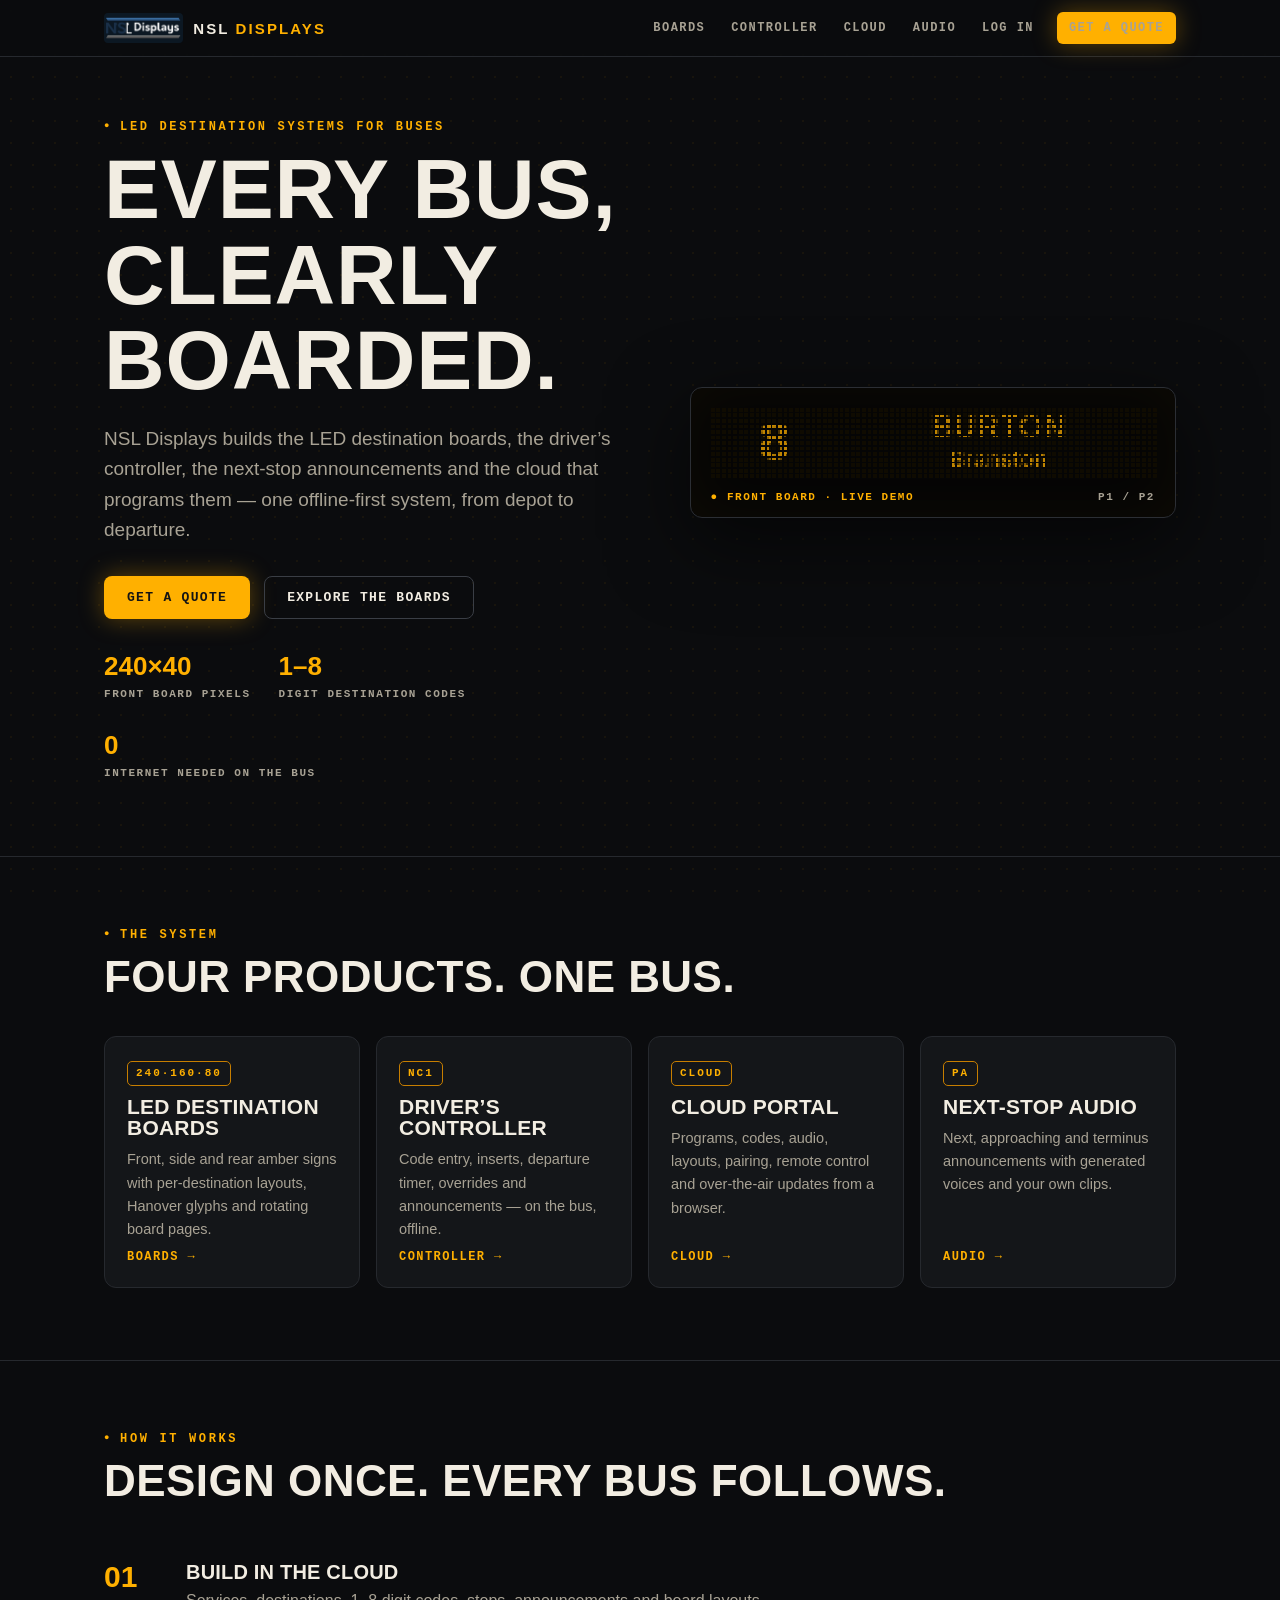
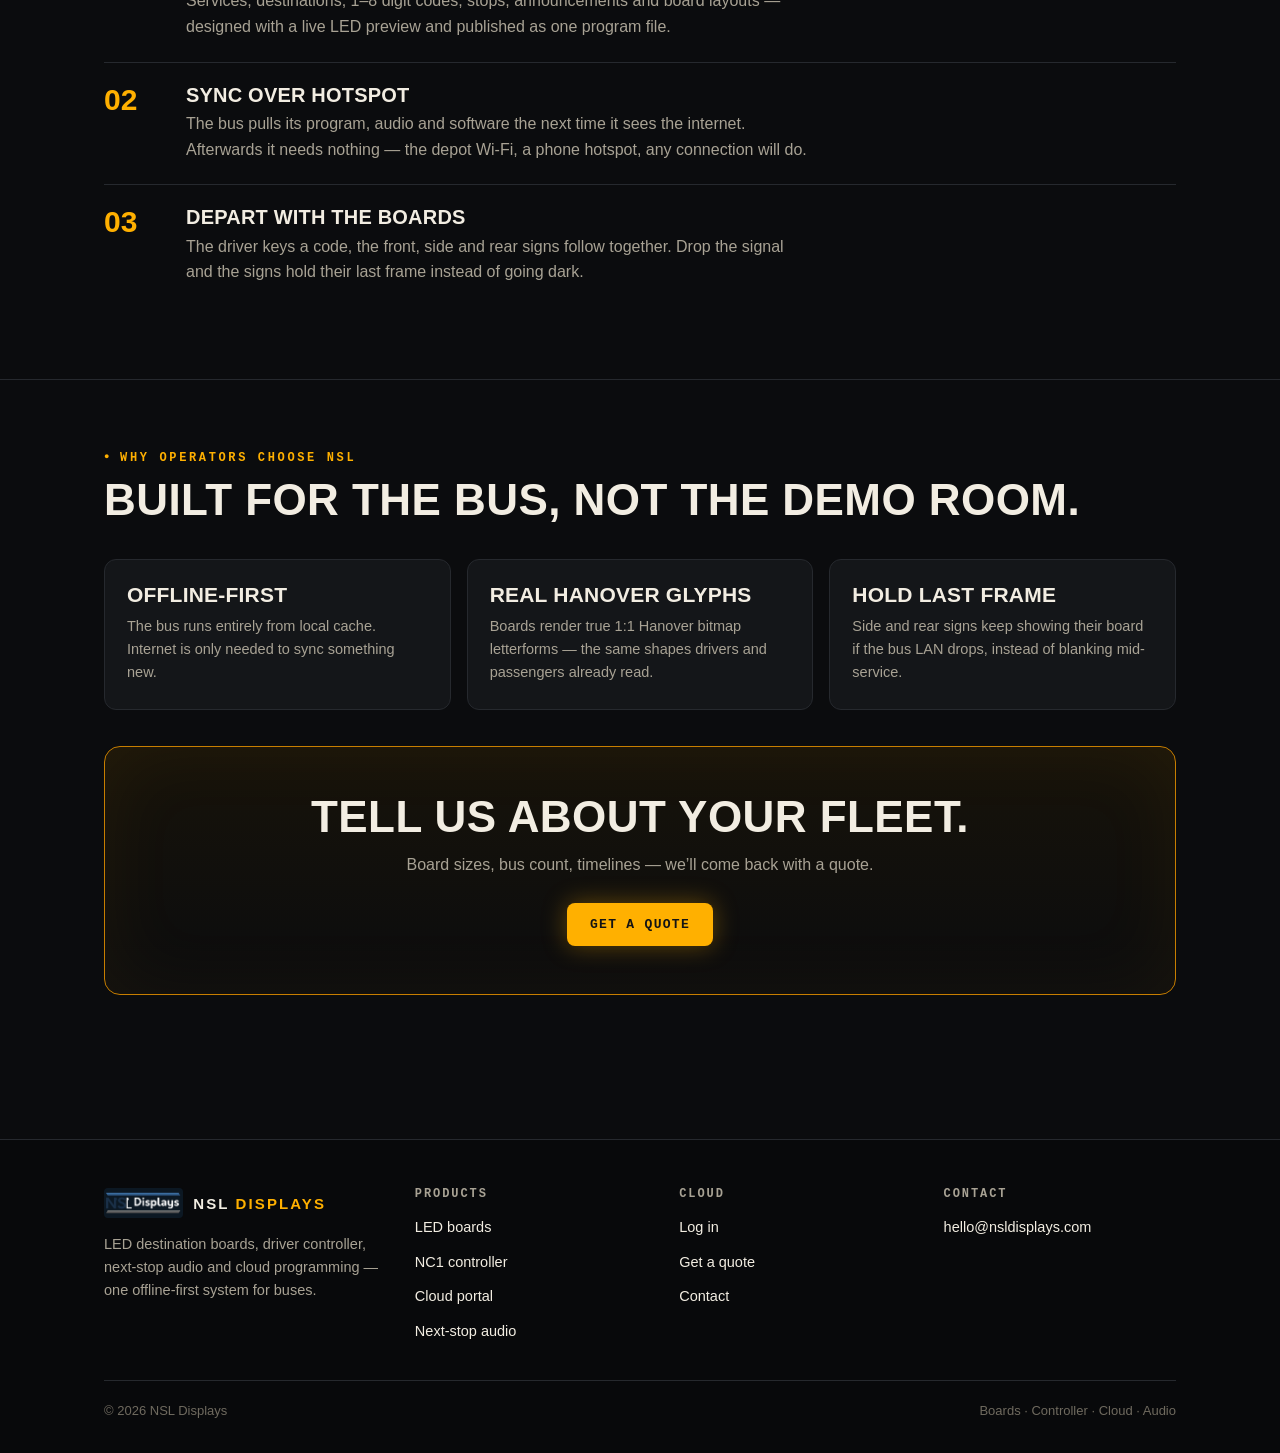
<file: site/index.html>
<!doctype html>
<html lang="en">
<head>
  <meta charset="utf-8">
  <meta name="viewport" content="width=device-width, initial-scale=1">
  <title>NSL Displays — LED destination boards, controller &amp; cloud for buses</title>
  <meta name="description" content="NSL Displays builds LED destination boards, the driver's NC1 controller, next-stop audio and the cloud that programs them — one offline-first system for your buses.">
  <link rel="icon" href="data:,">
  <link rel="stylesheet" href="assets/site.css">
</head>
<body>
  <!-- DIRECTION CONTRACT. THESIS: NSL is the operator's own display works — real boards, real controller, own cloud; refuse generic SaaS hero. OWN-WORLD: asphalt black, committed LED amber (#ffb000, glows/fields not accents), warm off-white ink, mono eyebrow labels, condensed heavy display type, LED dot-matrix motif. STORY: operator gets it in one viewport (live board cycling pages), believes via true specs, acts via Get a quote. FIRST VIEWPORT: nav left brand/right links; left column eyebrow+H1+lede+CTAs+stat strip; right live LED board canvas cycling P1/P2 every 3s. FORM: code-led Persuade, shared chrome across 6 static pages, zero external deps. FINISH: unreviewed and undocumented is unfinished; this build ends with the finish review, the verdict, DESIGN.md, and every shipping raster carrying its provenance -->
  <header class="site">
    <nav class="nav" aria-label="Main">
      <a class="brand" href="index.html"><img src="assets/nsl-logo.png" alt="NSL Displays"><b>NSL <span>Displays</span></b></a>
      <div class="nav-links">
        <a href="displays.html">Boards</a>
        <a href="controller.html">Controller</a>
        <a href="cloud.html">Cloud</a>
        <a href="audio.html">Audio</a>
        <a href="/cloud/static/">Log in</a>
        <a class="btn btn-primary btn-sm" href="contact.html" style="margin-left:8px">Get a quote</a>
      </div>
    </nav>
  </header>
  <main>
    <section class="hero">
      <div class="wrap hero-grid">
        <div>
          <p class="eyebrow">LED destination systems for buses</p>
          <h1>Every bus, clearly boarded.</h1>
          <p class="lede">NSL Displays builds the LED destination boards, the driver&rsquo;s controller, the next-stop announcements and the cloud that programs them &mdash; one offline-first system, from depot to departure.</p>
          <div class="cta-row">
            <a class="btn btn-primary" href="contact.html">Get a quote</a>
            <a class="btn btn-ghost" href="displays.html">Explore the boards</a>
          </div>
          <div class="hero-meta">
            <div><b>240&times;40</b><span>front board pixels</span></div>
            <div><b>1&ndash;8</b><span>digit destination codes</span></div>
            <div><b>0</b><span>internet needed on the bus</span></div>
          </div>
        </div>
        <div>
          <div class="board-shell">
            <canvas data-board='[{"num":"8","dest":"BURTON","via":"Branston"},{"num":"8","dest":"TOWN","via":"Station"}]' role="img" aria-label="Demo front board cycling between Burton via Branston and Town via Station"></canvas>
            <div class="board-cap"><span class="live">Front board &middot; live demo</span><span data-board-page>P1 / P2</span></div>
          </div>
        </div>
      </div>
    </section>

    <section class="block">
      <div class="wrap">
        <p class="eyebrow">The system</p>
        <h2>Four products. One bus.</h2>
        <div class="cards">
          <a class="card" href="displays.html">
            <span class="code">240&middot;160&middot;80</span>
            <h3>LED destination boards</h3>
            <p>Front, side and rear amber signs with per-destination layouts, Hanover glyphs and rotating board pages.</p>
            <span class="go">Boards &rarr;</span>
          </a>
          <a class="card" href="controller.html">
            <span class="code">NC1</span>
            <h3>Driver&rsquo;s controller</h3>
            <p>Code entry, inserts, departure timer, overrides and announcements &mdash; on the bus, offline.</p>
            <span class="go">Controller &rarr;</span>
          </a>
          <a class="card" href="cloud.html">
            <span class="code">CLOUD</span>
            <h3>Cloud portal</h3>
            <p>Programs, codes, audio, layouts, pairing, remote control and over-the-air updates from a browser.</p>
            <span class="go">Cloud &rarr;</span>
          </a>
          <a class="card" href="audio.html">
            <span class="code">PA</span>
            <h3>Next-stop audio</h3>
            <p>Next, approaching and terminus announcements with generated voices and your own clips.</p>
            <span class="go">Audio &rarr;</span>
          </a>
        </div>
      </div>
    </section>

    <section class="block">
      <div class="wrap">
        <p class="eyebrow">How it works</p>
        <h2>Design once. Every bus follows.</h2>
        <div class="steps">
          <div class="step">
            <div><h3>Build in the cloud</h3>
            <p>Services, destinations, 1&ndash;8 digit codes, stops, announcements and board layouts &mdash; designed with a live LED preview and published as one program file.</p></div>
          </div>
          <div class="step">
            <div><h3>Sync over hotspot</h3>
            <p>The bus pulls its program, audio and software the next time it sees the internet. Afterwards it needs nothing &mdash; the depot Wi-Fi, a phone hotspot, any connection will do.</p></div>
          </div>
          <div class="step">
            <div><h3>Depart with the boards</h3>
            <p>The driver keys a code, the front, side and rear signs follow together. Drop the signal and the signs hold their last frame instead of going dark.</p></div>
          </div>
        </div>
      </div>
    </section>

    <section class="block">
      <div class="wrap">
        <p class="eyebrow">Why operators choose NSL</p>
        <h2>Built for the bus, not the demo room.</h2>
        <div class="grid-3">
          <div class="card"><h3>Offline-first</h3><p>The bus runs entirely from local cache. Internet is only needed to sync something new.</p></div>
          <div class="card"><h3>Real Hanover glyphs</h3><p>Boards render true 1:1 Hanover bitmap letterforms &mdash; the same shapes drivers and passengers already read.</p></div>
          <div class="card"><h3>Hold last frame</h3><p>Side and rear signs keep showing their board if the bus LAN drops, instead of blanking mid-service.</p></div>
        </div>
        <div class="cta-band">
          <h2>Tell us about your fleet.</h2>
          <p>Board sizes, bus count, timelines &mdash; we&rsquo;ll come back with a quote.</p>
          <a class="btn btn-primary" href="contact.html">Get a quote</a>
        </div>
      </div>
    </section>
  </main>
  <footer class="site">
    <div class="wrap">
      <div class="foot-grid">
        <div>
          <a class="brand" href="index.html" style="margin-bottom:14px"><img src="assets/nsl-logo.png" alt="NSL Displays"><b>NSL <span>Displays</span></b></a>
          <p style="color:var(--muted);font-size:14.5px;max-width:34ch">LED destination boards, driver controller, next-stop audio and cloud programming &mdash; one offline-first system for buses.</p>
        </div>
        <div>
          <h4>Products</h4>
          <ul>
            <li><a href="displays.html">LED boards</a></li>
            <li><a href="controller.html">NC1 controller</a></li>
            <li><a href="cloud.html">Cloud portal</a></li>
            <li><a href="audio.html">Next-stop audio</a></li>
          </ul>
        </div>
        <div>
          <h4>Cloud</h4>
          <ul>
            <li><a href="/cloud/static/">Log in</a></li>
            <li><a href="contact.html">Get a quote</a></li>
            <li><a href="contact.html">Contact</a></li>
          </ul>
        </div>
        <div>
          <h4>Contact</h4>
          <ul>
            <li><a href="mailto:hello@nsldisplays.com">hello@nsldisplays.com</a></li>
          </ul>
        </div>
      </div>
      <div class="foot-note"><span>&copy; <span data-year>2026</span> NSL Displays</span><span>Boards &middot; Controller &middot; Cloud &middot; Audio</span></div>
    </div>
  </footer>
  <script src="assets/site.js"></script>
</body>
</html>
</file>
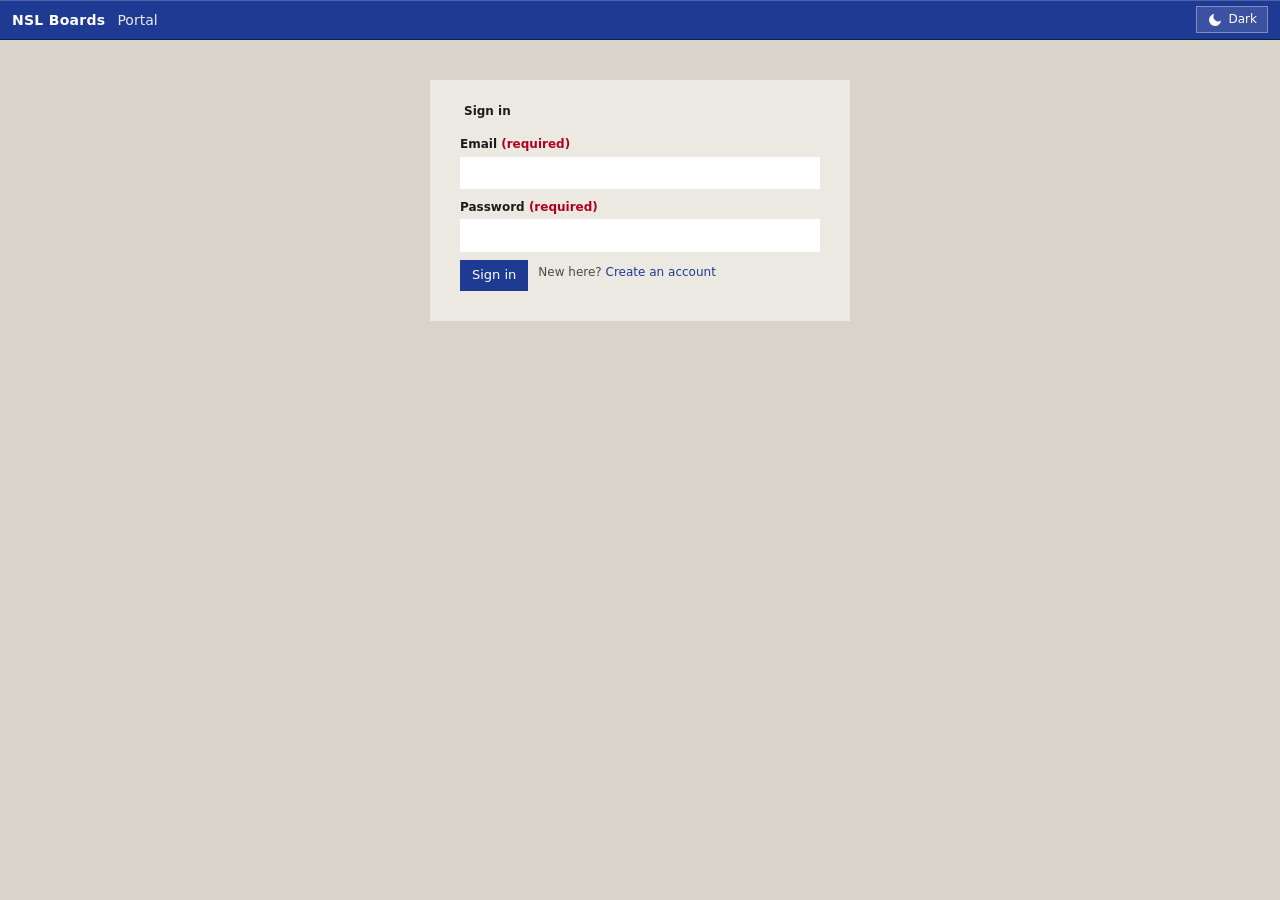
<file: portal/frontend/index.html>
<!doctype html><html><head><meta charset=utf8><meta name=viewport content="width=device-width,initial-scale=1">
<title>NSL Portal</title><link rel=icon href=data:,><link rel=stylesheet href="styles.css">
</head><body>
<div class=app>
  <div class=titlebar>
    <span class=logo>NSL Boards</span>
    <span class=subtitle>Portal</span>
    <span class=spacer></span>
    <button id=theme-toggle title="Toggle dark mode" class=icon-btn>
      <svg class="icon moon" viewBox="0 0 24 24" width="16" height="16" fill="currentColor"><path d="M21 12.79A9 9 0 1 1 11.21 3 7 7 0 0 0 21 12.79z"></path></svg>
      <svg class="icon sun" viewBox="0 0 24 24" width="16" height="16" fill="none" stroke="currentColor" stroke-width="2" stroke-linecap="round" style="display:none"><circle cx="12" cy="12" r="5"></circle><line x1="12" y1="1" x2="12" y2="3"></line><line x1="12" y1="21" x2="12" y2="23"></line><line x1="4.22" y1="4.22" x2="5.64" y2="5.64"></line><line x1="18.36" y1="18.36" x2="19.78" y2="19.78"></line><line x1="1" y1="12" x2="3" y2="12"></line><line x1="21" y1="12" x2="23" y2="12"></line><line x1="4.22" y1="19.78" x2="5.64" y2="18.36"></line><line x1="18.36" y1="5.64" x2="19.78" y2="4.22"></line></svg>
      <span class=label>Dark</span>
    </button>
    <span id=who style="display:none">Not signed in</span>
    <select id=orgsel aria-label="Organisation" style="display:none"></select>
    <button id=btn-logout style="display:none">Sign out</button>
  </div>

  <div id=authview>
    <div class=window>
      <div id=auth-signin class=group>
        <div class=grouptitle>Sign in</div>
        <form id=form-login>
          <div class=row>
            <div class=col><label for=si-email>Email <span class=req>(required)</span></label><input id=si-email type=email autocomplete=username></div>
            <div class=col><label for=si-pass>Password <span class=req>(required)</span></label><input id=si-pass type=password autocomplete=current-password></div>
          </div>
          <div class=row><button type=submit class=primary>Sign in</button>
            <span class=hint>New here? <a href="#" id=link-signup>Create an account</a></span></div>
          <div class=err id=si-err></div>
        </form>
      </div>
      <div id=auth-signup class=group style="display:none">
        <div class=grouptitle>Create account</div>
        <form id=form-signup>
          <p class=hint>Creates your login <b>and</b> a new organisation. You become its owner and can invite others later.</p>
          <div class=row>
            <div class=col><label for=su-name>Your name</label><input id=su-name autocomplete=name></div>
            <div class=col><label for=su-org>Organisation name <span class=req>(required)</span></label><input id=su-org></div>
          </div>
          <div class=row>
            <div class=col><label for=su-email>Email <span class=req>(required)</span></label><input id=su-email type=email autocomplete=email></div>
            <div class=col><label for=su-pass>Password <span class=req>(required, min 8 characters)</span></label><input id=su-pass type=password autocomplete=new-password></div>
          </div>
          <div class=row>
            <div class=col><label for=su-pass2>Confirm password <span class=req>(required)</span></label><input id=su-pass2 type=password autocomplete=new-password></div>
          </div>
          <div class=row><button type=submit class=primary>Create account &amp; organisation</button>
            <span class=hint>Already have an account? <a href="#" id=link-signin>Sign in</a></span></div>
          <div class=err id=su-err></div>
        </form>
      </div>
    </div>
  </div>

  <div class=workspace id=mainview style="display:none">
    <aside class=sidebar>
      <div class=section>
        <h2>Build</h2>
        <nav class=nav id=main-nav>
          <button class="nav-item on" data-section=programs>Programs</button>
          <button class=nav-item data-section=codes>Codes</button>
          <button class=nav-item data-section=audio>Audio &amp; Voices</button>
          <button class=nav-item data-section=tfl>Audio creator</button>
          <button class=nav-item data-section=fonts>Fonts</button>
        </nav>
      </div>
      <div class=section>
        <h2>Deploy</h2>
        <nav class=nav>
          <button class=nav-item data-section=controllers>Controllers</button>
          <button class=nav-item data-section=remote>Remote control</button>
          <button class=nav-item data-section=nextstop>Next stop</button>
          <button class=nav-item data-section=pins>GPIO pins</button>
        </nav>
      </div>
    </aside>

    <main class=main>
      <div class=window>
        <div class=err id=err></div>

        <section id=tab-programs>
          <div class=group>
            <div class=grouptitle>Programs</div>
            <div class=row>
              <div class=col><label for=np-name>New program name <span class=req>(required)</span></label><input id=np-name></div>
              <div style="flex:0 0 140px"><label for=np-width>Logical width (px)</label><input id=np-width type=number value=240></div>
              <div style="align-self:end"><button id=btn-newprog class=primary>New program</button></div>
            </div>
            <div class=prog-list>
              <table><thead><tr><th>Program</th><th>Published</th><th>Actions</th></tr></thead><tbody id=progrows></tbody></table>
            </div>
          </div>
          <div class=group id=progdetail style="display:none"><div class=grouptitle>Program detail</div>
            <div id=pd-body></div>
          </div>
        </section>

        <section id=tab-codes style="display:none">
          <div class=group><div class=grouptitle>Destination codes</div>
            <p class=hint>Every destination has a code of 1–8 digits, unique within the program.</p>
            <div class=row><div class=col><label for=codes-prog>Program</label><select id=codes-prog></select></div>
              <div style="align-self:end"><button id=btn-codes class=primary>Load codes</button></div></div>
            <div class=dest-list>
              <table><thead><tr><th>Code</th><th>Service</th><th>Destination</th></tr></thead><tbody id=coderows></tbody></table>
            </div>
          </div>
        </section>

        <section id=tab-controllers style="display:none">
          <div class=group><div class=grouptitle>Controllers</div>
            <div class=row>
              <div style="flex:0 0 140px"><label for=pair-code>Pairing code</label><input id=pair-code maxlength=6></div>
              <div class=col><label for=pair-name>Controller name <span class=req>(required)</span></label><input id=pair-name></div>
              <div style="align-self:end" class=row><button id=btn-pair class=primary>Pair controller</button>
                <button id=btn-sim title="Register a fake device to get a code for testing">Simulate device</button></div>
            </div>
            <table><thead><tr><th>Name</th><th>Status</th><th>Last seen</th><th>App</th><th>Programs</th><th>Actions</th></tr></thead><tbody id=ctlrows></tbody></table>
          </div>
          <div class=group><div class=grouptitle>Software releases</div>
            <p class=hint>Upload a signed .tar.gz bundle to make it available for over-the-air updates. Generate a key pair with <code>python3 tools/generate-release-key.py</code> and set <code>NSL_RELEASE_PRIVATE_KEY</code> on the portal host so bundles are signed automatically.</p>
            <div class=row>
              <div style="flex:0 0 140px"><label for=rel-version>Version</label><input id=rel-version placeholder="e.g. 1.1.0"></div>
              <div style="flex:0 0 140px"><label for=rel-channel>Channel</label><select id=rel-channel><option value=stable>stable</option><option value=beta>beta</option><option value=dev>dev</option></select></div>
              <div class=col><label for=rel-file>Bundle (.tar.gz)</label><input id=rel-file type=file accept=".tar.gz,.tgz,application/gzip"></div>
              <div style="align-self:end"><button id=btn-rel-upload class=primary>Upload release</button></div>
            </div>
            <div id=rel-msg class=hint></div>
            <table><thead><tr><th>Version</th><th>Channel</th><th>Size</th><th>Uploaded</th></tr></thead><tbody id=relrows></tbody></table>
          </div>
          <dialog id=token-dialog>
            <div class=grouptitle>Device token - copy it now</div>
            <p class=hint id=token-sub>This token is shown <b>once</b>. The Pi needs it to talk to the portal. Lose it and use “Rotate token” on the controller row for a new one.</p>
            <div class=row><div class=col><label for=token-value>Device token</label><input id=token-value readonly></div>
              <div style="align-self:end"><button id=btn-token-copy>Copy</button></div></div>
            <div><label for=token-pi>On the Pi (replace the NSL_TOKEN line, keep PORTAL_URL)</label><pre id=token-pi></pre></div>
            <div class=row style="justify-content:flex-end"><button id=btn-token-close class=primary>Done</button></div>
          </dialog>
        </section>

        <section id=tab-audio style="display:none">
          <div class=group><div class=grouptitle>Audio clips</div>
            <p class=hint>Clips are picked by name everywhere - stops, services and announcements. Names use lowercase letters, numbers and dashes.</p>
            <div class=row>
              <div class=col><label for=au-name>Clip name <span class=req>(required)</span></label><input id=au-name><div class=hint>e.g. derby-bus-station. Auto-filled from the file - edit before uploading.</div><div class=err id=au-name-err></div></div>
              <div class=col><label for=au-file>Audio file (MP3/WAV/OGG/M4A/FLAC, max 50 MB) <span class=req>(required)</span></label><input id=au-file type=file accept="audio/*,.flac,.wav,.mp3,.ogg,.m4a"></div>
              <div style="align-self:end"><button id=btn-upload class=primary>Upload</button></div>
            </div>
            <table><thead><tr><th>Clip name</th><th>Source</th><th>Preview</th><th>Actions</th></tr></thead><tbody id=audiorows></tbody></table>
          </div>
          <dialog id=clip-del-dialog>
            <div class=grouptitle id=cdd-title>Delete clip</div>
            <div id=cdd-uses class=hint></div>
            <div><label for=cdd-replace>Replace all uses with</label><select id=cdd-replace></select>
              <div class=hint>Pick another clip, or Silent to leave those stops and announcements with no audio.</div></div>
            <div class=err id=cdd-err></div>
            <div class=row style="justify-content:flex-end"><button id=cdd-cancel>Cancel</button><button id=cdd-confirm class=primary>Replace &amp; delete</button></div>
          </dialog>
          <div class=group><div class=grouptitle>Generate with Piper</div>
            <p class=hint>Without an uploaded voice this saves an audible preview tone (not silence) so you can test playback. Upload a voice below for real speech.</p>
            <div><label for=gen-text>Text to speak <span class=req>(required)</span></label><textarea id=gen-text rows=2></textarea></div>
            <div class=row>
              <div class=col><label for=gen-name>Clip name <span class=req>(required)</span></label><input id=gen-name><div class=hint>e.g. derby-bus-station. Auto-suggested from the text - edit before generating.</div><div class=err id=gen-name-err></div></div>
              <div style="flex:0 0 160px"><label for=gen-voice>Voice</label><select id=gen-voice></select></div>
              <div style="flex:0 0 140px"><label for=gen-speaker>Speaker</label><select id=gen-speaker></select></div>
              <div style="flex:0 0 100px"><label for=gen-speed>Speed</label><input id=gen-speed type=number step=0.1 value=1.0></div>
              <div style="align-self:end"><button id=btn-generate class=primary>Generate</button></div>
            </div>
          </div>
          <div class=group><div class=grouptitle>Voices</div>
            <table><thead><tr><th>Name</th><th>Language</th><th>Sample rate</th><th>Speakers</th></tr></thead><tbody id=voicerows></tbody></table>
            <div class=row>
              <div style="flex:0 0 160px"><label for=vv-name>Voice name <span class=req>(required)</span></label><input id=vv-name></div>
              <div class=col><label for=vv-model>Model file (.onnx) <span class=req>(required)</span></label><input id=vv-model type=file accept=".onnx"></div>
              <div class=col><label for=vv-config>Config file (.onnx.json) <span class=req>(required)</span></label><input id=vv-config type=file accept=".json"></div>
              <div style="align-self:end"><button id=btn-voice class=primary>Upload voice</button></div>
            </div>
          </div>
        </section>

        <section id=tab-tfl style="display:none">
          <div class=group><div class=grouptitle>Audio creator - cut TfL announcements</div>
            <p class=hint>Search the iBus library - <b>Stops</b>, <b>Destinations</b>, <b>Routes</b> and <b>Originals</b> (e.g. <b>Morrisons</b>, a terminus, a route number, or S_WESTCOMBE…). Load a file, drag a region on the waveform, then save. The trimmed clip uploads straight to your Audio library so you can pick it in the stops portal.</p>
            <div class=row>
              <div class=col><label for=tfl-q>Search announcements</label><input id=tfl-q placeholder="e.g. Morrisons"></div>
              <div style="flex:0 0 180px"><label for=tfl-folder>Library</label><select id=tfl-folder><option value="">All libraries</option><option value=Stops>Stops</option><option value=Destinations>Destinations</option><option value=Routes>Routes</option><option value=Original>Originals</option></select></div>
              <div style="align-self:end" class=row><button id=btn-tfl-search class=primary>Search</button></div>
            </div>
            <div id=tfl-count class=hint></div>
            <div class=dest-list><table><thead><tr><th>Announcement</th><th>Library</th><th></th></tr></thead><tbody id=tfl-rows></tbody></table></div>
          </div>
          <div class=group id=tfl-editor style="display:none"><div class=grouptitle id=tfl-title>Trim</div>
            <audio id=tfl-audio controls style="width:100%"></audio>
            <div><label>Waveform - drag to select the bit to keep</label><canvas id=tfl-wave style="width:100%;height:110px;border:1px solid #888;background:#111;display:block"></canvas></div>
            <div class=row>
              <div style="flex:0 0 120px"><label for=tfl-start>Start (s)</label><input id=tfl-start type=number step=0.01 min=0 value=0></div>
              <div style="flex:0 0 120px"><label for=tfl-end>End (s)</label><input id=tfl-end type=number step=0.01 min=0 value=0></div>
              <div style="flex:0 0 120px"><label>Length</label><div id=tfl-dur class=hint>-</div></div>
              <div style="align-self:end" class=row><button id=btn-tfl-play-sel class=primary>Play selection</button></div>
            </div>
            <div class=row>
              <div class=col><label for=tfl-name>Clip name <span class=req>(required)</span></label><input id=tfl-name><div class=hint>Lowercase, numbers and dashes. Auto-filled from the file - edit before saving.</div><div class=err id=tfl-name-err></div></div>
              <div style="align-self:end" class=row><button id=btn-tfl-save class=primary>Cut &amp; save to library</button><button id=btn-tfl-add-merge>Add selection to merge</button></div>
            </div>
            <div id=tfl-save-msg class=hint></div>
            <div class=err id=tfl-err></div>
          </div>
          <div class=group><div class=grouptitle>Merge timeline - join words into one clip</div>
            <p class=hint>Example: load <b>Bloomfield Road…</b>, trim to just “Bloomfield”, press “Add selection to merge”. Then load a <b>Crescent</b> file, trim to “Crescent”, add it too. Tweak each part's trim inline (or press <b>Trim</b> to load it back into the waveform editor), set the gap or crossfade on each transition, preview the exact result, then save - and come back to tweak and re-save any time.</p>
            <div id=tfl-merge-list class=hint>No parts yet - add selections with the button above, or “+ Merge” a whole file from the search results.</div>
            <div><label>Merged preview (exactly what save will produce)</label><canvas id=tfl-merge-wave style="width:100%;height:70px;border:1px solid #888;background:#111;display:block"></canvas></div>
            <div id=tfl-merge-total class=hint></div>
            <div class=row>
              <div class=col><label for=tfl-merge-name>Merged clip name <span class=req>(required)</span></label><input id=tfl-merge-name><div class=err id=tfl-merge-name-err></div></div>
              <div style="align-self:end" class=row><button id=btn-tfl-play-merge>Play merged</button><button id=btn-tfl-merge-save class=primary>Merge &amp; save</button><button id=btn-tfl-merge-clear>Clear</button></div>
            </div>
            <div id=tfl-merge-msg class=hint></div>
            <div class=err id=tfl-merge-err></div>
          </div>
        </section>

        <section id=tab-remote style="display:none">
          <div class=group><div class=grouptitle>Remote control (device must be online)</div>
            <div class=row><div class=col><label for=rc-ctl>Controller</label><select id=rc-ctl></select></div>
              <div style="align-self:end"><button id=btn-rc-refresh>Refresh</button></div></div>
            <div id=rc-state class=hint>Select a controller.</div>
            <div class=group><div class=grouptitle>Software update</div>
              <div id=rc-update class=hint>Select a controller to see update status.</div>
              <div class=row><button id=btn-rc-update>Update now</button></div>
            </div>
            <div class=group><div class=grouptitle>Now on the bus</div>
              <div id=rc-live class=hint>Select a controller to see its current stop.</div>
            </div>
            <div class=row>
              <div class=col><label for=rc-code>Destination code (1–8 digits)</label><input id=rc-code maxlength=8 inputmode=numeric></div>
              <div style="align-self:end"><button id=btn-rc-code class=primary>Select destination</button></div>
            </div>
            <div id=rc-result class=hint></div>
            <details><summary>More controls (stops, announcements, override, volume, program)</summary>
              <div class=row>
                <button id=btn-prev>Prev stop</button><button id=btn-next>Next stop</button>
                <button id=btn-an>Announce next</button><button id=btn-aa>Announce approaching</button>
              </div>
              <div class=row>
                <div class=col><label for=rc-ov>Override text</label><input id=rc-ov></div>
                <div style="align-self:end" class=row><button id=btn-ov>Apply override</button><button id=btn-ovc>Clear override</button></div>
              </div>
              <div class=row>
                <div style="flex:0 0 140px"><label for=rc-vol>Volume (0–100)</label><input id=rc-vol type=number min=0 max=100 value=80></div>
                <div style="align-self:end" class=row><button id=btn-vol>Set volume</button><button id=btn-mute>Mute</button></div>
              </div>
              <div class=row>
                <div class=col><label for=rc-prog>Program</label><select id=rc-prog></select></div>
                <div style="align-self:end"><button id=btn-rc-prog>Select program</button></div>
              </div>
            </details>
          </div>
        </section>

        <section id=tab-nextstop style="display:none">
        </section>

        <section id=tab-fonts style="display:none">
        </section>

        <section id=tab-pins style="display:none">
          <div class=group><div class=grouptitle>GPIO pins - free vs reserved (Raspberry Pi 4B, 40-pin header)</div>
            <p class=hint>Grey pins are taken by the LED matrix (HUB75) and can't be used for buttons. Green pins are free GPIOs. Black/red are power/ground, brown is the EEPROM ID pair - none of those are usable either. Pick a controller to use its matrix mapping; otherwise the default (regular, parallel 1) is shown.</p>
            <div class=row>
              <div class=col><label for=pins-ctl>Controller (for its matrix mapping)</label><select id=pins-ctl><option value="">Default mapping (regular, parallel 1)</option></select></div>
              <div style="align-self:end"><button id=btn-pins-refresh class=primary>Refresh</button></div>
            </div>
            <div id=pins-summary class=hint></div>
            <div class=pins-legend>
              <span class="pin-swatch free"></span> free GPIO
              <span class="pin-swatch reserved"></span> reserved (matrix)
              <span class="pin-swatch power"></span> power
              <span class="pin-swatch ground"></span> ground
              <span class="pin-swatch eeprom"></span> EEPROM
            </div>
            <div id=pins-board class=pins-board></div>
            <div class=err id=pins-err></div>
          </div>
        </section>

      </div>
    </main>
  </div>
</div>

<script src="layout.js"></script>
<script src="nextstop.js"></script>
<script src="fonts.js"></script>
<script src="fontedit.js"></script>
<script src="app.js"></script>
</body></html>
</file>
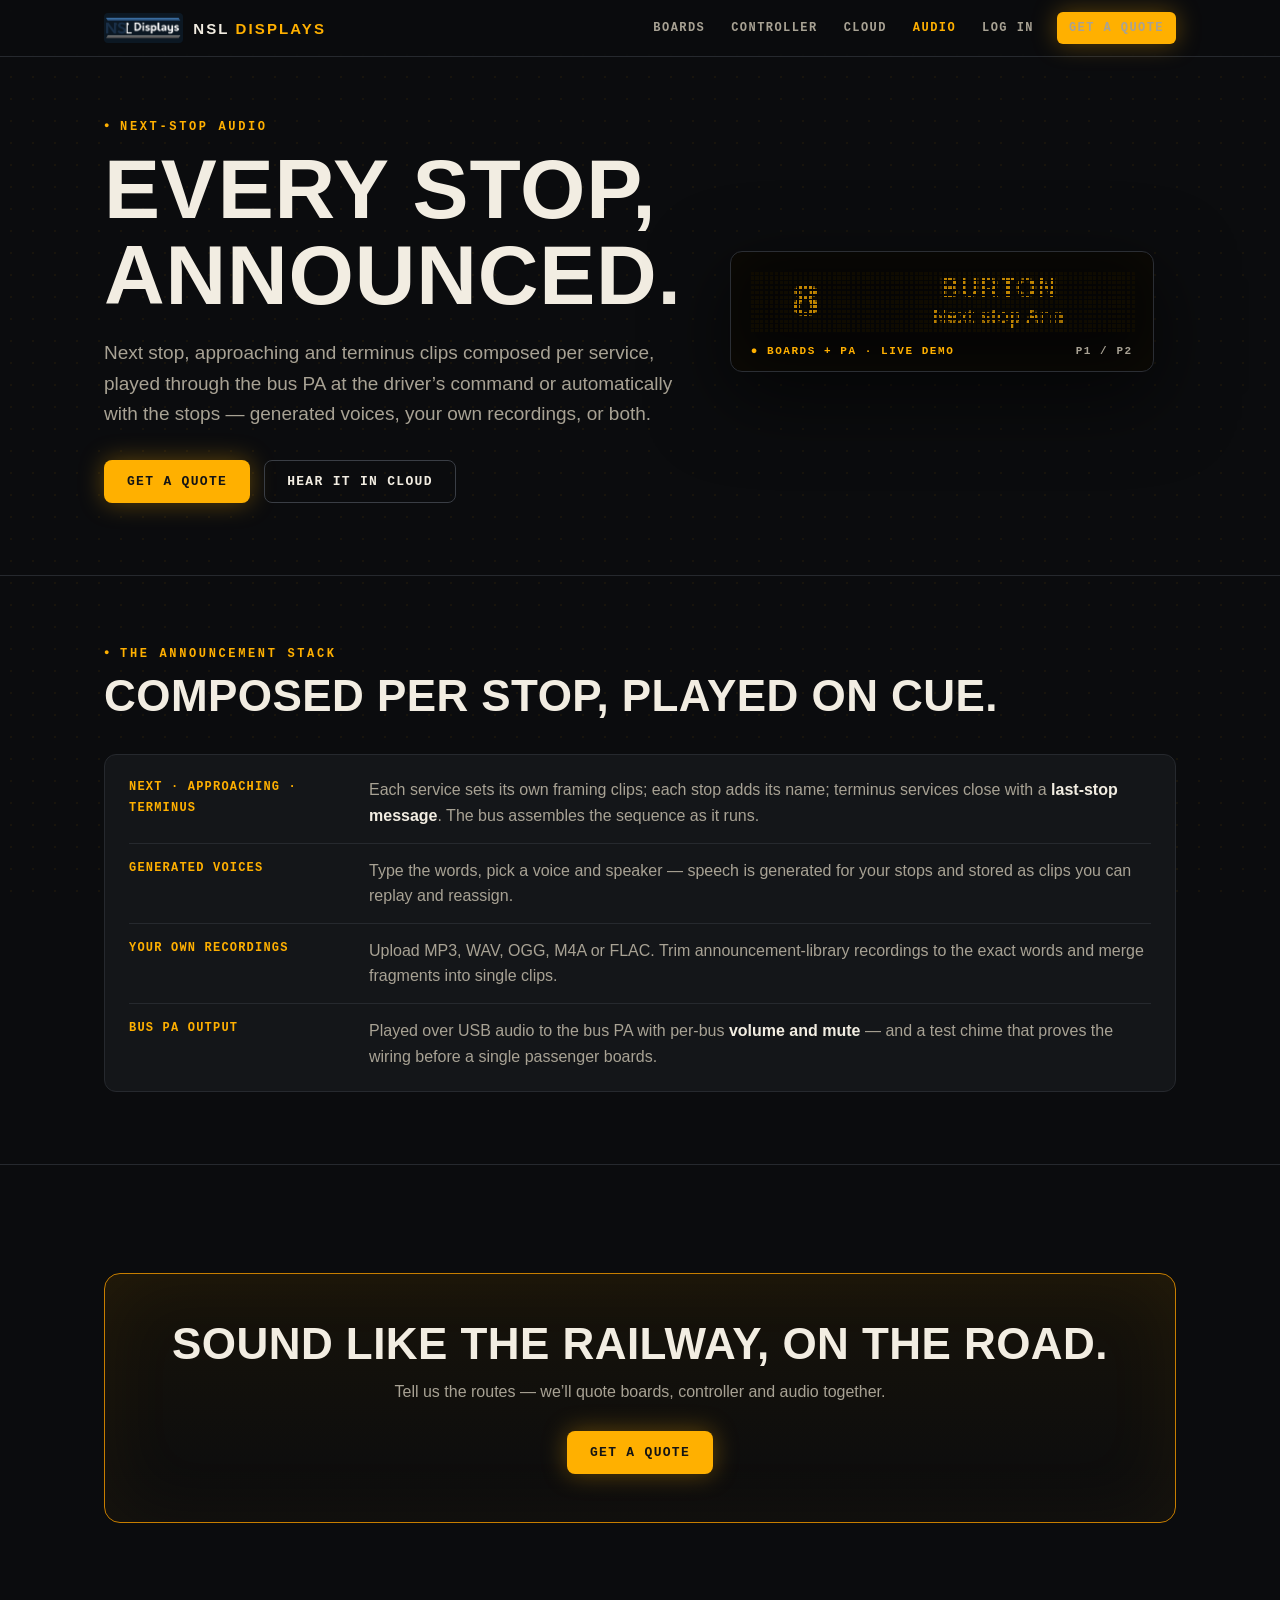
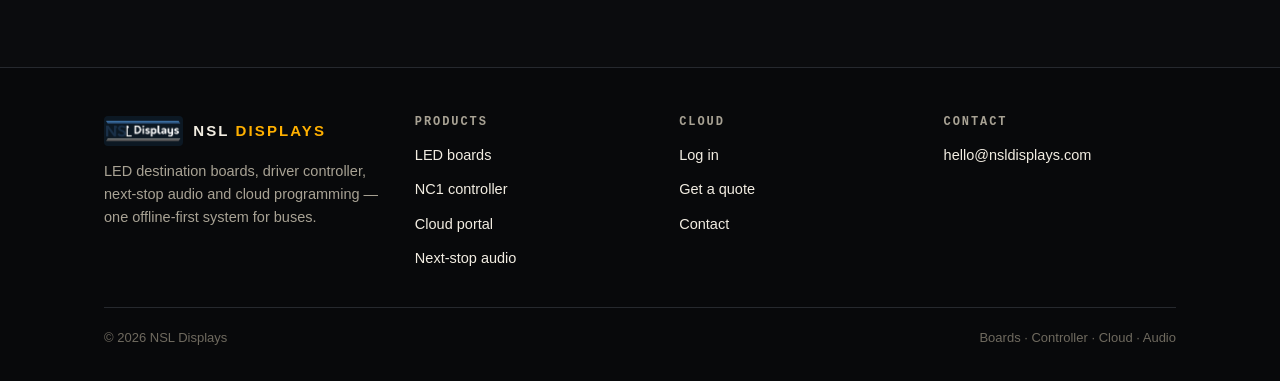
<file: site/audio.html>
<!doctype html>
<html lang="en">
<head>
  <meta charset="utf-8">
  <meta name="viewport" content="width=device-width, initial-scale=1">
  <title>Next-stop audio — NSL Displays</title>
  <meta name="description" content="Next, approaching and terminus announcements with generated voices and your own clips, played through the bus PA.">
  <link rel="icon" href="data:,">
  <link rel="stylesheet" href="assets/site.css">
</head>
<body>
  <!-- Surface in the NSL world (see index.html contract): Persuade, product page. -->
  <header class="site">
    <nav class="nav" aria-label="Main">
      <a class="brand" href="index.html"><img src="assets/nsl-logo.png" alt="NSL Displays"><b>NSL <span>Displays</span></b></a>
      <div class="nav-links">
        <a href="displays.html">Boards</a>
        <a href="controller.html">Controller</a>
        <a href="cloud.html">Cloud</a>
        <a class="on" href="audio.html">Audio</a>
        <a href="/cloud/static/">Log in</a>
        <a class="btn btn-primary btn-sm" href="contact.html" style="margin-left:8px">Get a quote</a>
      </div>
    </nav>
  </header>
  <main>
    <section class="hero">
      <div class="wrap hero-grid">
        <div>
          <p class="eyebrow">Next-stop audio</p>
          <h1>Every stop, announced.</h1>
          <p class="lede">Next stop, approaching and terminus clips composed per service, played through the bus PA at the driver&rsquo;s command or automatically with the stops &mdash; generated voices, your own recordings, or both.</p>
          <div class="cta-row">
            <a class="btn btn-primary" href="contact.html">Get a quote</a>
            <a class="btn btn-ghost" href="cloud.html">Hear it in Cloud</a>
          </div>
        </div>
        <div>
          <div class="board-shell">
            <canvas data-board='[{"num":"8","dest":"BURTON","via":"Next stop Ann"},{"num":"8","dest":"BURTON","via":"Terminating"}]' role="img" aria-label="Demo board paired with announcements"></canvas>
            <div class="board-cap"><span class="live">Boards + PA &middot; live demo</span><span data-board-page>P1 / P2</span></div>
          </div>
        </div>
      </div>
    </section>

    <section class="block">
      <div class="wrap">
        <p class="eyebrow">The announcement stack</p>
        <h2>Composed per stop, played on cue.</h2>
        <div class="spec">
          <div class="spec-row"><b>Next &middot; approaching &middot; terminus</b><span>Each service sets its own framing clips; each stop adds its name; terminus services close with a <strong>last-stop message</strong>. The bus assembles the sequence as it runs.</span></div>
          <div class="spec-row"><b>Generated voices</b><span>Type the words, pick a voice and speaker &mdash; speech is generated for your stops and stored as clips you can replay and reassign.</span></div>
          <div class="spec-row"><b>Your own recordings</b><span>Upload MP3, WAV, OGG, M4A or FLAC. Trim announcement-library recordings to the exact words and merge fragments into single clips.</span></div>
          <div class="spec-row"><b>Bus PA output</b><span>Played over USB audio to the bus PA with per-bus <strong>volume and mute</strong> &mdash; and a test chime that proves the wiring before a single passenger boards.</span></div>
        </div>
      </div>
    </section>

    <section class="block">
      <div class="wrap">
        <div class="cta-band">
          <h2>Sound like the railway, on the road.</h2>
          <p>Tell us the routes &mdash; we&rsquo;ll quote boards, controller and audio together.</p>
          <a class="btn btn-primary" href="contact.html">Get a quote</a>
        </div>
      </div>
    </section>
  </main>
  <footer class="site">
    <div class="wrap">
      <div class="foot-grid">
        <div>
          <a class="brand" href="index.html" style="margin-bottom:14px"><img src="assets/nsl-logo.png" alt="NSL Displays"><b>NSL <span>Displays</span></b></a>
          <p style="color:var(--muted);font-size:14.5px;max-width:34ch">LED destination boards, driver controller, next-stop audio and cloud programming &mdash; one offline-first system for buses.</p>
        </div>
        <div>
          <h4>Products</h4>
          <ul>
            <li><a href="displays.html">LED boards</a></li>
            <li><a href="controller.html">NC1 controller</a></li>
            <li><a href="cloud.html">Cloud portal</a></li>
            <li><a href="audio.html">Next-stop audio</a></li>
          </ul>
        </div>
        <div>
          <h4>Cloud</h4>
          <ul>
            <li><a href="/cloud/static/">Log in</a></li>
            <li><a href="contact.html">Get a quote</a></li>
            <li><a href="contact.html">Contact</a></li>
          </ul>
        </div>
        <div>
          <h4>Contact</h4>
          <ul>
            <li><a href="mailto:hello@nsldisplays.com">hello@nsldisplays.com</a></li>
          </ul>
        </div>
      </div>
      <div class="foot-note"><span>&copy; <span data-year>2026</span> NSL Displays</span><span>Boards &middot; Controller &middot; Cloud &middot; Audio</span></div>
    </div>
  </footer>
  <script src="assets/site.js"></script>
</body>
</html>
</file>
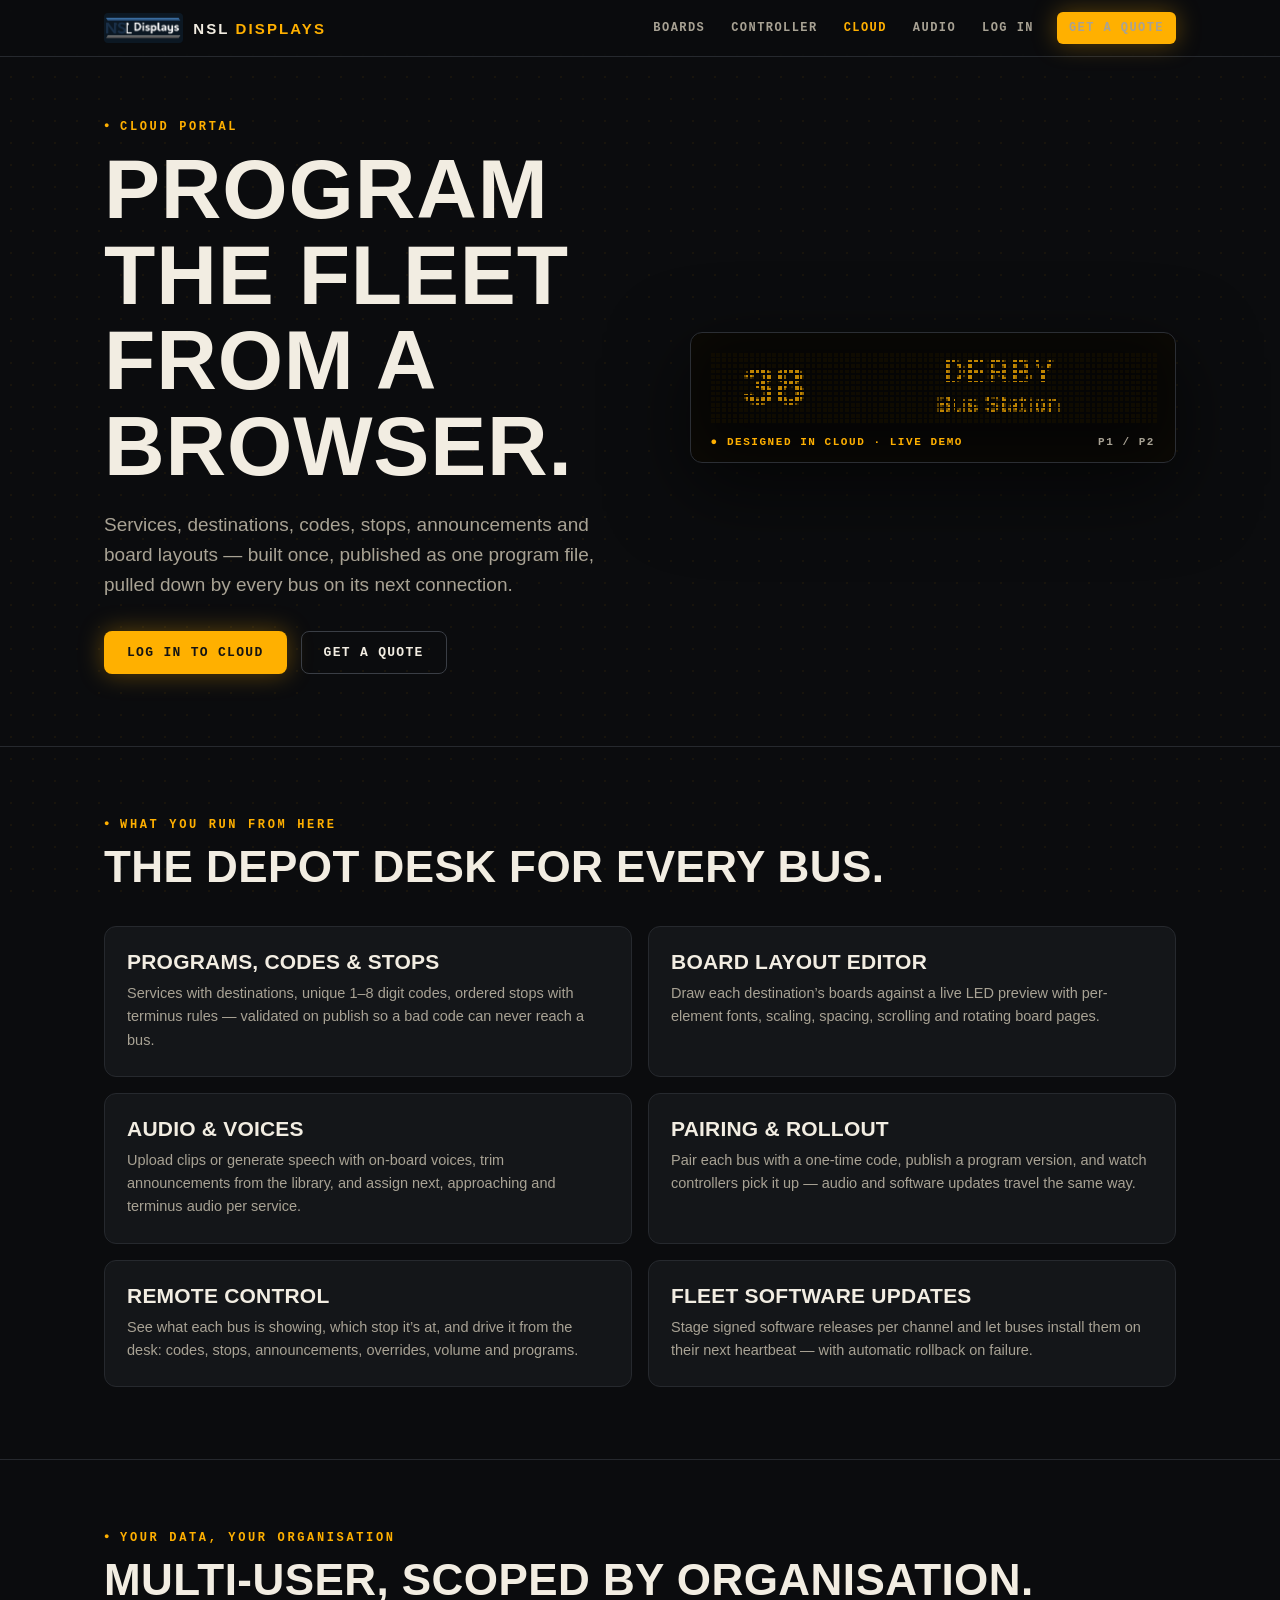
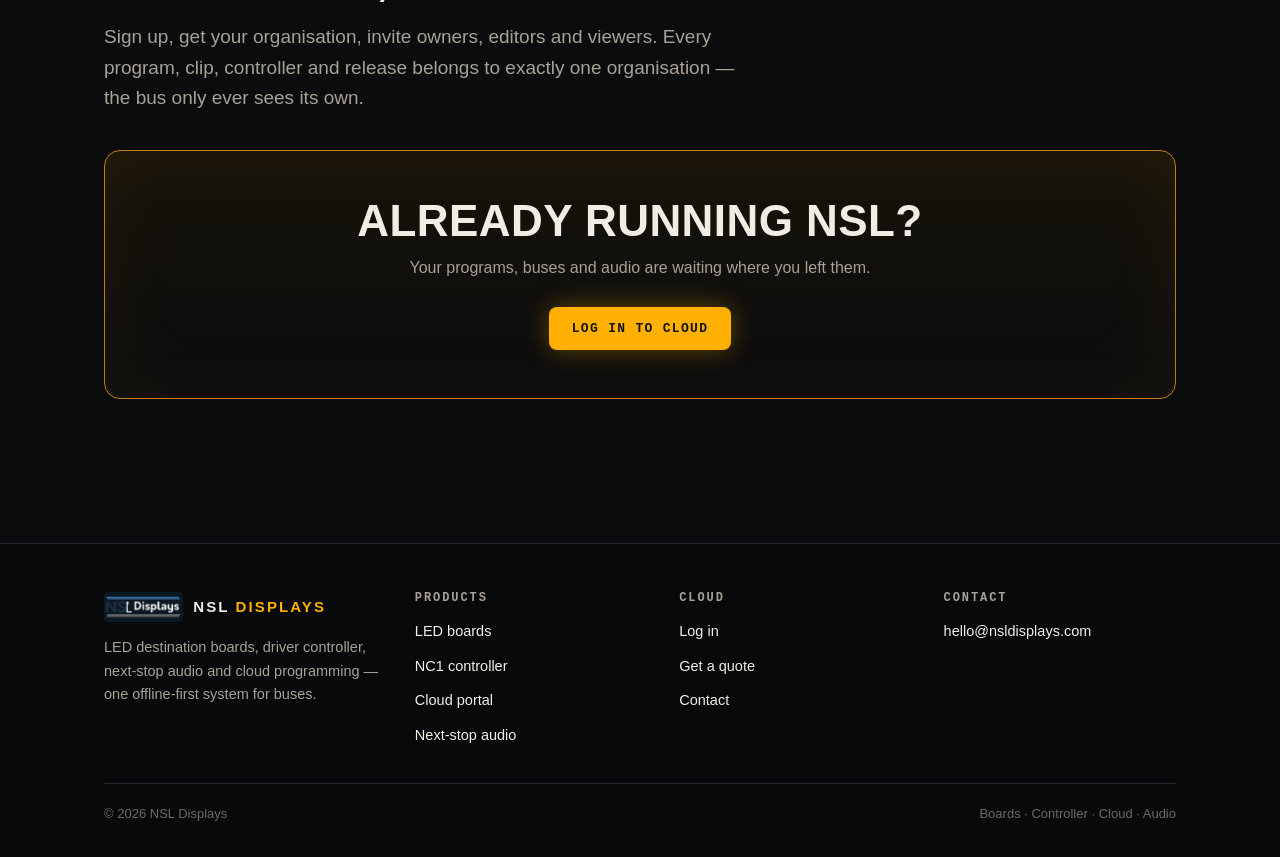
<file: site/cloud.html>
<!doctype html>
<html lang="en">
<head>
  <meta charset="utf-8">
  <meta name="viewport" content="width=device-width, initial-scale=1">
  <title>Cloud portal — NSL Displays</title>
  <meta name="description" content="Program the fleet from a browser: services, codes, audio, board layouts, pairing, remote control and over-the-air updates.">
  <link rel="icon" href="data:,">
  <link rel="stylesheet" href="assets/site.css">
</head>
<body>
  <!-- Surface in the NSL world (see index.html contract): Persuade, product page. -->
  <header class="site">
    <nav class="nav" aria-label="Main">
      <a class="brand" href="index.html"><img src="assets/nsl-logo.png" alt="NSL Displays"><b>NSL <span>Displays</span></b></a>
      <div class="nav-links">
        <a href="displays.html">Boards</a>
        <a href="controller.html">Controller</a>
        <a class="on" href="cloud.html">Cloud</a>
        <a href="audio.html">Audio</a>
        <a href="/cloud/static/">Log in</a>
        <a class="btn btn-primary btn-sm" href="contact.html" style="margin-left:8px">Get a quote</a>
      </div>
    </nav>
  </header>
  <main>
    <section class="hero">
      <div class="wrap hero-grid">
        <div>
          <p class="eyebrow">Cloud portal</p>
          <h1>Program the fleet from a browser.</h1>
          <p class="lede">Services, destinations, codes, stops, announcements and board layouts &mdash; built once, published as one program file, pulled down by every bus on its next connection.</p>
          <div class="cta-row">
            <a class="btn btn-primary" href="/cloud/static/">Log in to Cloud</a>
            <a class="btn btn-ghost" href="contact.html">Get a quote</a>
          </div>
        </div>
        <div>
          <div class="board-shell">
            <canvas data-board='[{"num":"38","dest":"DERBY","via":"Bus Station"},{"num":"V3","dest":"VIC PARK","via":"Night Bus"}]' role="img" aria-label="Demo board showing programmed destinations"></canvas>
            <div class="board-cap"><span class="live">Designed in Cloud &middot; live demo</span><span data-board-page>P1 / P2</span></div>
          </div>
        </div>
      </div>
    </section>

    <section class="block">
      <div class="wrap">
        <p class="eyebrow">What you run from here</p>
        <h2>The depot desk for every bus.</h2>
        <div class="grid-2">
          <div class="card"><h3>Programs, codes &amp; stops</h3><p>Services with destinations, unique 1&ndash;8 digit codes, ordered stops with terminus rules &mdash; validated on publish so a bad code can never reach a bus.</p></div>
          <div class="card"><h3>Board layout editor</h3><p>Draw each destination&rsquo;s boards against a live LED preview with per-element fonts, scaling, spacing, scrolling and rotating board pages.</p></div>
          <div class="card"><h3>Audio &amp; voices</h3><p>Upload clips or generate speech with on-board voices, trim announcements from the library, and assign next, approaching and terminus audio per service.</p></div>
          <div class="card"><h3>Pairing &amp; rollout</h3><p>Pair each bus with a one-time code, publish a program version, and watch controllers pick it up &mdash; audio and software updates travel the same way.</p></div>
          <div class="card"><h3>Remote control</h3><p>See what each bus is showing, which stop it&rsquo;s at, and drive it from the desk: codes, stops, announcements, overrides, volume and programs.</p></div>
          <div class="card"><h3>Fleet software updates</h3><p>Stage signed software releases per channel and let buses install them on their next heartbeat &mdash; with automatic rollback on failure.</p></div>
        </div>
      </div>
    </section>

    <section class="block">
      <div class="wrap">
        <p class="eyebrow">Your data, your organisation</p>
        <h2>Multi-user, scoped by organisation.</h2>
        <p class="lede">Sign up, get your organisation, invite owners, editors and viewers. Every program, clip, controller and release belongs to exactly one organisation &mdash; the bus only ever sees its own.</p>
        <div class="cta-band">
          <h2>Already running NSL?</h2>
          <p>Your programs, buses and audio are waiting where you left them.</p>
          <a class="btn btn-primary" href="/cloud/static/">Log in to Cloud</a>
        </div>
      </div>
    </section>
  </main>
  <footer class="site">
    <div class="wrap">
      <div class="foot-grid">
        <div>
          <a class="brand" href="index.html" style="margin-bottom:14px"><img src="assets/nsl-logo.png" alt="NSL Displays"><b>NSL <span>Displays</span></b></a>
          <p style="color:var(--muted);font-size:14.5px;max-width:34ch">LED destination boards, driver controller, next-stop audio and cloud programming &mdash; one offline-first system for buses.</p>
        </div>
        <div>
          <h4>Products</h4>
          <ul>
            <li><a href="displays.html">LED boards</a></li>
            <li><a href="controller.html">NC1 controller</a></li>
            <li><a href="cloud.html">Cloud portal</a></li>
            <li><a href="audio.html">Next-stop audio</a></li>
          </ul>
        </div>
        <div>
          <h4>Cloud</h4>
          <ul>
            <li><a href="/cloud/static/">Log in</a></li>
            <li><a href="contact.html">Get a quote</a></li>
            <li><a href="contact.html">Contact</a></li>
          </ul>
        </div>
        <div>
          <h4>Contact</h4>
          <ul>
            <li><a href="mailto:hello@nsldisplays.com">hello@nsldisplays.com</a></li>
          </ul>
        </div>
      </div>
      <div class="foot-note"><span>&copy; <span data-year>2026</span> NSL Displays</span><span>Boards &middot; Controller &middot; Cloud &middot; Audio</span></div>
    </div>
  </footer>
  <script src="assets/site.js"></script>
</body>
</html>
</file>
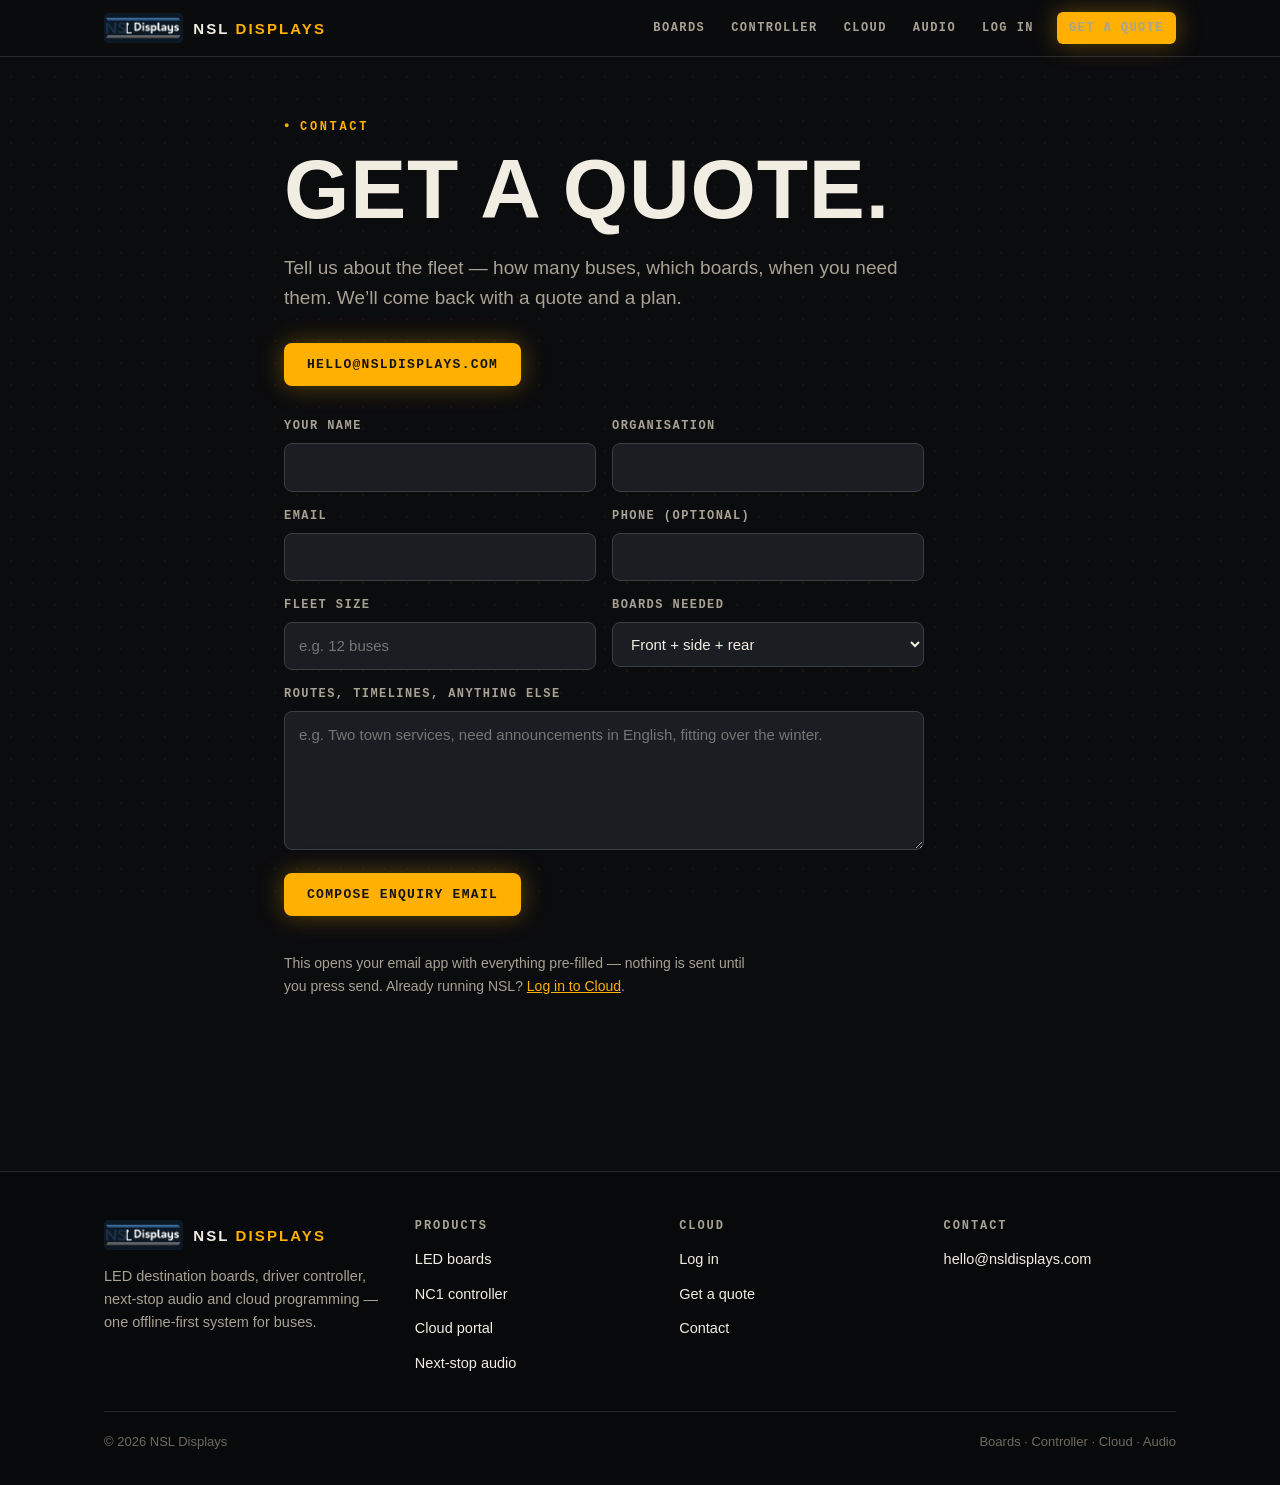
<file: site/contact.html>
<!doctype html>
<html lang="en">
<head>
  <meta charset="utf-8">
  <meta name="viewport" content="width=device-width, initial-scale=1">
  <title>Contact — NSL Displays</title>
  <meta name="description" content="Get a quote for LED destination boards, controllers and next-stop audio. Tell us about your fleet.">
  <link rel="icon" href="data:,">
  <link rel="stylesheet" href="assets/site.css">
</head>
<body>
  <!-- Surface in the NSL world (see index.html contract): Persuade, contact/quote. -->
  <header class="site">
    <nav class="nav" aria-label="Main">
      <a class="brand" href="index.html"><img src="assets/nsl-logo.png" alt="NSL Displays"><b>NSL <span>Displays</span></b></a>
      <div class="nav-links">
        <a href="displays.html">Boards</a>
        <a href="controller.html">Controller</a>
        <a href="cloud.html">Cloud</a>
        <a href="audio.html">Audio</a>
        <a href="/cloud/static/">Log in</a>
        <a class="btn btn-primary btn-sm" href="contact.html" style="margin-left:8px">Get a quote</a>
      </div>
    </nav>
  </header>
  <main>
    <section class="hero">
      <div class="wrap" style="max-width:760px">
        <p class="eyebrow">Contact</p>
        <h1>Get a quote.</h1>
        <p class="lede">Tell us about the fleet &mdash; how many buses, which boards, when you need them. We&rsquo;ll come back with a quote and a plan.</p>
        <div class="cta-row" style="margin-top:26px">
          <a class="btn btn-primary" href="mailto:hello@nsldisplays.com?subject=Quote%20request%20%E2%80%94%20bus%20displays">hello@nsldisplays.com</a>
        </div>
        <form class="quote" data-quote="hello@nsldisplays.com">
          <div class="field-2">
            <div><label for="q-name">Your name</label><input id="q-name" name="name" autocomplete="name"></div>
            <div><label for="q-org">Organisation</label><input id="q-org" name="org" autocomplete="organization"></div>
          </div>
          <div class="field-2">
            <div><label for="q-email">Email</label><input id="q-email" name="email" type="email" autocomplete="email"></div>
            <div><label for="q-phone">Phone (optional)</label><input id="q-phone" name="phone" type="tel" autocomplete="tel"></div>
          </div>
          <div class="field-2">
            <div><label for="q-fleet">Fleet size</label><input id="q-fleet" name="fleet" inputmode="numeric" placeholder="e.g. 12 buses"></div>
            <div><label for="q-boards">Boards needed</label>
              <select id="q-boards" name="boards">
                <option>Front + side + rear</option>
                <option>Front only</option>
                <option>Front + side</option>
                <option>Not sure yet</option>
              </select>
            </div>
          </div>
          <div><label for="q-details">Routes, timelines, anything else</label><textarea id="q-details" name="details" rows="5" placeholder="e.g. Two town services, need announcements in English, fitting over the winter."></textarea></div>
          <div><button class="btn btn-primary" type="submit">Compose enquiry email</button></div>
          <p class="lede" style="font-size:14px">This opens your email app with everything pre-filled &mdash; nothing is sent until you press send. Already running NSL? <a href="/cloud/static/">Log in to Cloud</a>.</p>
        </form>
      </div>
    </section>
  </main>
  <footer class="site">
    <div class="wrap">
      <div class="foot-grid">
        <div>
          <a class="brand" href="index.html" style="margin-bottom:14px"><img src="assets/nsl-logo.png" alt="NSL Displays"><b>NSL <span>Displays</span></b></a>
          <p style="color:var(--muted);font-size:14.5px;max-width:34ch">LED destination boards, driver controller, next-stop audio and cloud programming &mdash; one offline-first system for buses.</p>
        </div>
        <div>
          <h4>Products</h4>
          <ul>
            <li><a href="displays.html">LED boards</a></li>
            <li><a href="controller.html">NC1 controller</a></li>
            <li><a href="cloud.html">Cloud portal</a></li>
            <li><a href="audio.html">Next-stop audio</a></li>
          </ul>
        </div>
        <div>
          <h4>Cloud</h4>
          <ul>
            <li><a href="/cloud/static/">Log in</a></li>
            <li><a href="contact.html">Get a quote</a></li>
            <li><a href="contact.html">Contact</a></li>
          </ul>
        </div>
        <div>
          <h4>Contact</h4>
          <ul>
            <li><a href="mailto:hello@nsldisplays.com">hello@nsldisplays.com</a></li>
          </ul>
        </div>
      </div>
      <div class="foot-note"><span>&copy; <span data-year>2026</span> NSL Displays</span><span>Boards &middot; Controller &middot; Cloud &middot; Audio</span></div>
    </div>
  </footer>
  <script src="assets/site.js"></script>
</body>
</html>
</file>
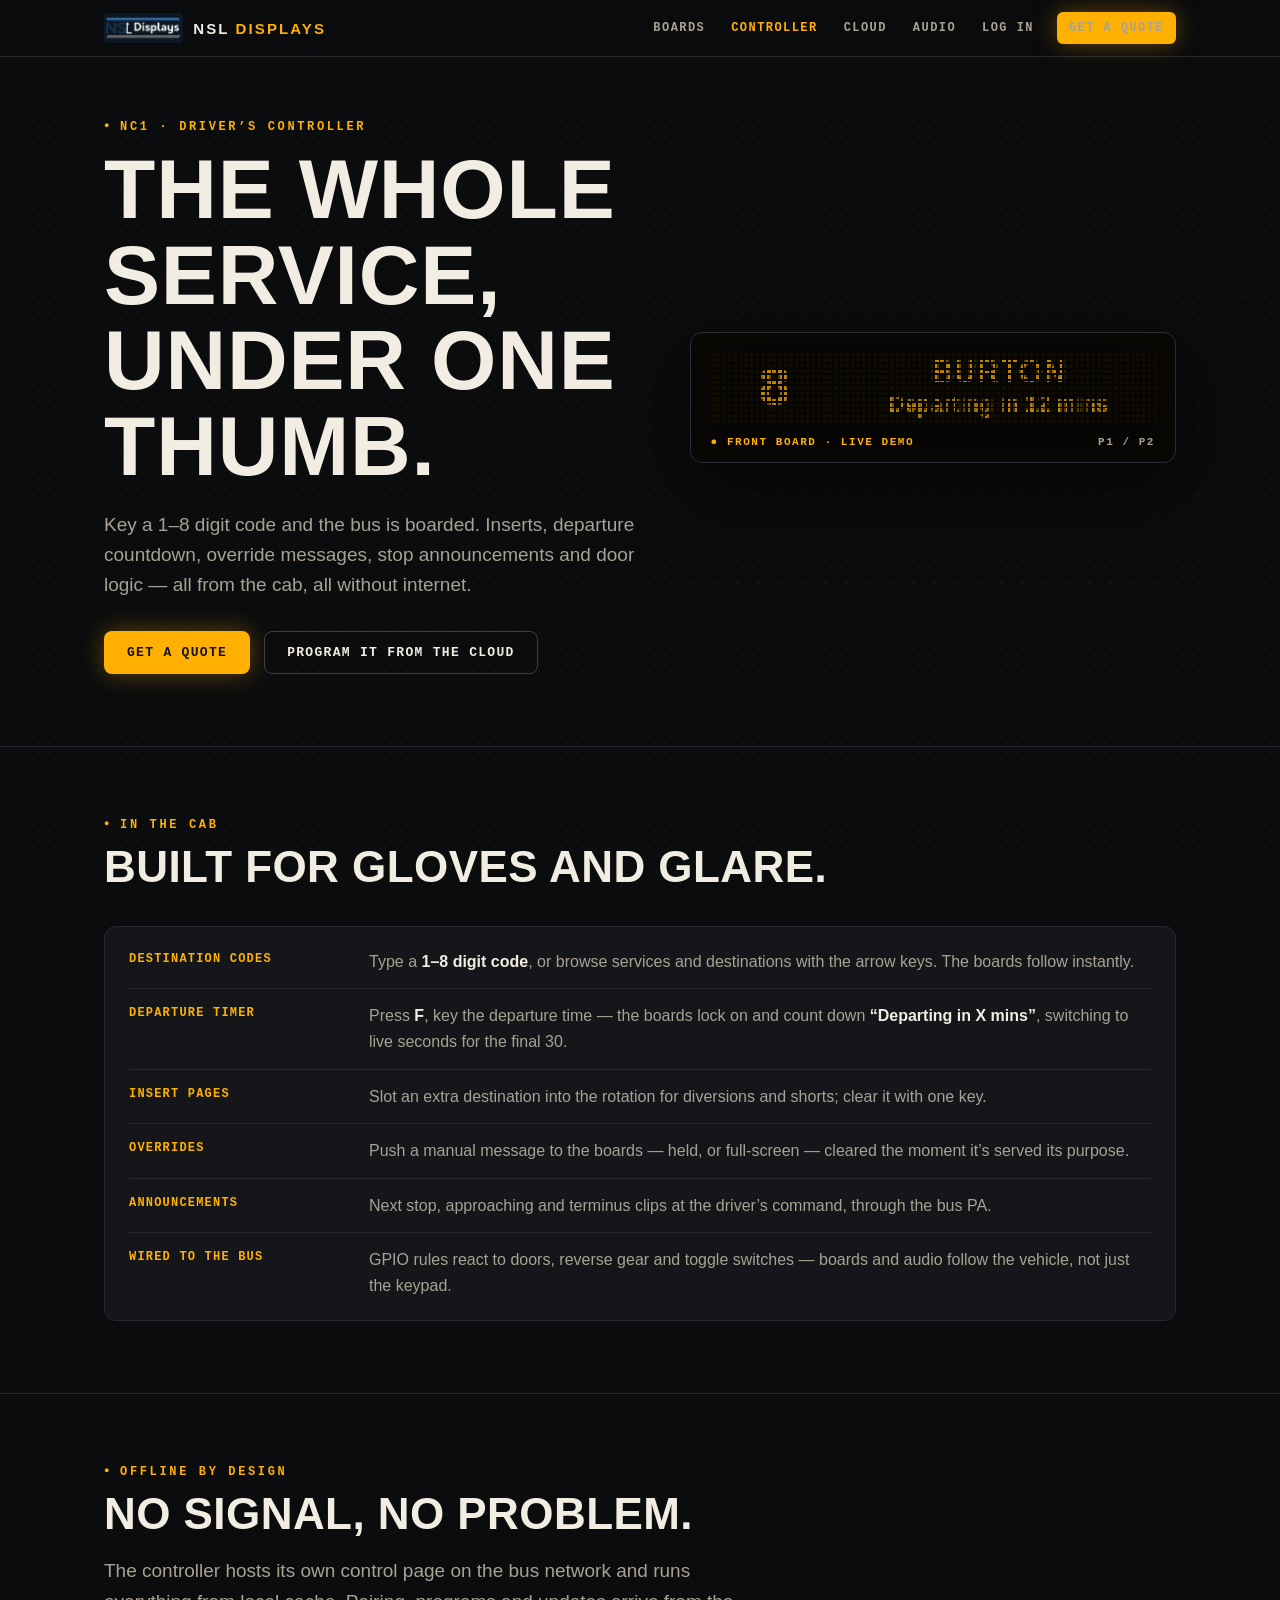
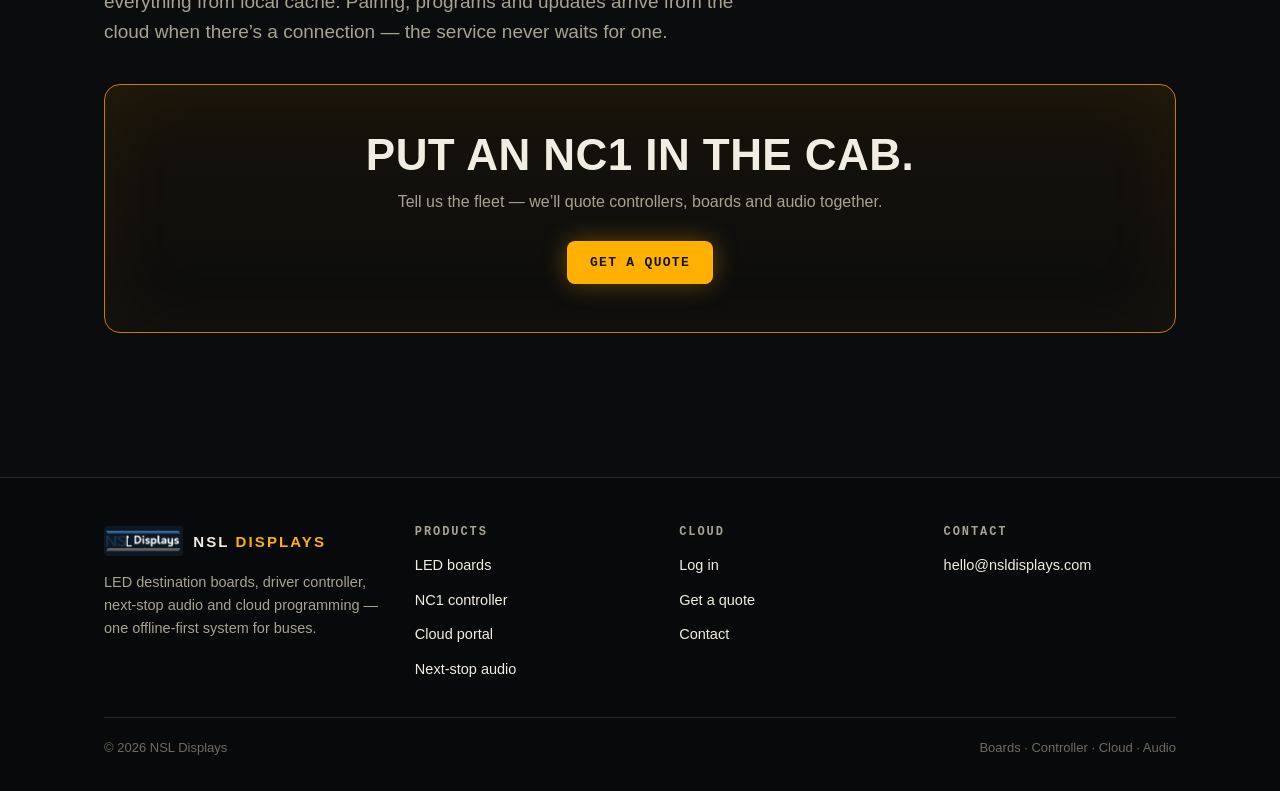
<file: site/controller.html>
<!doctype html>
<html lang="en">
<head>
  <meta charset="utf-8">
  <meta name="viewport" content="width=device-width, initial-scale=1">
  <title>NC1 driver&rsquo;s controller — NSL Displays</title>
  <meta name="description" content="The NC1 controller: destination codes, insert pages, departure timer, overrides and announcements from the cab — offline.">
  <link rel="icon" href="data:,">
  <link rel="stylesheet" href="assets/site.css">
</head>
<body>
  <!-- Surface in the NSL world (see index.html contract): Persuade, product page. -->
  <header class="site">
    <nav class="nav" aria-label="Main">
      <a class="brand" href="index.html"><img src="assets/nsl-logo.png" alt="NSL Displays"><b>NSL <span>Displays</span></b></a>
      <div class="nav-links">
        <a href="displays.html">Boards</a>
        <a class="on" href="controller.html">Controller</a>
        <a href="cloud.html">Cloud</a>
        <a href="audio.html">Audio</a>
        <a href="/cloud/static/">Log in</a>
        <a class="btn btn-primary btn-sm" href="contact.html" style="margin-left:8px">Get a quote</a>
      </div>
    </nav>
  </header>
  <main>
    <section class="hero">
      <div class="wrap hero-grid">
        <div>
          <p class="eyebrow">NC1 &middot; driver&rsquo;s controller</p>
          <h1>The whole service, under one thumb.</h1>
          <p class="lede">Key a 1&ndash;8 digit code and the bus is boarded. Inserts, departure countdown, override messages, stop announcements and door logic &mdash; all from the cab, all without internet.</p>
          <div class="cta-row">
            <a class="btn btn-primary" href="contact.html">Get a quote</a>
            <a class="btn btn-ghost" href="cloud.html">Program it from the cloud</a>
          </div>
        </div>
        <div>
          <div class="board-shell">
            <canvas data-board='[{"num":"8","dest":"BURTON","via":"Departing in 12 mins"},{"num":"8","dest":"BURTON","via":"Branston"}]' role="img" aria-label="Demo board showing a departure countdown"></canvas>
            <div class="board-cap"><span class="live">Front board &middot; live demo</span><span data-board-page>P1 / P2</span></div>
          </div>
        </div>
      </div>
    </section>

    <section class="block">
      <div class="wrap">
        <p class="eyebrow">In the cab</p>
        <h2>Built for gloves and glare.</h2>
        <div class="spec">
          <div class="spec-row"><b>Destination codes</b><span>Type a <strong>1&ndash;8 digit code</strong>, or browse services and destinations with the arrow keys. The boards follow instantly.</span></div>
          <div class="spec-row"><b>Departure timer</b><span>Press <strong>F</strong>, key the departure time &mdash; the boards lock on and count down <strong>&ldquo;Departing in X mins&rdquo;</strong>, switching to live seconds for the final 30.</span></div>
          <div class="spec-row"><b>Insert pages</b><span>Slot an extra destination into the rotation for diversions and shorts; clear it with one key.</span></div>
          <div class="spec-row"><b>Overrides</b><span>Push a manual message to the boards &mdash; held, or full-screen &mdash; cleared the moment it&rsquo;s served its purpose.</span></div>
          <div class="spec-row"><b>Announcements</b><span>Next stop, approaching and terminus clips at the driver&rsquo;s command, through the bus PA.</span></div>
          <div class="spec-row"><b>Wired to the bus</b><span>GPIO rules react to doors, reverse gear and toggle switches &mdash; boards and audio follow the vehicle, not just the keypad.</span></div>
        </div>
      </div>
    </section>

    <section class="block">
      <div class="wrap">
        <p class="eyebrow">Offline by design</p>
        <h2>No signal, no problem.</h2>
        <p class="lede">The controller hosts its own control page on the bus network and runs everything from local cache. Pairing, programs and updates arrive from the cloud when there&rsquo;s a connection &mdash; the service never waits for one.</p>
        <div class="cta-band">
          <h2>Put an NC1 in the cab.</h2>
          <p>Tell us the fleet &mdash; we&rsquo;ll quote controllers, boards and audio together.</p>
          <a class="btn btn-primary" href="contact.html">Get a quote</a>
        </div>
      </div>
    </section>
  </main>
  <footer class="site">
    <div class="wrap">
      <div class="foot-grid">
        <div>
          <a class="brand" href="index.html" style="margin-bottom:14px"><img src="assets/nsl-logo.png" alt="NSL Displays"><b>NSL <span>Displays</span></b></a>
          <p style="color:var(--muted);font-size:14.5px;max-width:34ch">LED destination boards, driver controller, next-stop audio and cloud programming &mdash; one offline-first system for buses.</p>
        </div>
        <div>
          <h4>Products</h4>
          <ul>
            <li><a href="displays.html">LED boards</a></li>
            <li><a href="controller.html">NC1 controller</a></li>
            <li><a href="cloud.html">Cloud portal</a></li>
            <li><a href="audio.html">Next-stop audio</a></li>
          </ul>
        </div>
        <div>
          <h4>Cloud</h4>
          <ul>
            <li><a href="/cloud/static/">Log in</a></li>
            <li><a href="contact.html">Get a quote</a></li>
            <li><a href="contact.html">Contact</a></li>
          </ul>
        </div>
        <div>
          <h4>Contact</h4>
          <ul>
            <li><a href="mailto:hello@nsldisplays.com">hello@nsldisplays.com</a></li>
          </ul>
        </div>
      </div>
      <div class="foot-note"><span>&copy; <span data-year>2026</span> NSL Displays</span><span>Boards &middot; Controller &middot; Cloud &middot; Audio</span></div>
    </div>
  </footer>
  <script src="assets/site.js"></script>
</body>
</html>
</file>
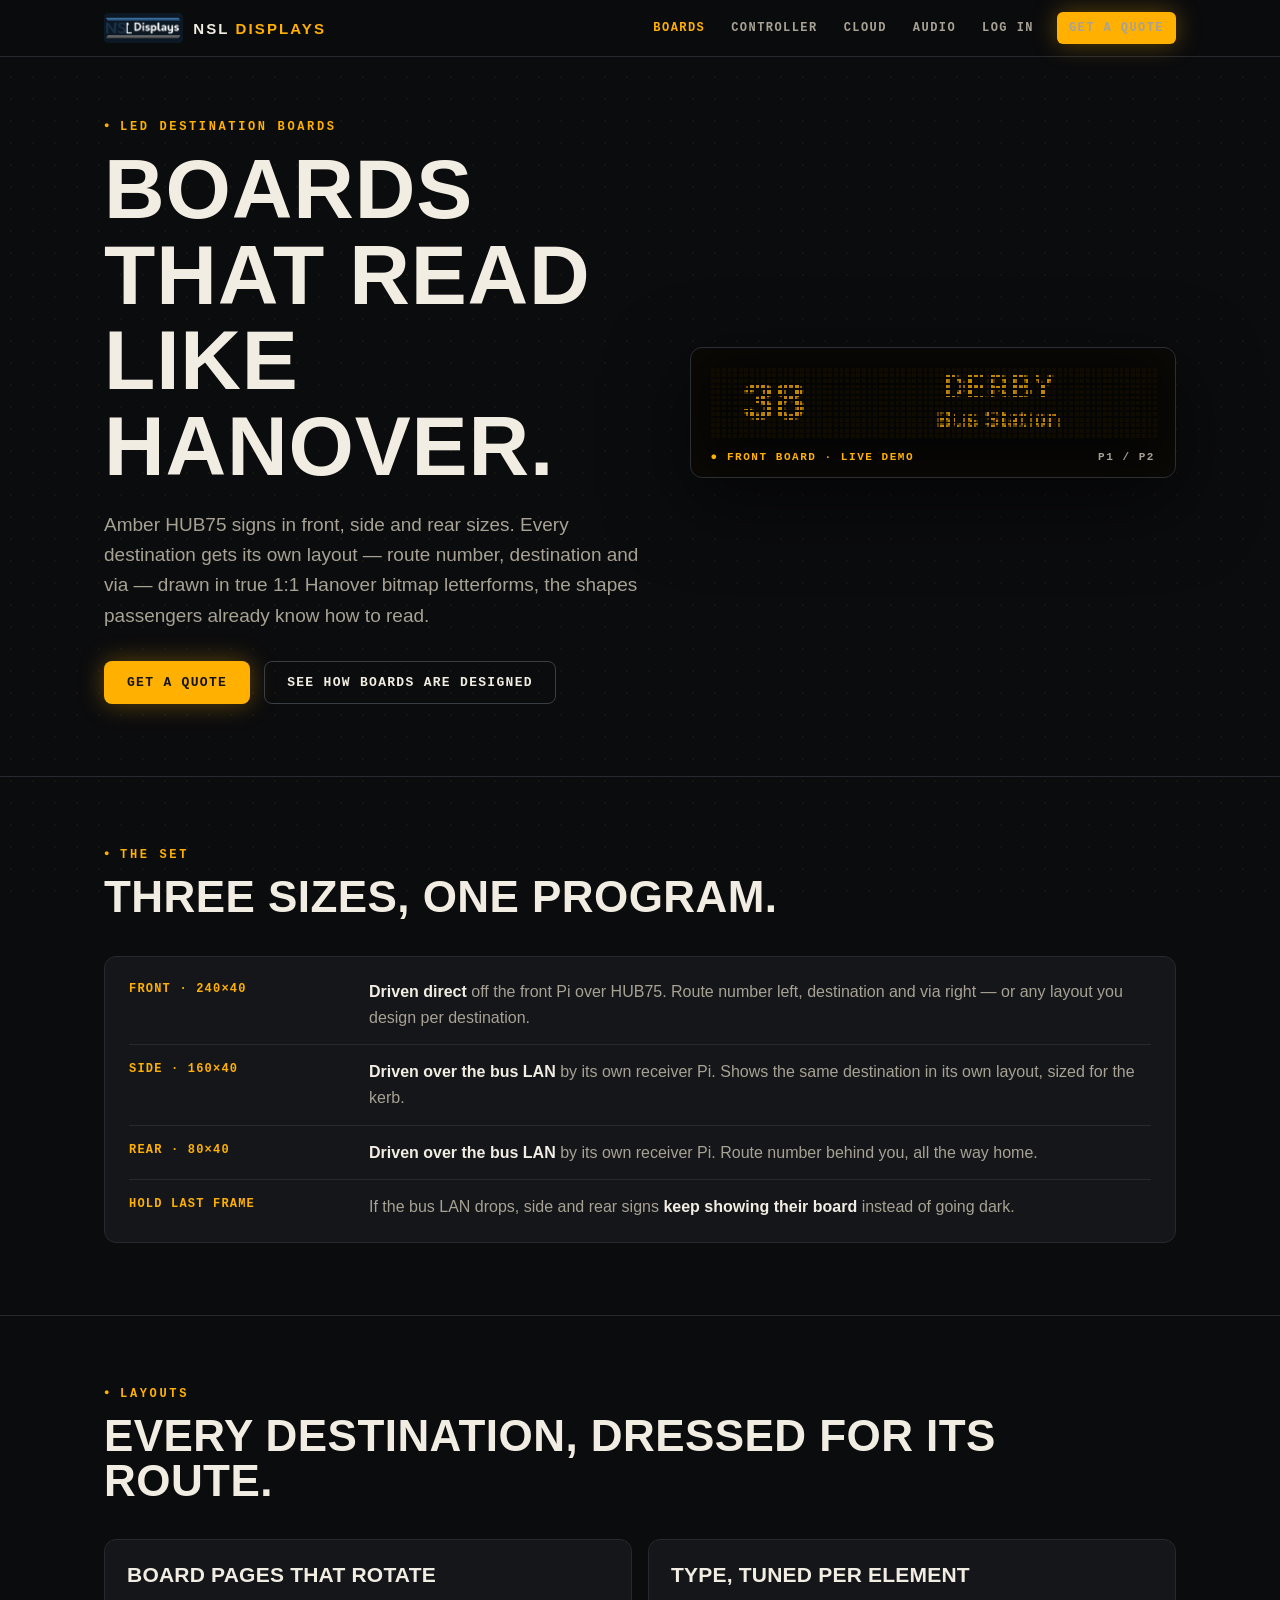
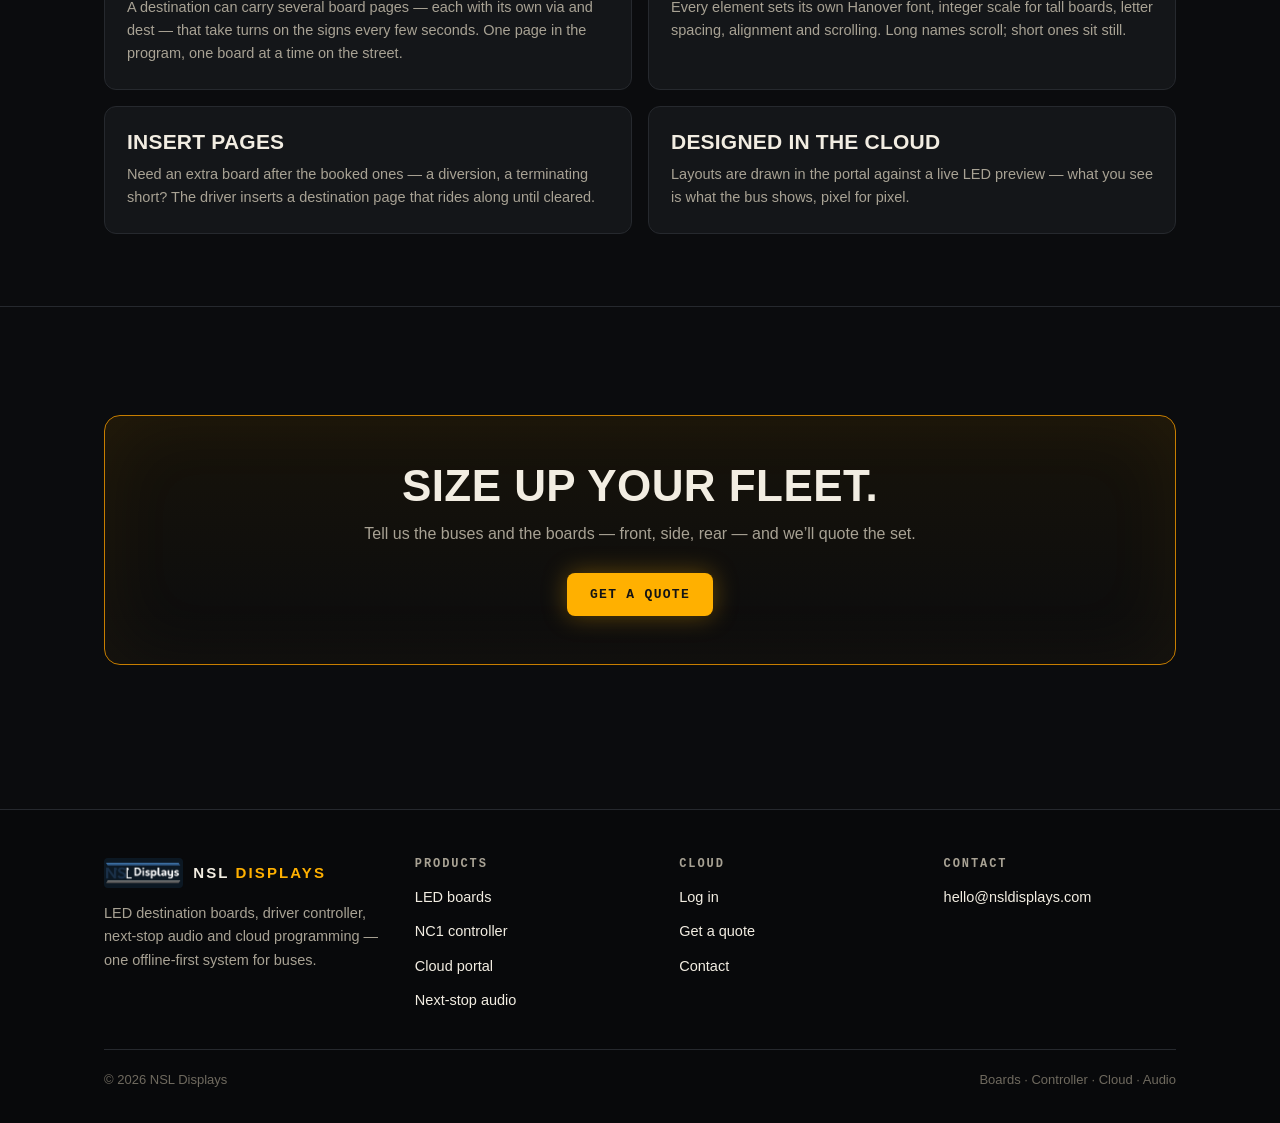
<file: site/displays.html>
<!doctype html>
<html lang="en">
<head>
  <meta charset="utf-8">
  <meta name="viewport" content="width=device-width, initial-scale=1">
  <title>LED destination boards — NSL Displays</title>
  <meta name="description" content="Amber HUB75 front, side and rear destination boards with per-destination layouts, Hanover glyphs and rotating board pages.">
  <link rel="icon" href="data:,">
  <link rel="stylesheet" href="assets/site.css">
</head>
<body>
  <!-- Surface in the NSL world (see index.html contract): Persuade, product page. Proves with a live cycling board + true specs; closes on quote CTA. -->
  <header class="site">
    <nav class="nav" aria-label="Main">
      <a class="brand" href="index.html"><img src="assets/nsl-logo.png" alt="NSL Displays"><b>NSL <span>Displays</span></b></a>
      <div class="nav-links">
        <a class="on" href="displays.html">Boards</a>
        <a href="controller.html">Controller</a>
        <a href="cloud.html">Cloud</a>
        <a href="audio.html">Audio</a>
        <a href="/cloud/static/">Log in</a>
        <a class="btn btn-primary btn-sm" href="contact.html" style="margin-left:8px">Get a quote</a>
      </div>
    </nav>
  </header>
  <main>
    <section class="hero">
      <div class="wrap hero-grid">
        <div>
          <p class="eyebrow">LED destination boards</p>
          <h1>Boards that read like Hanover.</h1>
          <p class="lede">Amber HUB75 signs in front, side and rear sizes. Every destination gets its own layout &mdash; route number, destination and via &mdash; drawn in true 1:1 Hanover bitmap letterforms, the shapes passengers already know how to read.</p>
          <div class="cta-row">
            <a class="btn btn-primary" href="contact.html">Get a quote</a>
            <a class="btn btn-ghost" href="cloud.html">See how boards are designed</a>
          </div>
        </div>
        <div>
          <div class="board-shell">
            <canvas data-board='[{"num":"38","dest":"DERBY","via":"Bus Station"},{"num":"38","dest":"SINFIN","via":"Moor Lane"}]' role="img" aria-label="Demo board cycling between Derby and Sinfin pages"></canvas>
            <div class="board-cap"><span class="live">Front board &middot; live demo</span><span data-board-page>P1 / P2</span></div>
          </div>
        </div>
      </div>
    </section>

    <section class="block">
      <div class="wrap">
        <p class="eyebrow">The set</p>
        <h2>Three sizes, one program.</h2>
        <div class="spec">
          <div class="spec-row"><b>Front &middot; 240&times;40</b><span><strong>Driven direct</strong> off the front Pi over HUB75. Route number left, destination and via right &mdash; or any layout you design per destination.</span></div>
          <div class="spec-row"><b>Side &middot; 160&times;40</b><span><strong>Driven over the bus LAN</strong> by its own receiver Pi. Shows the same destination in its own layout, sized for the kerb.</span></div>
          <div class="spec-row"><b>Rear &middot; 80&times;40</b><span><strong>Driven over the bus LAN</strong> by its own receiver Pi. Route number behind you, all the way home.</span></div>
          <div class="spec-row"><b>Hold last frame</b><span>If the bus LAN drops, side and rear signs <strong>keep showing their board</strong> instead of going dark.</span></div>
        </div>
      </div>
    </section>

    <section class="block">
      <div class="wrap">
        <p class="eyebrow">Layouts</p>
        <h2>Every destination, dressed for its route.</h2>
        <div class="grid-2">
          <div class="card"><h3>Board pages that rotate</h3><p>A destination can carry several board pages &mdash; each with its own via and dest &mdash; that take turns on the signs every few seconds. One page in the program, one board at a time on the street.</p></div>
          <div class="card"><h3>Type, tuned per element</h3><p>Every element sets its own Hanover font, integer scale for tall boards, letter spacing, alignment and scrolling. Long names scroll; short ones sit still.</p></div>
          <div class="card"><h3>Insert pages</h3><p>Need an extra board after the booked ones &mdash; a diversion, a terminating short? The driver inserts a destination page that rides along until cleared.</p></div>
          <div class="card"><h3>Designed in the cloud</h3><p>Layouts are drawn in the portal against a live LED preview &mdash; what you see is what the bus shows, pixel for pixel.</p></div>
        </div>
      </div>
    </section>

    <section class="block">
      <div class="wrap">
        <div class="cta-band">
          <h2>Size up your fleet.</h2>
          <p>Tell us the buses and the boards &mdash; front, side, rear &mdash; and we&rsquo;ll quote the set.</p>
          <a class="btn btn-primary" href="contact.html">Get a quote</a>
        </div>
      </div>
    </section>
  </main>
  <footer class="site">
    <div class="wrap">
      <div class="foot-grid">
        <div>
          <a class="brand" href="index.html" style="margin-bottom:14px"><img src="assets/nsl-logo.png" alt="NSL Displays"><b>NSL <span>Displays</span></b></a>
          <p style="color:var(--muted);font-size:14.5px;max-width:34ch">LED destination boards, driver controller, next-stop audio and cloud programming &mdash; one offline-first system for buses.</p>
        </div>
        <div>
          <h4>Products</h4>
          <ul>
            <li><a href="displays.html">LED boards</a></li>
            <li><a href="controller.html">NC1 controller</a></li>
            <li><a href="cloud.html">Cloud portal</a></li>
            <li><a href="audio.html">Next-stop audio</a></li>
          </ul>
        </div>
        <div>
          <h4>Cloud</h4>
          <ul>
            <li><a href="/cloud/static/">Log in</a></li>
            <li><a href="contact.html">Get a quote</a></li>
            <li><a href="contact.html">Contact</a></li>
          </ul>
        </div>
        <div>
          <h4>Contact</h4>
          <ul>
            <li><a href="mailto:hello@nsldisplays.com">hello@nsldisplays.com</a></li>
          </ul>
        </div>
      </div>
      <div class="foot-note"><span>&copy; <span data-year>2026</span> NSL Displays</span><span>Boards &middot; Controller &middot; Cloud &middot; Audio</span></div>
    </div>
  </footer>
  <script src="assets/site.js"></script>
</body>
</html>
</file>
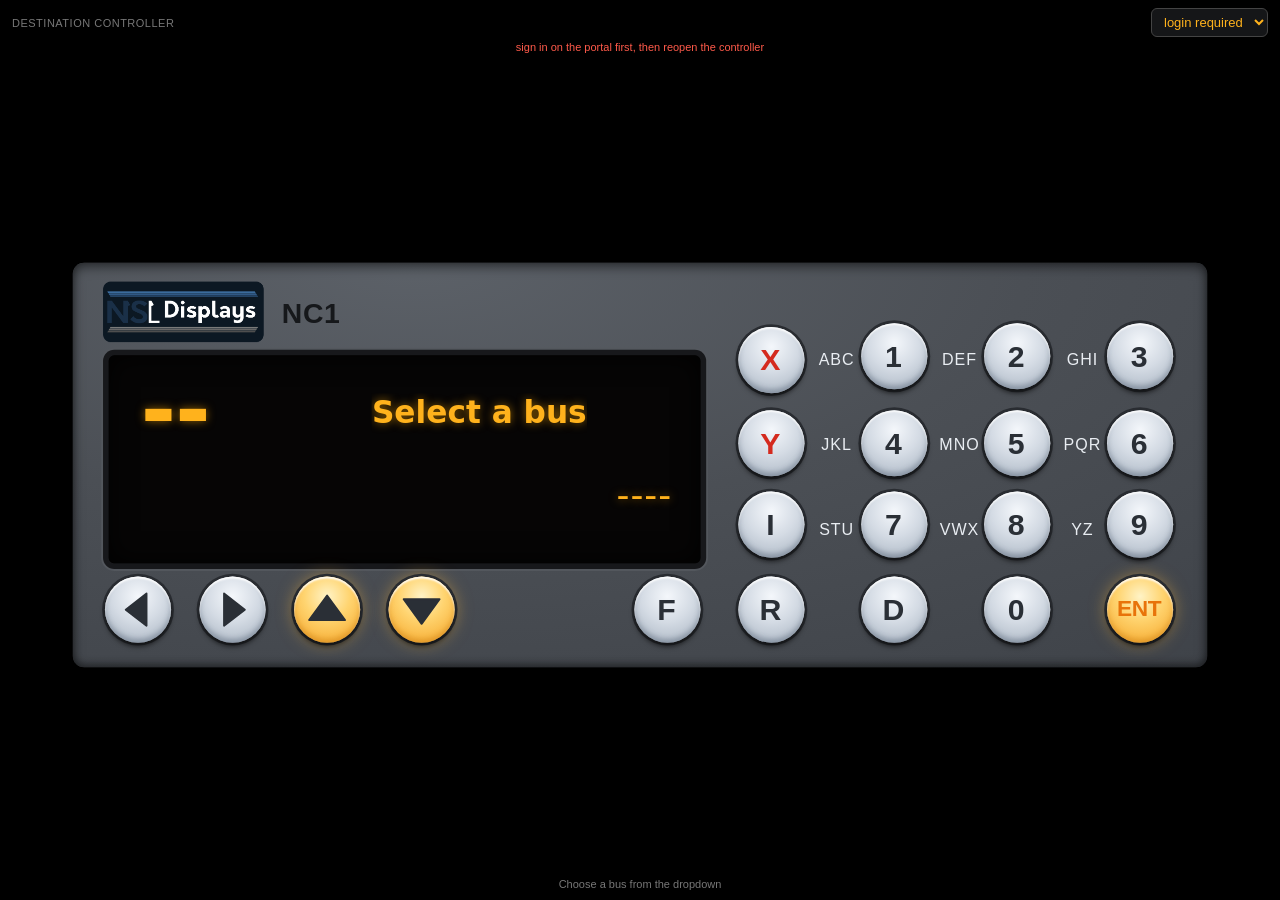
<file: portal/frontend/controller.html>
<!doctype html>
<html lang="en">

<head>
  <meta charset="utf-8">
  <meta name="viewport"
    content="width=device-width, initial-scale=1, maximum-scale=1, user-scalable=no, viewport-fit=cover">
  <meta name="theme-color" content="#000000">
  <title>Destination Controller</title>
  <link rel="icon" href="data:,">
  <style>
    * {
      box-sizing: border-box;
      -webkit-tap-highlight-color: transparent;
    }

    html,
    body {
      margin: 0;
      padding: 0;
      height: 100%;
      width: 100%;
      background: #000;
      overflow: hidden;
    }

    body {
      display: flex;
      flex-direction: column;
      font-family: "Helvetica Neue", Arial, sans-serif;
      user-select: none;
      -webkit-user-select: none;
      touch-action: manipulation;
    }

    /* cloud-only: bus picker + offline banner (sits above the faceplate) */
    .topbar {
      flex: 0 0 auto;
      display: flex;
      align-items: center;
      justify-content: space-between;
      gap: 8px;
      padding: 8px 12px 4px;
      background: #000;
    }

    .topbar .brand {
      color: #777;
      font-size: 11px;
      letter-spacing: .5px;
      white-space: nowrap;
    }

    .ctrl-select {
      background: #151618;
      color: #ffb21c;
      border: 1px solid #444;
      border-radius: 6px;
      padding: 5px 8px;
      font-size: 13px;
      max-width: 60vw;
    }

    .offline {
      flex: 0 0 auto;
      text-align: center;
      color: #ff5a4a;
      font-size: 11px;
      padding: 0 8px 4px;
      background: #000;
      min-height: 0;
    }

    .offline:empty {
      display: none;
    }

    /* stage: the faceplate is drawn in a fixed 677x214 design space and
     scaled to fit whatever space is available */
    .stage {
      flex: 1 1 auto;
      position: relative;
      min-height: 0;
    }

    .hint {
      flex: 0 0 auto;
      text-align: center;
      color: #777;
      font-size: 11px;
      padding: 6px 8px 10px;
    }

    .unit {
      position: absolute;
      left: 50%;
      top: 50%;
      width: 600px;
      height: 214px;
      transform-origin: 50% 50%;
      border-radius: 6px;
      overflow: hidden;
      box-shadow: 0 10px 30px rgba(0, 0, 0, .6);
      background: radial-gradient(120% 140% at 30% 0%, #5c6168 0%, #4b4f55 45%, #3d4147 100%);
    }

    .unit::after {
      /* inner edge shading */
      content: "";
      position: absolute;
      inset: 0;
      pointer-events: none;
      border-radius: 6px;
      box-shadow: inset 0 2px 6px rgba(0, 0, 0, .55), inset 0 -2px 4px rgba(0, 0, 0, .35);
    }

    /* everything inside is positioned in the original 768x262 coordinates,
     shifted so only the grey faceplate shows */
    .inner {
      position: absolute;
      left: -31px;
      top: -24px;
      width: 768px;
      height: 262px;
    }

    /* logo */
    .hv-logo {
      position: absolute;
      left: 47px;
      top: 34px;
      height: 32px;
      display: flex;
      align-items: center;
      gap: 10px;
    }

    .hv-logo img {
      height: 32px;
      width: auto;
      display: block;
    }

    .hv-model {
      font-size: 15px;
      font-weight: 600;
      color: #16181b;
      letter-spacing: .3px;
    }

    .hv-led {
      position: absolute;
      left: 75px;
      top: 70px;
      width: 9px;
      height: 9px;
      border-radius: 50%;
      background: radial-gradient(circle at 35% 30%, #5a1a14, #1d0806 70%);
      box-shadow: 0 0 0 1.5px #25272b;
    }

    /* card slot */
    .hv-slot {
      position: absolute;
      left: 53px;
      top: 88px;
      width: 72px;
      height: 72px;
      background: #0a0a0b;
      box-shadow: 0 0 0 1px #2a2c30, inset 0 0 0 1px #1a1a1c;
    }

    .hv-slot::after {
      content: "";
      position: absolute;
      left: 34px;
      top: 0;
      width: 3px;
      height: 72px;
      background: #1c1c1e;
    }

    .hv-slot::before {
      content: "";
      position: absolute;
      inset: 0;
      background: linear-gradient(135deg, rgba(255, 255, 255, .07), transparent 40%);
    }

    /* display */
    .display {
      position: absolute;
      left: 50px;
      top: 73px;
      width: 313px;
      height: 110px;
      background: #060505;
      border-radius: 3px;
      overflow: hidden;
      box-shadow: 0 0 0 3px #17181b, 0 0 0 4px #53575d, inset 0 0 14px rgba(0, 0, 0, .9);
      color: #ffb21c;
      font-family: "DejaVu Sans", "Segoe UI", "Helvetica Neue", Arial, sans-serif;
      text-shadow: 0 0 5px rgba(255, 170, 0, .55);
    }

    .display::after {
      content: "";
      position: absolute;
      inset: 0;
      pointer-events: none;
      z-index: 5;
    }

    .hv-route {
      position: absolute;
      left: 17px;
      top: 5px;
      font-size: 45px;
      font-weight: 700;
      line-height: 50px;
      letter-spacing: -.5px;
      white-space: nowrap;
    }

    .hv-dest {
      position: absolute;
      left: 92px;
      top: 6px;
      width: 208px;
      height: 50px;
      padding: 0 4px;
      display: flex;
      flex-direction: column;
      justify-content: center;
      align-items: center;
      text-align: center;
      font-size: 16.5px;
      font-weight: 700;
      line-height: 22px;
    }

    .hv-dest div {
      white-space: nowrap;
      overflow: hidden;
      text-overflow: ellipsis;
      max-width: 100%;
    }

    .hv-left {
      position: absolute;
      left: 14px;
      top: 62px;
      font-size: 19px;
      font-weight: 500;
      letter-spacing: .5px;
      white-space: pre;
    }

    .hv-right {
      position: absolute;
      right: 15px;
      top: 62px;
      font-size: 19px;
      font-weight: 500;
      letter-spacing: .5px;
      white-space: pre;
      text-align: right;
    }

    .dim {
      color: #b87d00;
      text-shadow: none;
    }

    .hv-left.dim {
      font-size: 15px;
      top: 65px;
    }

    /* non-default screens (code entry, service / destination lists) */
    .hv-flex {
      position: absolute;
      inset: 0;
      padding: 9px 14px;
      display: flex;
      flex-direction: column;
      justify-content: space-between;
    }

    .line {
      display: flex;
      justify-content: space-between;
      align-items: baseline;
    }

    .big {
      font-size: 36px;
      font-weight: 700;
      letter-spacing: 1px;
    }

    .small {
      font-size: 13px;
      font-weight: 500;
      letter-spacing: .5px;
    }

    .entry {
      font-size: 30px;
      font-weight: 700;
      letter-spacing: 5px;
    }

    .err {
      color: #ff5a4a;
      text-shadow: none;
    }

    .list {
      font-size: 14px;
      line-height: 19px;
      margin-top: 4px;
    }

    .list .item {
      display: flex;
      gap: 8px;
      padding: 0 4px;
      white-space: nowrap;
      overflow: hidden;
    }

    .list .item span:last-child {
      min-width: 0;
      overflow: hidden;
      text-overflow: ellipsis;
    }

    .list .item > span:first-child {
      flex: 0 0 auto;
    }

    /* rail picker: long station names must ellipsize, never push the
       cursor/selection highlight off the right edge of the screen */
    .rail .line > span {
      min-width: 0;
    }

    .rail .line > span:last-child {
      flex: 0 0 auto;
    }

    .rail-head {
      flex: 1;
      overflow: hidden;
      text-overflow: ellipsis;
      white-space: nowrap;
    }

    .list .item.sel {
      background: rgba(255, 178, 28, .25);
      color: #ffd36b;
    }

    /* key legends */
    .hv-abc {
      position: absolute;
      font-size: 8.5px;
      font-weight: 500;
      letter-spacing: .5px;
      color: #e9edf2;
      transform: translate(-50%, -50%);
    }

    /* keys */
    .key {
      position: absolute;
      width: 35px;
      height: 35px;
      margin: -17.5px 0 0 -17.5px;
      border-radius: 50%;
      border: 0;
      padding: 0;
      cursor: pointer;
      outline: none;
      font: 700 16px/35px "Helvetica Neue", Arial, sans-serif;
      color: #2a2f36;
      background: radial-gradient(circle at 50% 30%, #f4f7fb 0%, #d4dbe4 45%, #a3afbd 100%);
      box-shadow: 0 2px 3px rgba(0, 0, 0, .6), 0 0 0 1.5px #2a2d32, inset 0 1px 1px rgba(255, 255, 255, .9), inset 0 -2px 3px rgba(60, 75, 95, .35);
      transition: transform .04s, box-shadow .04s;
    }

    .key:active,
    .key.pressed {
      transform: translateY(1px) scale(.97);
      box-shadow: 0 1px 1px rgba(0, 0, 0, .6), 0 0 0 1.5px #2a2d32, inset 0 2px 4px rgba(60, 75, 95, .5);
    }

    .key:focus-visible {
      box-shadow: 0 0 0 2px #fff, 0 0 0 4px #4d9bff;
    }

    .key.red {
      color: #d42a1e;
    }

    .key.amber {
      color: #e8730a;
      font-size: 15px;
      background: radial-gradient(circle at 50% 30%, #fff3c6 0%, #ffd470 40%, #f4a323 100%);
      box-shadow: 0 2px 3px rgba(0, 0, 0, .6), 0 0 0 1.5px #2a2d32, 0 0 9px rgba(255, 185, 60, .55),
        inset 0 1px 1px rgba(255, 255, 255, .9), inset 0 -2px 3px rgba(190, 110, 10, .35);
    }

    .key.amber:active,
    .key.amber.pressed {
      box-shadow: 0 1px 1px rgba(0, 0, 0, .6), 0 0 0 1.5px #2a2d32, 0 0 6px rgba(255, 185, 60, .4), inset 0 2px 4px rgba(190, 110, 10, .5);
    }

    .key.arrow svg {
      position: absolute;
      left: 0;
      top: 0;
      width: 35px;
      height: 35px;
    }

    .key.arrow svg path {
      fill: #2a2f36;
      stroke: #2a2f36;
      stroke-width: 1;
      stroke-linejoin: round;
    }

    .key.ent {
      font-size: 12px;
      letter-spacing: -.2px;
    }
  </style>
</head>

<body>
  <div class="topbar">
    <div class="brand">DESTINATION CONTROLLER</div>
    <select class="ctrl-select" id="ctrlsel"><option value="">select bus…</option></select>
  </div>
  <div class="offline" id="offline"></div>
  <div class="stage" id="stage">
    <div class="unit" id="unit" style="transform: translate(-50%, -50%) scale(1.39291);">
      <div class="inner">

        <div class="hv-logo">
          <img src="NSL-Displays-1.png" alt="NSL Displays">
          <span class="hv-model">NC1</span>
        </div>

        <div class="display" id="screen">
          <div class="hv-route" style="font-size:45px">--</div>
          <div class="hv-dest">
            <div>No destination</div>
          </div>
          <div class="hv-right">----</div>
        </div>

        <!-- key legends -->
        <span class="hv-abc" style="left:435px;top:75px;">ABC</span>
        <span class="hv-abc" style="left:500px;top:75px;">DEF</span>
        <span class="hv-abc" style="left:565px;top:75px;">GHI</span>
        <span class="hv-abc" style="left:435px;top:120px;">JKL</span>
        <span class="hv-abc" style="left:500px;top:120px;">MNO</span>
        <span class="hv-abc" style="left:565px;top:120px;">PQR</span>
        <span class="hv-abc" style="left:435px;top:165px;">STU</span>
        <span class="hv-abc" style="left:500px;top:165px;">VWX</span>
        <span class="hv-abc" style="left:565px;top:165px;">YZ</span>

        <!-- keypad -->
        <button class="key red" data-btn="x" style="left:400px;top:75px">X</button>
        <button class="key" data-num="1" style="left:465px;top:73px">1</button>
        <button class="key" data-num="2" style="left:530px;top:73px">2</button>
        <button class="key" data-num="3" style="left:595px;top:73px">3</button>

        <button class="key red" data-btn="y" style="left:400px;top:119px">Y</button>
        <button class="key" data-num="4" style="left:465px;top:119px">4</button>
        <button class="key" data-num="5" style="left:530px;top:119px">5</button>
        <button class="key" data-num="6" style="left:595px;top:119px">6</button>

        <button class="key amber" data-btn="i" style="left:400px;top:162px">I</button>
        <button class="key" data-num="7" style="left:465px;top:162px">7</button>
        <button class="key" data-num="8" style="left:530px;top:162px">8</button>
        <button class="key" data-num="9" style="left:595px;top:162px">9</button>

        <button class="key amber" data-btn="r" style="left:400px;top:207px">R</button>
        <button class="key amber" data-btn="d" style="left:465px;top:207px">D</button>
        <button class="key" data-num="0" style="left:530px;top:207px">0</button>
        <button class="key amber ent" data-btn="ent" style="left:595px;top:207px">ENT</button>

        <!-- arrows + F -->
        <button class="key arrow" data-btn="left" style="left:65px;top:207px" title="Back" aria-label="Left"><svg
            viewBox="0 0 35 35">
            <path d="M22 9 L11 17.5 L22 26 Z"></path>
          </svg></button>
        <button class="key arrow" data-btn="right" style="left:115px;top:207px" title="Enter destinations"
          aria-label="Right"><svg viewBox="0 0 35 35">
            <path d="M13 9 L24 17.5 L13 26 Z"></path>
          </svg></button>
        <button class="key arrow" data-btn="up" style="left:165px;top:207px" title="Up" aria-label="Up"><svg
            viewBox="0 0 35 35">
            <path d="M17.5 10 L27 23 L8 23 Z"></path>
          </svg></button>
        <button class="key arrow" data-btn="down" style="left:215px;top:207px" title="Down" aria-label="Down"><svg
            viewBox="0 0 35 35">
            <path d="M17.5 25 L27 12 L8 12 Z"></path>
          </svg></button>
        <button class="key amber" data-btn="f" style="left:345px;top:207px">F</button>

      </div>
    </div>
  </div>
  <div class="hint" id="hint">D = type code · ▲▼ = services · ENT = select</div>

<script>
/* cloud wiring (bus picker + auth); faceplate + logic below match the Pi exactly */
const PREFIX = (location.pathname.startsWith("/portal") || location.pathname.startsWith("/cloud")) ? "/portal" : "";
const ORG = localStorage.getItem("nsl_org") || "";
const TOKEN = localStorage.getItem("nsl_token") || "";
const urlCid = new URLSearchParams(location.search).get("cid");
const state = { controllers: [], cid: urlCid || null, selBus: 0, services: [], current: {}, live: {}, mode: "view", selSvc: 0, selDest: 0, code: [], codeError: "", listError: "", pending: null, selAdmin: 0, adminMsg: "", programs: [], selProg: 0, seq: [], upd: null, railFrom: null, railBuf: "", railMatches: [], railSel: 0, railTap: null };
const MAX_CODE = 5;
const LIST_ROWS = 4;
const screen = document.getElementById("screen");
const hint = document.getElementById("hint");
const offline = document.getElementById("offline");
const ctrlsel = document.getElementById("ctrlsel");

/* ---------- scale the faceplate to fit ---------- */
const stage = document.getElementById("stage");
const unit = document.getElementById("unit");
function fit() {
  const s = Math.min(stage.clientWidth / 677, stage.clientHeight / 214);
  unit.style.transform = `translate(-50%,-50%) scale(${s})`;
}
new ResizeObserver(fit).observe(stage);
fit();

/* ---------- API ---------- */
async function api(path, body) {
  const token = localStorage.getItem("nsl_token") || "";
  const opts = body
    ? { method: "POST", headers: {"Content-Type":"application/json", "Authorization":"Bearer "+token}, body: JSON.stringify(body) }
    : { headers: {"Authorization":"Bearer "+token} };
  const r = await fetch(PREFIX + path, opts);
  if (!r.ok) throw new Error((await r.json().catch(()=>null))?.detail || ("HTTP "+r.status));
  return r.json().catch(()=>null);
}
async function loadControllers() {
  const token = localStorage.getItem("nsl_token") || "";
  const org = localStorage.getItem("nsl_org") || "";
  if (!token || !org) {
    ctrlsel.innerHTML = `<option value="">login required</option>`;
    offline.textContent = "sign in on the portal first, then reopen the controller";
    state.cid = null;
    render();
    return;
  }
  try {
    const res = await api("/api/controllers?organisation_id=" + encodeURIComponent(org));
    // NOTE: backend rows carry status/organisation_id, not a `paired` flag —
    // filtering on c.paired emptied the list. Every row in this org is usable.
    state.controllers = res.controllers || [];
    if (!state.controllers.length) {
      ctrlsel.innerHTML = `<option value="">no buses paired</option>`;
      state.cid = null;
      render();
      return;
    }
    ctrlsel.innerHTML = `<option value="">select bus…</option>` +
      state.controllers.map(c => `<option value="${esc(c.id)}">${esc(c.name || c.id.slice(0, 8))} ${c.online ? "●" : "○"}</option>`).join("");
    const saved = localStorage.getItem("nsl_cid") || "";
    if (state.cid && state.controllers.find(c => c.id === state.cid)) {
      ctrlsel.value = state.cid;
    } else if (saved && state.controllers.find(c => c.id === saved)) {
      state.cid = saved;
      ctrlsel.value = saved;
    } else if (state.controllers.length === 1) {
      // single bus: just pick it
      selectBus(0, true);
      return;
    } else {
      state.cid = null;
      state.selBus = 0;
    }
    offline.textContent = "";
    render();
  } catch(e) {
    ctrlsel.innerHTML = `<option value="">login required</option>`;
    offline.textContent = String(e.message || e);
    state.cid = null;
    render();
  }
}
function selectBus(i, silent) {
  const c = state.controllers[i];
  if (!c) return;
  state.cid = c.id;
  state.selBus = i;
  try { localStorage.setItem("nsl_cid", c.id); } catch(e){}
  ctrlsel.value = c.id;
  state.services = []; state.live = {}; state.current = {}; state.mode = "view"; state.selSvc = 0; state.selDest = 0; state.pending = null; state.programs = []; state.upd = null; state.seq = [];
  const url = new URL(location.href);
  url.searchParams.set("cid", c.id);
  history.replaceState(null, "", url);
  offline.textContent = "";
  if (!silent) refresh(); else refresh();
}
function cmdPath(cmd, body) {
  return api("/api/controllers/" + state.cid + "/command", Object.assign({command: cmd}, body || {}));
}
async function refresh() {
  if (!state.cid) { render(); return; }
  try {
    state.live = await api("/api/controllers/" + state.cid + "/live") || {};
    state.current = { service: state.live.service || {}, destination: state.live.destination || {}, insert: state.live.insert || null, rail: state.live.rail || null, departure: state.live.departure || null };
    offline.textContent = state.live.online ? "" : (state.live.stale ? "bus offline / stale state" : "");
    if (!state.services.length) {
      try { const b = await api("/api/controllers/" + state.cid + "/browse"); state.services = b.services || []; sortLists(); } catch(e){}
    }
    // a queued ENT is "loaded" once the bus reports the expected destination
    if (state.pending) {
      const ld = state.live.destination || {};
      const p = state.pending;
      const matched = (p.destId && ld.id === p.destId) || (p.codeStr && ld.code === p.codeStr);
      const timedOut = Date.now() - (p.at || 0) > 60000;
      if (matched || timedOut) state.pending = null;
    }
  } catch(e) { offline.textContent = String(e.message || e); }
  if (state.mode === "view") render();
}

/* optimistic pending: route number + LOADING where the driver message sits */
function lookupCode(code) {
  for (const s of state.services || []) {
    for (const d of (s.destinations || [])) {
      if (String(d.code) === String(code)) return { svc: s, dest: d };
    }
  }
  return null;
}
function showPending(num, codeFmt, destId, codeStr) {
  state.pending = { num: String(num || "--"), code: codeFmt, destId: destId || null, codeStr: codeStr || null, at: Date.now() };
  state.mode = "view";
  render();
}

/* ---------- helpers ---------- */
function sortLists() {
  const svcs = state.services || [];
  svcs.sort((a, b) =>
    String(a.number || "").localeCompare(String(b.number || ""), undefined, {numeric: true}));
  for (const s of svcs) {
    (s.destinations || []).sort((a, b) =>
      String(a.code || "").localeCompare(String(b.code || ""), undefined, {numeric: true}));
  }
}
function fmtCode(c) {
  if (!c && c !== "0") return "----";
  return String(c).padStart(4, "0");
}
function fmtDepEntry(digits) {
  const d = (digits || []).join("");
  if (!d) return "--:--";
  if (d.length <= 2) return d;
  return d.slice(0, -2) + ":" + d.slice(-2);
}
function esc(s){ return String(s==null?"":s).replace(/[&<>"']/g,c=>({"&":"&amp;","<":"&lt;",">":"&gt;",'"':"&quot;","'":"&#39;"}[c])); }
function splitDest(s) {
  s = String(s || "");
  const words = s.split(" ");
  if (s.length <= 16 || words.length < 2) return [s];
  let best = 1, bd = 1e9;
  for (let i = 1; i < words.length; i++) {
    const d = Math.abs(words.slice(0,i).join(" ").length - words.slice(i).join(" ").length);
    if (d < bd) { bd = d; best = i; }
  }
  return [words.slice(0,best).join(" "), words.slice(best).join(" ")];
}
function windowRange(n, sel, size) {
  const start = Math.max(0, Math.min(sel - Math.floor(size / 2), n - size));
  return [start, Math.min(n, start + size)];
}
function listHtml(items, sel, label) {
  if (!items.length) return `<div class="list"><div class="item"><span>&nbsp;</span><span>NONE</span></div></div>`;
  const [a, b] = windowRange(items.length, sel, LIST_ROWS);
  let h = "";
  for (let i = a; i < b; i++) {
    h += `<div class="item ${i===sel?"sel":""}"><span>${i===sel?">":" "}</span><span>${esc(label(items[i]))}</span></div>`;
  }
  return `<div class="list">${h}</div>`;
}

/* ---------- render ---------- */
function render() {
  renderScreen();
  paintKeys();
}

/* keys that do something on the current screen stay bright, the rest dim.
   Digits are tagged n0..n9, the rest by their data-btn name. */
function activeKeys() {
  const nums = ["n0","n1","n2","n3","n4","n5","n6","n7","n8","n9"];
  switch (state.mode) {
    case "code":
    case "insert":
    case "rail_from":
    case "rail_to":
    case "depart": return new Set([...nums, "x", "ent"]);
    case "services": return new Set(["up", "down", "right", "ent", "x"]);
    case "destinations": return new Set(["up", "down", "left", "ent", "x"]);
    case "admin": return new Set(["up", "down", "left", "right", "ent", "x"]);
    case "programs": return new Set(["up", "down", "left", "ent", "x"]);
    default: {
      // cloud bus-picker (no bus chosen yet): only list navigation works
      if (state.cid === null) return new Set(["up", "down", "ent"]);
      const s = new Set(["d", "i", "f", "r", "up", "down"]);
      if (state.seq.length === 1 && state.seq[0] === "r") s.add("x");
      if (state.seq.length === 2 && state.seq[0] === "r" && state.seq[1] === "x") s.add("ent");
      return s;
    }
  }
}
/* usable keys get the yellow cap, the rest stay white.
   Digits are tagged n0..n9, the rest by their data-btn name. Amber is
   defined after red in the CSS so it wins while a key is usable. */
function paintKeys() {
  let active;
  try { active = activeKeys(); } catch(e) { return; }
  document.querySelectorAll("button.key").forEach(b => {
    const k = b.dataset.num !== undefined ? "n" + b.dataset.num : b.dataset.btn;
    b.classList.toggle("amber", active.has(k));
  });
}
function renderScreen() {
  if (!state.cid) {
    if (state.controllers.length) {
      screen.innerHTML = `<div class="hv-flex" style="justify-content:flex-start">
      <div class="small dim">SELECT BUS</div>
      ${listHtml(state.controllers, state.selBus, c => `${c.name || (c.id || "").slice(0, 8)} ${c.online ? "●" : "○"}`)}
    </div>`;
      hint.textContent = "▲▼ choose bus · ►/ENT select";
    } else {
      screen.innerHTML = `
    <div class="hv-route" style="font-size:45px">--</div>
    <div class="hv-dest"><div>Select a bus</div></div>
    <div class="hv-right">----</div>`;
      hint.textContent = "Choose a bus from the dropdown";
    }
    return;
  }
  const cur = state.current || {};
  const dest = cur.destination || {};
  const svc = cur.service || {};
  const msg = dest.name || dest.dest || svc.description || svc.name || "No destination";
  const code = fmtCode(dest.code || svc.number || "");

  if (state.mode === "code") {
    const entry = Array(MAX_CODE).fill("-").map((d,i) => state.code[i] || d).join("");
    screen.innerHTML = `<div class="hv-flex">
      <div class="line"><span class="small dim">CURRENT</span><span class="small">ENTER CODE</span></div>
      <div class="line"><span class="big">${esc(code)}</span><span class="entry">${entry}</span></div>
      <div class="line"><span class="small err">${state.codeError ? esc(state.codeError) : "&nbsp;"}</span></div>
    </div>`;
    hint.textContent = "Type 5 digits · ENT = confirm · X/C = cancel";
    return;
  }
  if (state.mode === "insert") {
    const entry = Array(MAX_CODE).fill("-").map((d,i) => state.code[i] || d).join("");
    const curIns = cur.insert ? `INS ${esc(cur.insert.code || "")}` : "NO INSERT";
    screen.innerHTML = `<div class="hv-flex">
      <div class="line"><span class="small dim">${curIns}</span><span class="small">INSERT CODE</span></div>
      <div class="line"><span class="big">${esc(code)}</span><span class="entry">${entry}</span></div>
      <div class="line"><span class="small err">${state.codeError ? esc(state.codeError) : "&nbsp;"}</span></div>
    </div>`;
    hint.textContent = "Type code · ENT = insert after screens · ENT empty = clear · X = cancel";
    return;
  }
  if (state.mode === "depart") {
    const dep = cur.departure || {};
    const live = (dep && (dep.text || dep.time))
      ? ((dep.text || `Departing ${dep.time}`) + (dep.time && dep.text ? ` · ${dep.time}` : ""))
      : "NO DEPART TIME";
    screen.innerHTML = `<div class="hv-flex">
      <div class="line"><span class="small dim">${esc(live)}</span><span class="small">DEPART AT</span></div>
      <div class="line"><span class="big">${esc(fmtDepEntry(state.code))}</span><span class="entry">${esc(state.code.join(""))}</span></div>
      <div class="line"><span class="small err">${state.codeError ? esc(state.codeError) : "&nbsp;"}</span></div>
    </div>`;
    hint.textContent = "Type time HHMM e.g. 1510 · ENT = set · ENT empty = clear · X = cancel";
    return;
  }
  if (state.mode === "rail_from" || state.mode === "rail_to") {
    const isFrom = state.mode === "rail_from";
    const picked = isFrom ? null : (state.railFrom && (state.railFrom.board_text || state.railFrom.name));
    const label = isFrom ? "RAIL FROM" : "RAIL TO";
    const typed = state.railBuf || "";
    const items = state.railMatches.map(railStopLabel);
    const [a, b] = windowRange(items.length, state.railSel, 2);
    let h = "";
    for (let i = a; i < b; i++) {
      h += `<div class="item ${i===state.railSel?"sel":""}"><span>${i===state.railSel?">":" "}</span><span>${esc(items[i])}</span></div>`;
    }
    const curRail = state.current.rail;
    const headLeft = picked ? ("FROM " + picked) : (curRail ? `RAIL ${(curRail.from_name||"")}→${(curRail.to_name||"")}` : "RAIL");
    screen.innerHTML = `<div class="hv-flex rail">
      <div class="line"><span class="small dim rail-head">${esc(headLeft)}</span><span class="small">${label}</span></div>
      <div class="line"><span class="big">${esc(typed || "---")}</span>${state.codeError ? `<span class="small err">${esc(state.codeError)}</span>` : ""}</div>
      <div class="list">${h || `<div class="item"><span>&nbsp;</span><span>NO MATCH</span></div>`}</div>
    </div>`;
    hint.textContent = "Digits = T9 letters · ▲▼ choose · ENT = pick" + (isFrom ? (state.current.rail ? " · X = clear rail" : "") : " · ◄ = back");
    return;
  }
  if (state.mode === "services") {
    screen.innerHTML = `<div class="hv-flex" style="justify-content:flex-start">
      <div class="small dim">SELECT SERVICE</div>
      ${listHtml(state.services, state.selSvc, s => `${s.number||"-"} ${s.name||""}`)}
    </div>`;
    hint.textContent = "▲▼ choose service · ► enter destinations";
    return;
  }
  if (state.mode === "destinations") {
    const sv = state.services[state.selSvc] || {};
    screen.innerHTML = `<div class="hv-flex" style="justify-content:flex-start">
      <div class="line"><span class="small dim">${esc(sv.number||"-")} ${esc(sv.name||"")}</span><span class="small err">${esc(state.listError)}</span></div>
      ${listHtml(sv.destinations || [], state.selDest, d => `${d.code||""} ${d.name||""}`)}
    </div>`;
    hint.textContent = "▲▼ choose destination · ENT = select · ◄ back";
    return;
  }
  if (state.mode === "admin") {
    const items = ["RELOAD PROGRAM", "SELECT PROGRAM", "CHECK UPDATE"];
    const ap = (state.programs || []).find(p => p.active);
    const u = state.upd || {};
    const updLine = u.latest_version
      ? (u.up_to_date ? `v${u.current_version} OK` : `v${u.current_version || "?"} → v${u.latest_version}`)
      : "";
    screen.innerHTML = `<div class="hv-flex" style="justify-content:flex-start">
      <div class="small dim">ADMIN</div>
      ${listHtml(items, state.selAdmin, x => x)}
      <div class="small">${esc(state.adminMsg || (ap ? `${ap.name} v${ap.version}` : "") || updLine)}&nbsp;</div>
    </div>`;
    hint.textContent = "▲▼ choose · ENT = run · X = exit";
    return;
  }
  if (state.mode === "programs") {
    screen.innerHTML = `<div class="hv-flex" style="justify-content:flex-start">
      <div class="line"><span class="small dim">SELECT PROGRAM</span><span class="small err">${esc(state.adminMsg)}</span></div>
      ${listHtml(state.programs, state.selProg, p => `${p.active ? "* " : "  "}${p.name} v${p.version}`)}
    </div>`;
    hint.textContent = "▲▼ choose program · ENT = load · ◄ back";
    return;
  }

  const num = String(svc.number || "--");
  if (state.pending) {
    const p = state.pending;
    const pfs = p.num.length <= 2 ? 45 : p.num.length === 3 ? 34 : 26;
    screen.innerHTML = `
    <div class="hv-route" style="font-size:${pfs}px">${esc(p.num)}</div>
    <div class="hv-dest"><div>LOADING...</div></div>
    <div class="hv-right">${esc(p.code)}</div>`;
    hint.textContent = "sending to bus…";
    return;
  }
  const fs = num.length <= 2 ? 45 : num.length === 3 ? 34 : 26;
  const insTag = cur.insert ? ` +${esc(cur.insert.code || "INS")}` : "";
  const railTag = cur.rail ? ` RAIL ${(cur.rail.from_name||"")}→${(cur.rail.to_name||"")}` : "";
  const dep = cur.departure || {};
  const depDest = (dep && dep.text)
    ? `<div>${esc(msg)}</div><div>${esc(dep.text)}</div>`
    : splitDest(msg).map(l => `<div>${esc(l)}</div>`).join("");
  screen.innerHTML = `
    <div class="hv-route" style="font-size:${fs}px">${esc(num)}</div>
    <div class="hv-dest">${depDest}</div>
    <div class="hv-right">${esc(code)}${insTag}${railTag}</div>`;
  const baseHint = cur.insert
    ? `I = change insert (${cur.insert.code}) · ENT empty clears · D = type code`
    : (cur.rail
      ? `RAIL ${(cur.rail.from_name||"")}→${(cur.rail.to_name||"")} · F+R = change · D = type code`
      : "D = type code · I = insert page · F+R = rail · ▲▼ = services");
  hint.textContent = (dep && dep.text) ? `${dep.text} · F = change · ${baseHint}` : `${baseHint} · F = depart time`;
}

/* ---------- actions (logic unchanged) ---------- */
function enterCode() {
  if (!state.cid) return;
  state.pending = null;
  state.mode = "code"; state.code = []; state.codeError = ""; render();
}
function enterInsert() {
  if (!state.cid) return;
  state.pending = null;
  state.mode = "insert"; state.code = []; state.codeError = ""; render();
}
function enterDepart() {
  if (!state.cid) return;
  state.pending = null;
  state.mode = "depart"; state.code = []; state.codeError = ""; render();
}
/* rail replacement window (F then R): pick start stop X, then end stop Y
   from the current destination's portal-defined stops. Digits multi-tap
   through the faceplate T9 legends (1=ABC … 9=YZ, 0=space); a full keyboard
   types letters directly. */
const T9 = { "1":"ABC", "2":"DEF", "3":"GHI", "4":"JKL", "5":"MNO", "6":"PQR", "7":"STU", "8":"VWX", "9":"YZ", "0":" " };
function railStops() {
  const destId = (state.live.destination || {}).id || (state.current.destination || {}).id;
  for (const s of state.services || [])
    for (const d of s.destinations || [])
      if (d.id === destId) return d.stops || [];
  return [];
}
function railFilter() {
  const q = state.railBuf.trim().toUpperCase();
  const stops = railStops();
  if (!q) { state.railMatches = stops.slice(); }
  else {
    // CRS codes match first (typing SOT jumps straight to Stoke), then names
    const crsHit = stops.filter(s => String(s.crs || "").toUpperCase().startsWith(q));
    const nameHit = stops.filter(s => !String(s.crs || "").toUpperCase().startsWith(q)
      && String(s.board_text || s.name || "").toUpperCase().includes(q));
    state.railMatches = crsHit.concat(nameHit);
  }
  state.railSel = 0;
}
function railStopLabel(s) {
  return `${s.position} ${s.crs ? s.crs + " " : ""}${(s.board_text || s.name)}`;
}
function enterRailFrom() {
  if (!state.cid || !((state.live.destination || {}).id)) return;
  state.mode = "rail_from"; state.railFrom = null;
  state.railBuf = ""; state.railTap = null; state.codeError = "";
  railFilter(); render();
}
function enterRailTo() {
  state.mode = "rail_to"; state.railBuf = ""; state.railTap = null; state.codeError = "";
  railFilter(); render();
}
function railCommitTap() {
  // multi-tap keeps the letter pending; committing just clears the tap state
  state.railTap = null;
}
function appendRailDigit(n) {
  const g = T9[n];
  if (!g) return;
  const now = Date.now();
  const t = state.railTap;
  const cyc = g + n;  // S,T,U,7… classic multi-tap ends on the digit
  if (t && t.digit === n && now - t.at < 1000) {
    t.idx = (t.idx + 1) % cyc.length;
    state.railBuf = state.railBuf.slice(0, -1) + cyc[t.idx];
    t.at = now;
  } else {
    state.railBuf += g[0];
    state.railTap = { digit: n, idx: 0, at: now };
  }
  state.codeError = ""; railFilter(); render();
}
function appendRailLetter(ch) {
  railCommitTap();
  state.railBuf += String(ch || "").toUpperCase();
  state.codeError = ""; railFilter(); render();
}
function railBackspace() {
  if (state.railTap) { state.railBuf = state.railBuf.slice(0, -1); state.railTap = null; }
  else state.railBuf = state.railBuf.slice(0, -1);
  state.codeError = ""; railFilter(); render();
}
/* hidden admin menu: press R, X, ENT in sequence from the main screen */
function adminSeq(btn) {
  if (!state.cid || state.mode !== "view") { state.seq = []; return false; }
  if (btn !== "r" && btn !== "x" && btn !== "ent") { state.seq = []; return false; }
  state.seq.push(btn);
  if (state.seq.length > 3) state.seq.shift();
  if (state.seq.length === 3 && state.seq[0] === "r" && state.seq[1] === "x" && state.seq[2] === "ent") {
    state.seq = [];
    openAdmin();
    return true;
  }
  return false;
}
async function openAdmin() {
  state.mode = "admin"; state.selAdmin = 0; state.adminMsg = ""; state.pending = null;
  buildCloudPrograms();
  try {
    state.upd = await api("/api/controllers/" + state.cid + "/update");
  } catch(e) { state.upd = null; }
  render();
}
function buildCloudPrograms() {
  const c = (state.controllers || []).find(x => x.id === state.cid);
  const livePid = (state.live.program || {}).id;
  state.programs = (((c && c.programs) || []).map(p => ({
    id: p.program_id, name: p.name || String(p.program_id || "").slice(0, 8),
    version: p.active_version ?? p.installed_version ?? p.desired_version ?? "?",
    active: p.program_id === livePid
  })));
}
function appendDigit(n) {
  if (state.mode === "rail_from" || state.mode === "rail_to") { appendRailDigit(n); return; }
  if (state.mode === "depart") {
    if (state.code.length >= 4) state.code.shift();
    state.code.push(n); state.codeError = ""; render();
    return;
  }
  if (state.mode !== "code" && state.mode !== "insert") return;
  if (state.code.length >= MAX_CODE) state.code.shift();
  state.code.push(n); state.codeError = ""; render();
}
function backspace() {
  if (state.mode === "rail_from" || state.mode === "rail_to") { railBackspace(); return; }
  if (state.mode !== "code" && state.mode !== "insert" && state.mode !== "depart") return;
  state.code.pop(); state.codeError = ""; render();
}
async function cancelCode() {
  if (state.mode === "rail_from" && state.current.rail) {
    // X with a window active clears it
    try {
      await cmdPath("rail_clear", {});
      state.mode = "view"; state.codeError = "";
      await refresh();
    } catch(e) { state.codeError = "OFFLINE"; render(); }
    return;
  }
  if (state.mode === "rail_from" || state.mode === "rail_to") { state.mode = "view"; state.codeError = ""; render(); return; }
  if (state.mode === "code" || state.mode === "insert" || state.mode === "depart") { state.mode = "view"; state.codeError = ""; render(); return; }
  if (state.mode === "admin") { state.mode = "view"; state.adminMsg = ""; render(); return; }
  if (state.mode === "programs") { state.mode = "admin"; state.adminMsg = ""; render(); return; }
  if (state.mode === "destinations") { state.mode = "services"; state.listError = ""; render(); return; }
  if (state.mode === "services") { state.mode = "view"; state.pending = null; render(); }
}
async function confirm() {
  if (!state.cid) {
    // bus-picker mode: ENT/► selects the highlighted bus
    if (state.controllers.length) selectBus(state.selBus);
    return;
  }
  if (state.mode === "admin") {
    if (state.selAdmin === 0) {  // reload the running program on the bus
      const pid = (state.live.program || {}).id;
      if (!pid) { state.adminMsg = "NO PROGRAM LOADED"; render(); return; }
      state.adminMsg = "SENDING…"; render();
      try {
        await cmdPath("select_program", {program_id: pid});
        state.adminMsg = "SENT — bus reloads shortly";
      } catch(e) { state.adminMsg = "OFFLINE"; buzz([35, 40, 35]); }
      render();
      return;
    }
    if (state.selAdmin === 1) {
      buildCloudPrograms();
      state.mode = "programs";
      state.selProg = Math.max(0, (state.programs || []).findIndex(p => p.active));
      state.adminMsg = "";
      render();
      return;
    }
    if (state.selAdmin === 2) {  // tell the bus to sync now (next heartbeat)
      state.adminMsg = "SENDING…"; render();
      try {
        await cmdPath("update_now", {});
        const u = state.upd || {};
        state.adminMsg = (u.latest_version && u.current_version !== u.latest_version)
          ? ("SYNC SENT → v" + u.latest_version) : "SYNC SENT";
      } catch(e) { state.adminMsg = "OFFLINE"; buzz([35, 40, 35]); }
      render();
      return;
    }
  }
  if (state.mode === "programs") {
    const p = (state.programs || [])[state.selProg];
    if (!p) return;
    state.adminMsg = "SENDING…"; render();
    try {
      await cmdPath("select_program", {program_id: p.id});
      state.adminMsg = "SENT — bus applies shortly";
    } catch(e) { state.adminMsg = "OFFLINE"; buzz([35, 40, 35]); }
    render();
    return;
  }
  if (state.mode === "insert") {
    const ci = state.code.join("");
    if (ci.length === 0) {
      try {
        await cmdPath("insert_clear", {});
        state.mode = "view"; state.code = []; state.codeError = "";
        await refresh();
      } catch(e) {
        state.codeError = "ERROR"; buzz([35, 40, 35]);
        render();
      }
      return;
    }
    if (!state.services.length) {
      try { const b = await api("/api/controllers/" + state.cid + "/browse"); state.services = b.services || []; sortLists(); } catch(e){}
    }
    const hitI = lookupCode(ci);
    const keepI = state.code.slice();
    try {
      await cmdPath("insert_code", {code:ci});
      state.mode = "view"; state.code = []; state.codeError = "";
      await refresh();
    } catch(e) {
      state.mode = "insert"; state.code = keepI;
      state.codeError = hitI ? "ERROR" : "NOT FOUND"; buzz([35, 40, 35]);
      render();
    }
    return;
  }
  if (state.mode === "depart") {
    const cd = state.code.join("");
    if (cd.length === 0) {
      try {
        await cmdPath("depart_clear", {});
        state.mode = "view"; state.code = []; state.codeError = "";
        await refresh();
      } catch(e) {
        state.codeError = "ERROR"; buzz([35, 40, 35]);
        render();
      }
      return;
    }
    const dd = cd.replace(/\D/g, "");
    let hhmm = null;
    if (/^\d{3,4}$/.test(dd)) {
      const hh = parseInt(dd.slice(0, -2), 10), mm = parseInt(dd.slice(-2), 10);
      if (hh >= 0 && hh <= 23 && mm >= 0 && mm <= 59) hhmm = `${String(hh).padStart(2, "0")}:${String(mm).padStart(2, "0")}`;
    }
    if (!hhmm) {
      state.codeError = "BAD TIME"; buzz([35, 40, 35]);
      render();
      return;
    }
    try {
      await cmdPath("depart_set", {time: hhmm});
      state.mode = "view"; state.code = []; state.codeError = "";
      state.pending = null;
      await refresh();
    } catch(e) {
      state.codeError = "ERROR"; buzz([35, 40, 35]);
      render();
    }
    return;
  }
  if (state.mode === "rail_from") {
    railCommitTap();
    // ENT always confirms the highlighted stop (arrows alone are enough)
    const pick = state.railMatches[state.railSel];
    if (!pick) { state.codeError = "NO MATCH"; buzz([35, 40, 35]); render(); return; }
    state.railFrom = pick;
    enterRailTo();
    return;
  }
  if (state.mode === "rail_to") {
    railCommitTap();
    // ENT always confirms the highlighted stop (arrows alone are enough)
    const pick = state.railMatches[state.railSel];
    if (!pick) { state.codeError = "NO MATCH"; buzz([35, 40, 35]); render(); return; }
    try {
      await cmdPath("rail_set", {from_stop_id: state.railFrom.id, to_stop_id: pick.id});
      state.mode = "view"; state.railBuf = ""; state.codeError = "";
      await refresh();
    } catch(e) {
      state.codeError = "OFFLINE"; buzz([35, 40, 35]);
      render();
    }
    return;
  }
  if (state.mode === "code") {
    const c = state.code.join("");
    if (c.length === 0) return;
    if (!state.services.length) {
      try { const b = await api("/api/controllers/" + state.cid + "/browse"); state.services = b.services || []; sortLists(); } catch(e){}
    }
    const hit = lookupCode(c);
    const keep = state.code.slice();
    showPending(hit ? hit.svc.number : (state.current.service || {}).number, fmtCode(c), hit ? hit.dest.id : null, c);
    state.code = [];
    state.codeError = "";
    try {
      await cmdPath("select_code", {code:c});
      await refresh();
    } catch(e) {
      state.pending = null;
      state.mode = "code"; state.code = keep;
      state.codeError = "NOT FOUND"; buzz([35, 40, 35]);
      render();
    }
    return;
  }
  if (state.mode === "destinations") {
    const svc = state.services[state.selSvc];
    const dest = (svc&&svc.destinations||[])[state.selDest];
    if (!dest) return;
    showPending(svc.number, fmtCode(dest.code), dest.id, dest.code);
    state.listError = "";
    try {
      await cmdPath("select_destination", {destination_id:dest.id});
      await refresh();
    } catch(e) {
      state.pending = null;
      state.mode = "destinations";
      state.listError = "ERROR"; buzz([35, 40, 35]);
      render();
    }
    return;
  }
  if (state.mode === "services") {
    state.mode = "destinations"; state.selDest = 0; state.listError = ""; render();
  }
}
function move(dir) {
  if (!state.cid) {
    // bus-picker mode: browse buses with the arrows, ► also selects
    if (dir === "up") state.selBus = Math.max(0, state.selBus - 1);
    else if (dir === "down") state.selBus = Math.min(state.controllers.length - 1, state.selBus + 1);
    else if (dir === "right") { confirm(); return; }
    else return;
    render();
    return;
  }
  if (state.mode === "rail_from" || state.mode === "rail_to") {
    railCommitTap();
    if (dir === "left") {
      if (state.railBuf) { railBackspace(); return; }
      if (state.mode === "rail_to") { enterRailFrom(); return; }
      state.mode = "view"; state.codeError = ""; render(); return;
    }
    const n = state.railMatches.length;
    if (dir === "up") state.railSel = Math.max(0, state.railSel - 1);
    if (dir === "down") state.railSel = Math.min(Math.max(0, n - 1), state.railSel + 1);
    render();
    return;
  }
  if (state.mode === "code" || state.mode === "insert" || state.mode === "depart") {
    if (dir === "left") backspace();          // ◄ deletes a digit while typing a code
    return;
  }
  if (state.mode === "admin") {
    if (dir === "up") state.selAdmin = Math.max(0, state.selAdmin - 1);
    if (dir === "down") state.selAdmin = Math.min(2, state.selAdmin + 1);
    if (dir === "right") { confirm(); return; }
    if (dir === "left") { state.mode = "view"; state.adminMsg = ""; }
    render();
  } else if (state.mode === "programs") {
    if (dir === "up") state.selProg = Math.max(0, state.selProg - 1);
    if (dir === "down") state.selProg = Math.min(state.programs.length - 1, state.selProg + 1);
    if (dir === "left") { state.mode = "admin"; state.adminMsg = ""; }
    render();
  } else if (state.mode === "services") {
    if (dir === "up") state.selSvc = Math.max(0, state.selSvc-1);
    if (dir === "down") state.selSvc = Math.min(state.services.length-1, state.selSvc+1);
    if (dir === "right") { confirm(); return; }
    render();
  } else if (state.mode === "destinations") {
    const svc = state.services[state.selSvc] || {};
    const n = (svc.destinations||[]).length;
    if (dir === "up") state.selDest = Math.max(0, state.selDest-1);
    if (dir === "down") state.selDest = Math.min(n-1, state.selDest+1);
    if (dir === "left") { state.mode = "services"; }
    state.listError = "";
    render();
  } else if (state.mode === "view") {
    if (dir === "up" || dir === "down") { state.pending = null; state.mode = "services"; state.selSvc = 0; render(); }
  }
}

/* ---------- input ---------- */
document.body.addEventListener("click", (e) => {
  const b = e.target.closest("button");
  if (!b) return;
  e.preventDefault();
  const num = b.dataset.num;
  const btn = b.dataset.btn;
  if (num !== undefined) { state.seq = []; buzz(12); appendDigit(num); return; }
  if (btn === "r" || btn === "x" || btn === "ent") { if (adminSeq(btn)) return; }
  else state.seq = [];
  buzz(12);
  if (btn === "d") enterCode();
  else if (btn === "i") enterInsert();
  else if (btn === "f") enterDepart();
  else if (btn === "r" && state.mode === "depart") enterRailFrom();
  else if (btn === "ent") confirm();
  else if (btn === "x") cancelCode();
  else if (["up","down","left","right"].includes(btn)) move(btn);
});
ctrlsel.addEventListener("change", () => {
  state.cid = ctrlsel.value || null;
  if (state.cid) {
    const i = state.controllers.findIndex(c => c.id === state.cid);
    if (i >= 0) state.selBus = i;
    try { localStorage.setItem("nsl_cid", state.cid); } catch(e){}
  } else {
    try { localStorage.removeItem("nsl_cid"); } catch(e){}
  }
  state.services = []; state.live = {}; state.current = {}; state.mode = "view"; state.selSvc = 0; state.selDest = 0; state.pending = null; state.programs = []; state.upd = null; state.seq = [];
  const url = new URL(location.href);
  if (state.cid) url.searchParams.set("cid", state.cid); else url.searchParams.delete("cid");
  history.replaceState(null, "", url);
  refresh();
});

// keyboard support for desktop testing
const KEY_MAP = {
  ArrowUp:"up", ArrowDown:"down", ArrowLeft:"left", ArrowRight:"right",
  Enter:"ent", " ":"ent",
  Escape:"x", c:"x", Backspace:"bs", Delete:"bs",
  f:"f", d:"d", x:"x", y:"y", i:"i", r:"r"
};
function flash(el) { if (el) { el.classList.add("pressed"); setTimeout(()=>el.classList.remove("pressed"), 120); } buzz(12); }
/* haptic feedback on mobile: short tap per key, double-buzz on errors.
   No-op on desktop and iOS (no Vibration API there). */
function buzz(p) { try { if (navigator.vibrate) navigator.vibrate(p || 12); } catch(e) {} }
document.addEventListener("keydown", (e) => {
  if (e.key >= "0" && e.key <= "9") {
    flash(document.querySelector(`button[data-num="${e.key}"]`));
    state.seq = []; appendDigit(e.key); return;
  }
  // rail letter entry: a full keyboard types station names directly
  if ((state.mode === "rail_from" || state.mode === "rail_to") && /^[a-zA-Z ]$/.test(e.key)) {
    e.preventDefault();
    state.seq = []; appendRailLetter(e.key); return;
  }
  const btn = KEY_MAP[e.key];
  if (!btn) return;
  e.preventDefault();
  flash(document.querySelector(`button[data-btn="${btn}"]`));
  if (btn === "r" || btn === "x" || btn === "ent") { if (adminSeq(btn)) return; }
  else state.seq = [];
  if (btn === "d") enterCode();
  else if (btn === "i") enterInsert();
  else if (btn === "f") enterDepart();
  else if (btn === "r" && state.mode === "depart") enterRailFrom();
  else if (btn === "ent") confirm();
  else if (btn === "x") cancelCode();
  else if (btn === "bs") backspace();
  else if (["up","down","left","right"].includes(btn)) move(btn);
});

setInterval(refresh, 2000);
render();
loadControllers().then(refresh);
</script>
</body>
</html>
</file>
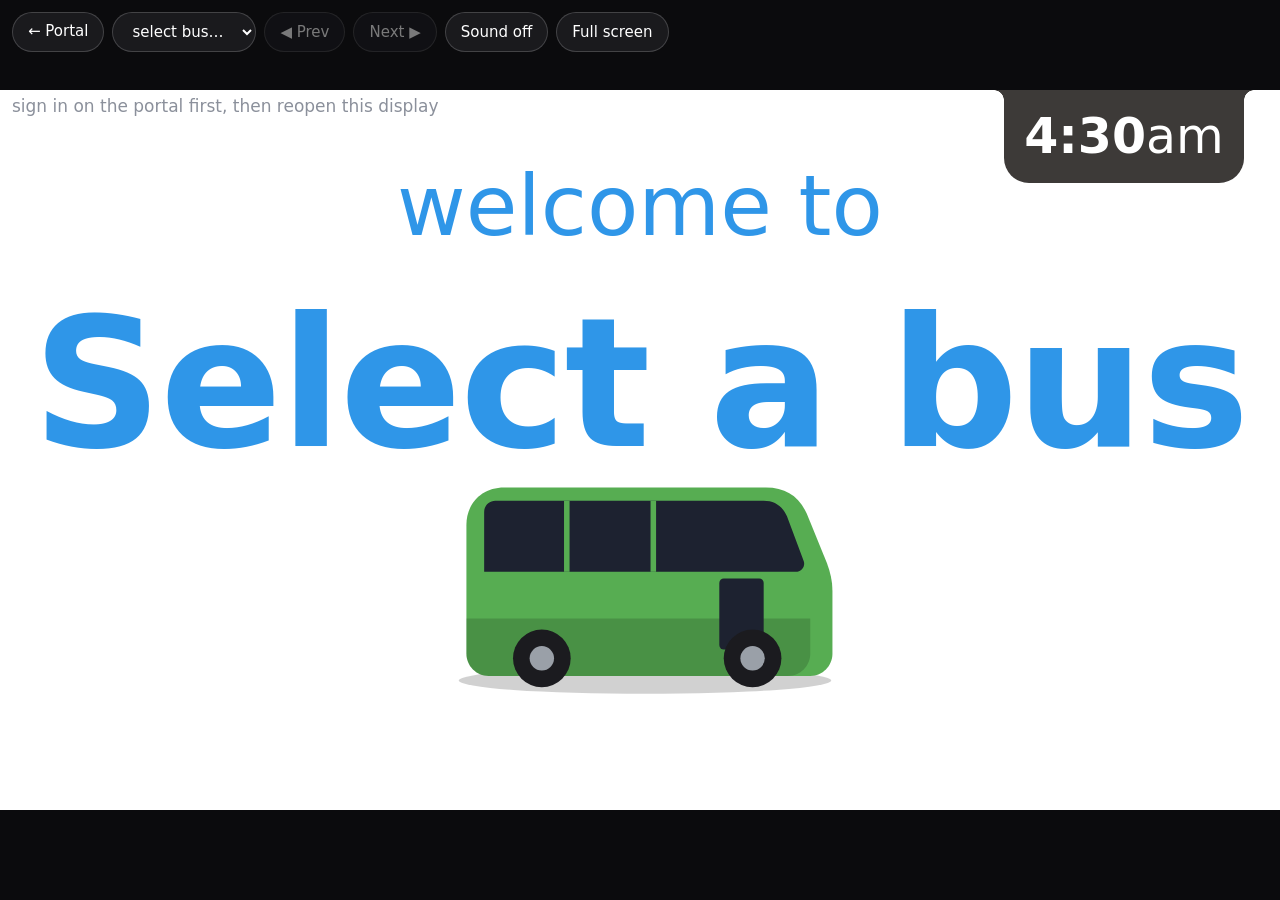
<file: portal/frontend/next-stop.html>
<!doctype html>
<html lang="en-GB">
<head>
<meta charset="utf-8">
<meta name="viewport" content="width=device-width, initial-scale=1, viewport-fit=cover">
<meta name="theme-color" content="#57ad52">
<title>Next stop display</title>
<style>
:root{
  --panel:#ffffff; --dest:#2a2a2a; --stops:#333333; --dots:#555a66; --line:#d4d8e0;
  --strip:#57ad52; --strip-text:#ffffff; --band:#ffffff;
  --tab:#3d3a38; --tab-text:#ffffff; --message:#2a2a2a; --bus:#57ad52; --welcome:#2f96e8; --bezel:#0b0b0d;
}
*{box-sizing:border-box;margin:0;padding:0}
html,body{height:100%}
body{background:var(--bezel);font-family:"Museo Sans",system-ui,sans-serif;color:#222;-webkit-font-smoothing:antialiased;overflow:hidden}
#stage{position:fixed;inset:0;overflow:hidden}
#screen{position:absolute;left:50%;top:50%;width:1280px;height:720px;transform-origin:center;overflow:hidden;background:var(--panel);user-select:none}
#screen .t{position:absolute;line-height:1;white-space:nowrap}
.layer{position:absolute;left:0;top:0;width:1280px;height:100%}
#screen{--strip-top:437px;--strip-h:100px;--band-top:537px}
.panel{position:absolute;left:0;top:0;width:1280px;height:var(--strip-top);background:var(--panel);overflow:hidden}
.strip{position:absolute;left:0;top:var(--strip-top);width:1280px;height:var(--strip-h);background:var(--strip);color:var(--strip-text)}
.band{position:absolute;left:0;top:var(--band-top);width:1280px;bottom:0;background:var(--band);overflow:hidden}
#stripText{left:46px;top:21px;font-weight:700;font-size:62px}
#nextName{left:46px;top:51px;font-weight:900;font-size:85px}
#line{position:absolute;left:72px;width:8px;top:72px;height:380px;background:var(--line)}
#dashes{position:absolute;left:66px;width:20px;top:152px;height:42px;display:none;
  background:linear-gradient(var(--panel) 0 8px,transparent 8px 14px,var(--panel) 14px 26px,transparent 26px 32px,var(--panel) 32px 42px)}
#dashes.on{display:block}
#ring{position:absolute;left:54px;top:50.5px;width:44px;height:44px;border-radius:50%;border:8px solid var(--dots);background:var(--panel);box-shadow:0 0 0 7px var(--panel)}
#ring::after{content:"";position:absolute;left:50%;top:50%;width:11px;height:11px;margin:-5.5px 0 0 -5.5px;border-radius:50%;background:var(--dots)}
#destName{left:136px;top:41px;font-weight:900;font-size:69px;color:var(--dest)}
#routeNum{left:136px;top:120px;font-weight:500;font-size:44px;color:var(--dots)}
#tab{position:absolute;left:1004px;top:0;width:240px;height:93px;background:var(--tab);border-radius:0 0 25px 25px;color:var(--tab-text)}
#tab::before,#tab::after{content:"";position:absolute;top:0;width:10px;height:10px}
#tab::before{left:-10px;background:radial-gradient(circle at 0 100%,transparent 9.5px,var(--tab) 10px)}
#tab::after{right:-10px;background:radial-gradient(circle at 100% 100%,transparent 9.5px,var(--tab) 10px)}
#clock{left:0;right:0;top:21.8px;text-align:center;font-size:49px;font-weight:900}
#clock span{font-weight:500}
.stop{position:absolute;left:0;top:0;width:1280px;height:0;color:var(--stops);font-weight:500;will-change:transform}
.stop .dot{position:absolute;border-radius:50%;background:var(--dots)}
.stop .nm{position:absolute;left:130px;line-height:1;white-space:nowrap}
#thanks{display:none;color:var(--message);font-weight:300;font-size:57px}
#thanks .t{left:55px}
#thanks b{font-weight:900}
#busPic{position:absolute;left:809px;top:146px;width:361px;height:229px;display:none}
#busPic svg{width:100%;height:100%}
#screen.terminus #destName,#screen.terminus #routeNum,#screen.terminus #route{display:none}
#screen.terminus #thanks,#screen.terminus #busPic{display:block}
#welcome{display:none;position:absolute;inset:0;z-index:2;background:var(--panel);color:var(--welcome)}
#screen.idle #welcome{display:block}
#screen.idle #tab{z-index:3}
#welcomeTo{left:0;right:0;top:74.4px;text-align:center;font-weight:300;font-size:84px}
#welcomeName{left:0;right:0;top:204px;text-align:center;font-weight:900;font-size:180px;letter-spacing:-2px}
#welcomeBus{position:absolute;left:260px;top:362px;width:760px;height:254px}
#welcomeBus svg{width:100%;height:100%}
#note{position:absolute;left:136px;top:250px;right:60px;font-size:34px;font-weight:500;color:var(--stops);opacity:.55;line-height:1.3;white-space:normal}
#statusBar{position:absolute;left:12px;top:6px;z-index:3;font-size:17px;font-weight:500;color:#8b909b;pointer-events:none;white-space:nowrap}
#controls{position:fixed;left:12px;top:12px;display:flex;gap:8px;z-index:5;opacity:0;transition:opacity .3s;pointer-events:none;flex-wrap:wrap;max-width:96vw}
body.show-controls #controls{opacity:1;pointer-events:auto}
#controls a,#controls button,#controls select{font:500 15px "Museo Sans",system-ui,sans-serif;color:#fff;background:rgba(30,30,34,.82);border:1px solid rgba(255,255,255,.18);border-radius:999px;padding:9px 15px;text-decoration:none;cursor:pointer}
#controls button.on{background:#2e7d32;border-color:#2e7d32}
#controls button:disabled{opacity:.45}
#tapHint{position:fixed;bottom:14px;left:50%;transform:translateX(-50%);font:500 15px "Museo Sans",system-ui;color:#fff;background:rgba(30,30,34,.82);padding:9px 16px;border-radius:999px;z-index:5;display:none}
</style>
</head>
<body>
<div id="stage">
  <div id="screen">
    <div id="statusBar"></div>
    <div class="panel">
      <div id="route">
        <div id="line"></div>
        <div id="dashes"></div>
        <div id="ring"></div>
        <div id="list"></div>
      </div>
      <div id="destName" class="t"></div>
      <div id="routeNum" class="t"></div>
      <div id="thanks">
        <div class="t" style="top:87px">thanks for travelling with</div>
        <div class="t" style="top:160px">us on <b id="thanksName">nsl</b><span>,</span></div>
        <div class="t" style="top:234px">we look forward to</div>
        <div class="t" style="top:307px">seeing you again soon</div>
      </div>
      <div id="busPic"></div>
      <div id="note" class="t"></div>
    </div>
    <div id="tab"><div id="clock" class="t"></div></div>
    <div class="strip"><div class="layer"><div id="stripText" class="t">the next stop is</div></div></div>
    <div class="band"><div class="layer"><div id="nextName" class="t"></div></div></div>
    <div id="welcome">
      <div id="welcomeTo" class="t">welcome to</div>
      <div id="welcomeName" class="t"></div>
      <div id="welcomeBus"></div>
    </div>
  </div>
</div>
<div id="controls">
  <a href="index.html">← Portal</a>
  <select id="busSel"><option value="">select bus…</option></select>
  <button type="button" id="prevBtn">◀ Prev</button>
  <button type="button" id="nextBtn">Next ▶</button>
  <button type="button" id="soundBtn">Sound off</button>
  <button type="button" id="fsBtn">Full screen</button>
</div>
<div id="tapHint">Tap anywhere to turn announcements on</div>
<script>
"use strict";
/* GPS next-stop display, linked to the live service on the bus.
   Follows the controller's live state (service/destination/stop) via the
   portal API; Prev/Next sends stop_prev/stop_next to the bus. No times. */
const PREFIX = (location.pathname.startsWith("/portal") || location.pathname.startsWith("/cloud")) ? "/portal" : "";
const $ = (id) => document.getElementById(id);
const screen = $("screen");
const W = 1280, H = 720;
const fit = () => { screen.style.transform = `translate(-50%,-50%) scale(${Math.min(innerWidth/W, innerHeight/H)})`; };
addEventListener("resize", fit); fit();

const BUS_SVG = `<svg viewBox="0 0 361 229" aria-hidden="true">
<ellipse cx="185" cy="206" rx="168" ry="12" fill="#000" opacity=".18"/>
<path d="M24 66c0-20 14-34 34-34h236c18 0 30 8 37 24l18 44c3 8 5 16 5 25v57c0 11-9 20-20 20H44c-11 0-20-9-20-20z" fill="var(--bus)"/>
<path d="M24 150h310v32c0 11-9 20-20 20H44c-11 0-20-9-20-20z" fill="#000" opacity=".16"/>
<path d="M40 54c0-6 5-10 10-10h242c10 0 17 5 21 14l15 40c2 5-2 10-7 10H40z" fill="#1d2230"/>
<rect x="112" y="44" width="5" height="64" fill="var(--bus)"/><rect x="190" y="44" width="5" height="64" fill="var(--bus)"/>
<rect x="252" y="114" width="40" height="64" rx="4" fill="#1d2230"/>
<circle cx="92" cy="186" r="26" fill="#1b1b1f"/><circle cx="92" cy="186" r="11" fill="#9aa0a8"/>
<circle cx="282" cy="186" r="26" fill="#1b1b1f"/><circle cx="282" cy="186" r="11" fill="#9aa0a8"/></svg>`;
$("busPic").innerHTML = BUS_SVG;
$("welcomeBus").innerHTML = BUS_SVG;

const state = { cid: new URLSearchParams(location.search).get("cid") || null,
  live: {}, stops: [], destId: null, announcedId: null, canCmd: true };
let soundWanted = false;

/* ---------- API ---------- */
async function api(path, body) {
  const token = localStorage.getItem("nsl_token") || "";
  const opts = body
    ? { method: "POST", headers: { "Content-Type": "application/json", "Authorization": "Bearer " + token }, body: JSON.stringify(body) }
    : { headers: { "Authorization": "Bearer " + token } };
  const r = await fetch(PREFIX + path, opts);
  if (!r.ok) throw new Error((await r.json().catch(() => null))?.detail || ("HTTP " + r.status));
  return r.json().catch(() => null);
}
async function loadBuses() {
  const org = localStorage.getItem("nsl_org") || "";
  const token = localStorage.getItem("nsl_token") || "";
  if (!token || !org) { status("sign in on the portal first, then reopen this display"); return; }
  try {
    const res = await api("/api/controllers?organisation_id=" + encodeURIComponent(org));
    const ctrls = res.controllers || [];
    $("busSel").innerHTML = `<option value="">select bus…</option>` +
      ctrls.map((c) => `<option value="${esc(c.id)}">${esc(c.name || c.id.slice(0, 8))} ${c.online ? "●" : "○"}</option>`).join("");
    const saved = localStorage.getItem("nsl_cid") || "";
    if (state.cid && ctrls.some((c) => c.id === state.cid)) $("busSel").value = state.cid;
    else if (saved && ctrls.some((c) => c.id === saved)) { state.cid = saved; $("busSel").value = saved; }
    else if (ctrls.length === 1) selectBus(ctrls[0].id);
  } catch (e) { status(String(e.message || e)); }
}
function selectBus(cid) {
  state.cid = cid || null; state.destId = null; state.stops = [];
  try { if (cid) localStorage.setItem("nsl_cid", cid); else localStorage.removeItem("nsl_cid"); } catch (e) {}
  const url = new URL(location.href);
  if (cid) url.searchParams.set("cid", cid); else url.searchParams.delete("cid");
  history.replaceState(null, "", url);
  refresh();
}
async function refresh() {
  if (!state.cid) { renderIdle("Select a bus", "Choose a bus above to follow its live service."); return; }
  if (new URLSearchParams(location.search).has("demo")) return renderDemo();
  try {
    state.live = await api("/api/controllers/" + state.cid + "/live") || {};
    const d = (state.live.destination || {}).id || null;
    if (d !== state.destId) {
      state.destId = d; state.announcedId = null;
      try {
        const s = await api("/api/controllers/" + state.cid + "/stops");
        state.stops = (s && s.stops) || [];
      } catch (e) { state.stops = []; }
    }
    const flag = state.live.online ? (state.live.stale ? "stale" : "live") : "offline";
    status(state.live.online ? (state.live.stale ? "bus offline - last known" : "") : "bus offline - last known");
    render();
  } catch (e) { status(String(e.message || e)); }
}
async function sendCmd(cmd) {
  if (!state.cid) return;
  try {
    await api("/api/controllers/" + state.cid + "/command", { command: cmd });
    setTimeout(refresh, 400);
  } catch (e) {
    if (/403|forbidden/i.test(String(e.message))) { state.canCmd = false; syncCmdUI(); }
    status(String(e.message || e));
  }
}

/* ---------- rendering (measured from the reference) ---------- */
const SLOT = {
  enter: { y: 178, fs: 25, d: 18 }, far: { y: 258, fs: 45, d: 28 },
  near: { y: 365, fs: 60, d: 38 }, single: { y: 304, fs: 60, d: 38 },
};
const CURVE = [[0,0],[0.067,0.29],[0.2,0.43],[0.333,0.58],[0.533,0.64],[0.867,0.73],[1.2,0.84],[1.533,0.95],[1.733,0.98],[1.867,1]];
const lerp = (a, b, p) => a + (b - a) * p;
function curveAt(t) { if (t <= 0) return 0; for (let k = 1; k < CURVE.length; k++) { if (t <= CURVE[k][0]) { const [t0,p0]=CURVE[k-1],[t1,p1]=CURVE[k]; return lerp(p0,p1,(t-t0)/(t1-t0)); } } return 1; }
const list = $("list");
const items = new Map();
let anim = null;
function paint(it, s) { it.cur = s;
  it.dot.style.cssText = `left:${76-s.d/2}px;top:${s.y-s.d/2}px;width:${s.d}px;height:${s.d}px;box-shadow:0 0 0 ${Math.max(4,s.d*0.22).toFixed(1)}px var(--panel)`;
  it.nm.style.fontSize = s.fs + "px";
  it.nm.style.top = (s.y + 0.35*s.fs + 2 - 0.84*s.fs) + "px"; }
function makeItem(name, slot) { const el = document.createElement("div"); el.className = "stop";
  el.innerHTML = '<span class="dot"></span><span class="nm"></span>';
  const it = { el, dot: el.firstChild, nm: el.lastChild }; it.nm.textContent = name;
  list.appendChild(el); paint(it, { ...SLOT[slot] }); return it; }
function clearList() { if (anim) { cancelAnimationFrame(anim.raf); anim = null; } for (const [,it] of items) it.el.remove(); items.clear(); }
function esc(s) { return String(s ?? "").replace(/[&<>"']/g, (c) => ({ "&":"&amp;","<":"&lt;",">":"&gt;",'"':"&quot;","'":"&#39;" }[c])); }
function status(t) { $("statusBar").textContent = t || ""; }
function label(s) { return (s && (s.board_text || s.name)) || ""; }

function render() {
  const live = state.live || {};
  const dest = live.destination || {}, svc = live.service || {};
  if (!dest.id) return renderIdle(svc.number || "—", "No destination on the bus - select one on the controller.");
  const stops = state.stops.length ? state.stops : null;
  // current index from live stop position (1-based)
  let idx = 0;
  if (live.stop && live.stop.position) idx = Math.max(0, live.stop.position - 1);
  if (!stops) { // stops not loaded yet: show destination + current stop only
    return renderSimple(dest, svc, live.stop ? label(live.stop) : "");
  }
  idx = Math.min(idx, stops.length - 1);
  const cur = stops[idx];
  screen.classList.remove("idle", "terminus");
  $("note").textContent = "";
  setDest(dest.dest || dest.name || "");
  $("routeNum").textContent = svc.number || "";
  fitText($("routeNum"), 44, 700, 24, 120 + 0.84*44);
  const up = stops.slice(idx);
  const more = up.length - 1; // stops after the next one
  $("dashes").classList.toggle("on", more > 2);
  // slots for the stops after cur (max two shown)
  const shown = new Map();
  if (up.length === 1) shown.set(idx, "single");
  else { if (up[1]) shown.set(idx + 1, "near"); if (up[2] && more > 2) shown.set(idx + 2, "far"); else if (up[2]) shown.set(idx + 2, "near"); }
  for (const [k, it] of [...items]) if (!shown.has(k)) { it.el.remove(); items.delete(k); }
  const first = !anim;
  const from = {}, to = {};
  for (const [k, slot] of shown) { from[k] = items.has(k) ? { ...items.get(k).cur } : { ...SLOT.enter }; to[k] = { ...SLOT[slot] }; }
  const final = cur.is_terminus && idx === stops.length - 1;
  $("stripText").textContent = final ? "the next & final stop is" : "the next stop is";
  setBand(label(cur));
  if (state.announcedId !== cur.id) { state.announcedId = cur.id; announce("The next stop is " + label(cur)); }
  if (first) { for (const [k, slot] of shown) { if (!items.has(k)) items.set(k, makeItem(label(stops[k]), slot)); else paint(items.get(k), { ...SLOT[slot] }); } return; }
  const t0 = performance.now(), DUR = 1867;
  if (anim) cancelAnimationFrame(anim.raf);
  const step = (now) => { const p = curveAt((now - t0) / 1000);
    for (const [k] of shown) { let it = items.get(k); if (!it) it = items.set(k, makeItem(label(stops[k]), "enter")).get(k);
      paint(it, { y: lerp(from[k].y, to[k].y, p), fs: lerp(from[k].fs, to[k].fs, p), d: lerp(from[k].d, to[k].d, p) }); }
    if ((now - t0) / 1000 < DUR / 1000) anim = { raf: requestAnimationFrame(step) };
    else { anim = null; for (const [k, slot] of shown) paint(items.get(k), { ...SLOT[slot] }); } };
  anim = { raf: requestAnimationFrame(step) };
}
function renderSimple(dest, svc, curName) {
  clearList(); screen.classList.remove("idle", "terminus"); $("note").textContent = "";
  setDest(dest.dest || dest.name || ""); $("routeNum").textContent = svc.number || "";
  $("dashes").classList.remove("on");
  $("stripText").textContent = "the next stop is"; setBand(curName);
}
function renderIdle(title, note) {
  clearList(); screen.classList.add("idle"); screen.classList.remove("terminus");
  $("welcomeName").textContent = title || "nsl"; $("note").textContent = note || "";
}
const mctx = document.createElement("canvas").getContext("2d");
function fitText(el, maxPx, maxW, minPx, baseline) {
  let fs = maxPx; mctx.font = `900 ${fs}px "Museo Sans",system-ui,sans-serif`;
  const fam = (f) => `900 ${f}px "Museo Sans",system-ui,sans-serif`;
  while (mctx.measureText(el.textContent).width > maxW && fs > minPx) { fs -= 2; mctx.font = fam(fs); }
  el.style.fontSize = fs + "px";
  if (baseline) el.style.top = (baseline - 0.84 * fs) + "px";
}
function setDest(name) { const el = $("destName"); el.textContent = name; fitText(el, 69, 1004 - 136 - 28, 34, 41 + 0.84 * 69); }
function setBand(name) { const el = $("nextName"); el.textContent = name; fitText(el, 85, 1190, 44, 51 + 0.84 * 85); }
function renderDemo() {
  state.live = { online: true, destination: { id: "demo", dest: "City Centre" }, service: { number: "100" },
    stop: { id: "s2", position: 2 } };
  state.stops = [{ id: "s1", position: 1, name: "Station Road", board_text: "Station Road" },
    { id: "s2", position: 2, name: "High Street", board_text: "High Street" },
    { id: "s3", position: 3, name: "Market Place", board_text: "Market Place" },
    { id: "s4", position: 4, name: "City Centre", board_text: "City Centre", is_terminus: 1 }];
  render();
}

/* ---------- sound ---------- */
function announce(text) { if (!soundWanted || !("speechSynthesis" in window)) return;
  try { speechSynthesis.cancel();
    const u = new SpeechSynthesisUtterance(text); u.lang = "en-GB"; u.rate = 0.95;
    speechSynthesis.speak(u); } catch (e) {} }

/* ---------- controls ---------- */
let hideT;
const poke = () => { document.body.classList.add("show-controls"); clearTimeout(hideT); hideT = setTimeout(() => document.body.classList.remove("show-controls"), 3000); };
addEventListener("mousemove", poke); addEventListener("touchstart", poke, { passive: true }); poke();
function syncCmdUI() { $("prevBtn").disabled = $("nextBtn").disabled = !state.cid || !state.canCmd; }
$("busSel").addEventListener("change", () => selectBus($("busSel").value || null));
$("prevBtn").onclick = (e) => { e.stopPropagation(); sendCmd("stop_prev"); };
$("nextBtn").onclick = (e) => { e.stopPropagation(); sendCmd("stop_next"); };
$("soundBtn").onclick = (e) => { e.stopPropagation(); soundWanted = !soundWanted;
  $("soundBtn").textContent = soundWanted ? "Sound on" : "Sound off";
  if (!soundWanted && "speechSynthesis" in window) speechSynthesis.cancel(); };
$("fsBtn").onclick = (e) => { e.stopPropagation(); toggleFs(); };
screen.addEventListener("dblclick", toggleFs);
addEventListener("keydown", (e) => { if (e.key === "f") toggleFs(); if (e.key === "ArrowRight") sendCmd("stop_next"); if (e.key === "ArrowLeft") sendCmd("stop_prev"); });
function toggleFs() { if (document.fullscreenElement) document.exitFullscreen?.(); else document.documentElement.requestFullscreen?.().catch(() => {}); }
const clockFmt = new Intl.DateTimeFormat("en-GB", { hour: "numeric", minute: "2-digit", hour12: true, timeZone: "Europe/London" });
function tickClock() { const p = clockFmt.formatToParts(new Date()), g = (t) => (p.find((x) => x.type === t) || {}).value || "";
  $("clock").innerHTML = `${g("hour")}:${g("minute")}<span>${g("dayPeriod").toLowerCase().replace(/[.\s]/g, "")}</span>`; }
setInterval(tickClock, 1000); tickClock();
setInterval(refresh, 2000);
syncCmdUI(); loadBuses().then(refresh);
</script>
</body>
</html>
</file>
<file: site/assets/site.css>
/* NSL Displays marketing site — asphalt + LED amber.
   Self-contained: no external fonts, no frameworks, no build step. */
:root {
  --ground: #0b0c0e;
  --panel: #141619;
  --panel-2: #1a1d22;
  --line: #26292e;
  --amber: #ffb000;
  --amber-deep: #c77e00;
  --ink: #f2ede2;
  --muted: #a8a294;
  --mono: ui-monospace, "Cascadia Mono", "SF Mono", Menlo, Consolas, monospace;
  --sans: "Helvetica Neue", Helvetica, Arial, "Segoe UI", system-ui, sans-serif;
  --cond: "Arial Narrow", "Helvetica Neue Condensed", "Helvetica Condensed", Helvetica, Arial, sans-serif;
}
* { box-sizing: border-box; }
html { scroll-behavior: smooth; }
body {
  margin: 0;
  background: var(--ground);
  color: var(--ink);
  font: 16px/1.6 var(--sans);
  -webkit-font-smoothing: antialiased;
}
body::before {
  /* faint LED dot field across the whole page */
  content: "";
  position: fixed;
  inset: 0;
  pointer-events: none;
  background-image: radial-gradient(rgba(255, 176, 0, .055) 1px, transparent 1.4px);
  background-size: 22px 22px;
  z-index: 0;
}
main, header.site, footer.site { position: relative; z-index: 1; }
.wrap { max-width: 1120px; margin: 0 auto; padding: 0 24px; }
a { color: var(--amber); }
::selection { background: var(--amber); color: #111; }

/* ---------- header ---------- */
header.site {
  position: sticky;
  top: 0;
  z-index: 50;
  background: rgba(11, 12, 14, .92);
  backdrop-filter: blur(8px);
  border-bottom: 1px solid var(--line);
}
.nav { display: flex; align-items: center; gap: 20px; padding: 12px 24px; max-width: 1120px; margin: 0 auto; flex-wrap: wrap; }
.brand { display: flex; align-items: center; gap: 10px; text-decoration: none; color: var(--ink); margin-right: auto; }
.brand img { height: 30px; width: auto; display: block; }
.brand b { font: 800 15px/1 var(--cond); letter-spacing: .14em; text-transform: uppercase; }
.brand b span { color: var(--amber); }
.nav-links { display: flex; gap: 4px; flex-wrap: wrap; align-items: center; }
.nav-links a {
  color: var(--muted);
  text-decoration: none;
  font: 600 12px/1 var(--mono);
  letter-spacing: .12em;
  text-transform: uppercase;
  padding: 9px 11px;
  border-radius: 6px;
}
.nav-links a:hover { color: var(--ink); background: #1b1e24; }
.nav-links a.on { color: var(--amber); }

/* ---------- buttons ---------- */
.btn {
  display: inline-block;
  font: 700 13px/1 var(--mono);
  letter-spacing: .1em;
  text-transform: uppercase;
  text-decoration: none;
  padding: 14px 22px;
  border-radius: 8px;
  border: 1px solid transparent;
  cursor: pointer;
}
.btn-primary { background: var(--amber); color: #141414; box-shadow: 0 0 24px rgba(255, 176, 0, .35); }
.btn-primary:hover { background: #ffc233; }
.btn-ghost { border-color: #3a3e45; color: var(--ink); }
.btn-ghost:hover { border-color: var(--amber); color: var(--amber); }
.btn-sm { padding: 10px 14px; font-size: 12px; }

/* ---------- type ---------- */
.eyebrow {
  font: 700 12px/1 var(--mono);
  letter-spacing: .22em;
  text-transform: uppercase;
  color: var(--amber);
  margin: 0 0 14px;
}
.eyebrow::before { content: "● "; font-size: 9px; vertical-align: 2px; }
h1, h2, h3 { font-family: var(--cond); text-transform: uppercase; letter-spacing: .01em; line-height: 1.02; margin: 0; }
h1 { font-size: clamp(44px, 7vw, 84px); font-weight: 800; }
h2 { font-size: clamp(28px, 4vw, 44px); font-weight: 800; }
h3 { font-size: 20px; font-weight: 700; }
.lede { font-size: 19px; color: var(--muted); max-width: 60ch; }
section.block { padding: 72px 0; border-top: 1px solid var(--line); }

/* ---------- hero ---------- */
.hero { padding: 64px 0 72px; }
.hero-grid { display: grid; grid-template-columns: 1.05fr .95fr; gap: 48px; align-items: center; }
.hero p.lede { margin: 20px 0 30px; }
.cta-row { display: flex; gap: 14px; flex-wrap: wrap; }
.hero-meta { display: flex; gap: 28px; margin-top: 34px; flex-wrap: wrap; }
.hero-meta div b { display: block; font: 800 26px/1 var(--cond); color: var(--amber); }
.hero-meta div span { font: 600 11px/1.5 var(--mono); letter-spacing: .14em; text-transform: uppercase; color: var(--muted); }

/* live board demo */
.board-shell {
  background: #050505;
  border: 1px solid #2b2e34;
  border-radius: 12px;
  padding: 18px 18px 12px;
  box-shadow: 0 24px 80px rgba(0, 0, 0, .6), inset 0 0 60px rgba(255, 176, 0, .04);
}
.board-shell canvas { width: 100%; height: auto; display: block; image-rendering: pixelated; border-radius: 4px; }
.board-cap {
  display: flex; justify-content: space-between; align-items: center;
  font: 600 11px/1 var(--mono); letter-spacing: .14em; text-transform: uppercase;
  color: var(--muted); padding: 12px 2px 2px;
}
.board-cap .live { color: var(--amber); }
.board-cap .live::before { content: "● "; animation: pulse 1.6s infinite; }
@keyframes pulse { 50% { opacity: .35; } }

/* ---------- cards / grids ---------- */
.cards { display: grid; grid-template-columns: repeat(4, 1fr); gap: 16px; margin-top: 36px; }
.card {
  background: var(--panel);
  border: 1px solid var(--line);
  border-radius: 12px;
  padding: 24px 22px;
  text-decoration: none;
  color: var(--ink);
  display: flex;
  flex-direction: column;
  gap: 10px;
  transition: border-color .15s, transform .15s;
}
.card:hover { border-color: var(--amber-deep); transform: translateY(-3px); }
.card .code {
  font: 700 11px/1 var(--mono); letter-spacing: .18em; color: var(--amber);
  border: 1px solid var(--amber-deep); border-radius: 5px;
  align-self: flex-start; padding: 6px 8px;
}
.card h3 { font-size: 21px; }
.card p { margin: 0; color: var(--muted); font-size: 14.5px; flex: 1; }
.card .go { font: 700 12px/1 var(--mono); letter-spacing: .12em; text-transform: uppercase; color: var(--amber); }
.grid-2 { display: grid; grid-template-columns: 1fr 1fr; gap: 16px; margin-top: 36px; }
.grid-3 { display: grid; grid-template-columns: repeat(3, 1fr); gap: 16px; margin-top: 36px; }

/* ---------- spec tables / steps ---------- */
.spec { background: var(--panel); border: 1px solid var(--line); border-radius: 12px; padding: 8px 24px; margin-top: 36px; }
.spec-row { display: flex; gap: 20px; padding: 14px 0; border-top: 1px solid var(--line); }
.spec-row:first-child { border-top: 0; }
.spec-row b { flex: 0 0 220px; font: 700 12px/1.7 var(--mono); letter-spacing: .1em; text-transform: uppercase; color: var(--amber); }
.spec-row span { color: var(--muted); }
.spec-row span strong { color: var(--ink); }
.steps { counter-reset: step; margin-top: 36px; display: grid; gap: 0; }
.step { display: grid; grid-template-columns: 64px 1fr; gap: 18px; padding: 22px 0; border-top: 1px solid var(--line); }
.step:first-child { border-top: 0; }
.step::before {
  counter-increment: step;
  content: "0" counter(step);
  font: 800 30px/1 var(--cond);
  color: var(--amber);
}
.step h3 { margin-bottom: 6px; }
.step p { margin: 0; color: var(--muted); max-width: 70ch; }

/* ---------- CTA band / footer ---------- */
.cta-band {
  background: linear-gradient(180deg, #17130a, #0b0c0e);
  border: 1px solid var(--amber-deep);
  border-radius: 16px;
  padding: 48px;
  text-align: center;
  margin-top: 36px;
  box-shadow: inset 0 0 80px rgba(255, 176, 0, .06);
}
.cta-band h2 { margin-bottom: 12px; }
.cta-band p { color: var(--muted); margin: 0 0 26px; }
footer.site { border-top: 1px solid var(--line); margin-top: 72px; padding: 48px 0 32px; background: #08090b; }
.foot-grid { display: grid; grid-template-columns: 1.2fr 1fr 1fr 1fr; gap: 32px; }
.foot-grid h4 { font: 700 12px/1 var(--mono); letter-spacing: .16em; text-transform: uppercase; color: var(--muted); margin: 0 0 14px; }
.foot-grid ul { list-style: none; margin: 0; padding: 0; display: grid; gap: 9px; }
.foot-grid a { color: var(--ink); text-decoration: none; font-size: 14.5px; }
.foot-grid a:hover { color: var(--amber); }
.foot-note { margin-top: 36px; padding-top: 20px; border-top: 1px solid var(--line); display: flex; justify-content: space-between; gap: 12px; flex-wrap: wrap; color: #6f6a5f; font-size: 13px; }

/* ---------- forms ---------- */
form.quote { margin-top: 32px; display: grid; gap: 16px; max-width: 640px; }
form.quote label { font: 700 12px/1.4 var(--mono); letter-spacing: .12em; text-transform: uppercase; color: var(--muted); display: block; }
form.quote input, form.quote select, form.quote textarea {
  width: 100%; margin-top: 8px;
  background: var(--panel-2); color: var(--ink);
  border: 1px solid #3a3e45; border-radius: 8px;
  padding: 12px 14px; font: 15px/1.5 var(--sans);
}
form.quote input:focus, form.quote select:focus, form.quote textarea:focus { outline: 2px solid var(--amber); border-color: var(--amber); }
.field-2 { display: grid; grid-template-columns: 1fr 1fr; gap: 16px; }

/* ---------- responsive ---------- */
@media (max-width: 960px) {
  .hero-grid { grid-template-columns: 1fr; }
  .cards { grid-template-columns: 1fr 1fr; }
  .grid-2, .grid-3 { grid-template-columns: 1fr; }
  .foot-grid { grid-template-columns: 1fr 1fr; }
  section.block { padding: 52px 0; }
}
@media (max-width: 600px) {
  .cards { grid-template-columns: 1fr; }
  .spec-row { flex-direction: column; gap: 4px; }
  .spec-row b { flex: none; }
  .field-2 { grid-template-columns: 1fr; }
  .cta-band { padding: 32px 20px; }
  .step { grid-template-columns: 44px 1fr; }
}
@media (prefers-reduced-motion: reduce) {
  html { scroll-behavior: auto; }
  .board-cap .live::before { animation: none; }
}
</file>
<file: portal/frontend/styles.css>
/* NSL Portal — modernised Hanover Helion / HELEN-style chrome.
   Light grey surfaces, bevelled panels, titled group boxes, blue title bars,
   amber LED preview. Clean, transport-industry feel with no decorative motion. */
:root{
  /* light chrome palette (default) */
  --bg:#D8D4CA;
  --chrome:#ECE9E2;
  --chrome-l:#F7F5F0;
  --chrome-d:#CFC9BD;
  --chrome-dd:#B8B1A3;
  --shadow:#6B655A;
  --highlight:#FFFFFF;
  --ink:#1c1c1c;
  --muted:#4a4a4a;
  --accent:#1F3A93;
  --accent-h:#2A4BB5;
  --danger:#B00020;
  --ok:#1E6E3A;
  --amber:#FFB000;
  --warn:#C45C00;
  --field:#fff;
  --row-alt:#F4F1EA;
  --sel:#cfe0ff;

  --border-out:1px solid var(--shadow);
  --border-in:1px solid var(--highlight);
  --bevel:var(--border-in) var(--border-out) var(--border-out) var(--border-in);

  --font:"Segoe UI",system-ui,-apple-system,BlinkMacSystemFont,Roboto,sans-serif;
  --mono:ui-monospace,Menlo,Consolas,"Courier New",monospace;
  color-scheme:light;
}
[data-theme="dark"]{
  --bg:#121315;
  --chrome:#1c1d21;
  --chrome-l:#25262b;
  --chrome-d:#2f3137;
  --chrome-dd:#3c3f46;
  --shadow:#0a0b0c;
  --highlight:#4a4d55;
  --ink:#eaecef;
  --muted:#9ba0a8;
  --accent:#3b6fd9;
  --accent-h:#5588f0;
  --danger:#e05252;
  --ok:#4cc38a;
  --amber:#FFB000;
  --warn:#e08a3c;
  --field:#141519;
  --row-alt:#1a1b20;
  --sel:#2a3f6e;
  color-scheme:dark;
}
*{box-sizing:border-box}
body,.group,.window,button,input,select,textarea,table,th,td,.sidebar,.main{transition:background-color .15s,border-color .15s,color .15s}
html,body{height:100%}
body{background:var(--bg);color:var(--ink);font:14px/1.45 var(--font);margin:0;min-height:100%;transition:background .15s,color .15s}

/* ---------- app shell ---------- */
.app{display:flex;flex-direction:column;height:100vh;min-height:100vh}
.titlebar{background:var(--accent);color:#fff;padding:6px 12px;display:flex;gap:12px;align-items:center;
  border-bottom:1px solid #0e1f52;box-shadow:0 1px 0 rgba(255,255,255,.2) inset}
[data-theme="dark"] .titlebar{background:#1a3a7a;border-bottom-color:#0c1d42}
.titlebar .logo{font-weight:700;letter-spacing:.02em}
.titlebar .subtitle{font-weight:400;opacity:.9}
.titlebar .spacer{flex:1}
#theme-toggle{background:rgba(255,255,255,.12);border:1px solid rgba(255,255,255,.35);color:#fff;padding:4px 10px;font-size:12px;display:inline-flex;align-items:center;gap:6px}
#theme-toggle:hover{background:rgba(255,255,255,.22)}
#theme-toggle .icon{width:16px;height:16px}
#who{font-size:12px;opacity:.95}
#orgsel{background:#fff;border:1px solid #0e1f52;color:var(--ink);font-size:13px;padding:3px 6px;min-width:160px}
#btn-logout{background:rgba(255,255,255,.12);border:1px solid #0e1f52;color:#fff;font-size:12px;padding:3px 10px}

/* main workspace */
.workspace{flex:1;display:flex;overflow:hidden}
.sidebar{width:220px;background:var(--chrome);border-right:1px solid var(--shadow);display:flex;flex-direction:column;
  box-shadow:1px 0 0 var(--highlight) inset}
.sidebar .section{padding:10px 12px;border-bottom:1px solid var(--chrome-dd);box-shadow:0 1px 0 var(--highlight) inset}
.sidebar h2{font-size:12px;text-transform:uppercase;letter-spacing:.05em;color:var(--muted);margin:0 0 8px}
.nav{display:flex;flex-direction:column;gap:2px}
.nav button{text-align:left;background:transparent;border:1px solid transparent;padding:7px 10px;font-size:13px;
  border-radius:3px;color:var(--ink)}
.nav button:hover{background:var(--chrome-l);border-color:var(--chrome-dd)}
.nav button.on{background:#fff;border-color:var(--shadow);font-weight:700;box-shadow:1px 1px 2px rgba(0,0,0,.08)}
[data-theme="dark"] .nav button.on{background:var(--accent);border-color:#0e1f52;color:#fff;box-shadow:none}
.nav button:disabled{opacity:.45}

.main{flex:1;overflow:auto;padding:16px;background:var(--bg)}
.window{max-width:1300px;margin:0 auto}

/* ---------- auth ---------- */
#authview{margin:40px auto}
#authview .window{max-width:420px;background:var(--chrome);border:var(--bevel);padding:16px}
#authbar{display:none}

/* ---------- group boxes ---------- */
.group{background:var(--chrome);border:var(--bevel);padding:14px;margin:18px 0 0;position:relative}
.group .group{margin-top:14px}
.grouptitle{position:absolute;top:-11px;left:10px;background:var(--chrome);padding:0 8px;font-weight:700;font-size:12px;color:var(--ink)}
h3{margin:18px 0 8px;font-size:15px;font-weight:700}
p{margin:6px 0}
a{color:var(--accent);text-decoration:none}
a:hover{text-decoration:underline}

/* ---------- forms ---------- */
label{display:block;font-size:12px;font-weight:700;color:var(--ink);margin:10px 0 3px}
label .req{color:var(--danger)}
input,select,textarea{width:100%;background:var(--field);color:var(--ink);font:inherit;font-size:14px;
  border:var(--bevel);padding:6px 8px}
input:focus,select:focus,textarea:focus{outline:2px solid var(--accent);outline-offset:-1px}
select option{background:var(--field);color:var(--ink)}
input[readonly]{background:var(--chrome-d);color:var(--muted)}
input[type=checkbox],input[type=radio]{width:auto;accent-color:var(--accent);margin-right:6px;vertical-align:middle}
input[type=color]{padding:2px;height:34px}
textarea{resize:vertical;min-height:60px}
.row{display:flex;gap:10px;flex-wrap:wrap;align-items:flex-start;margin-top:8px}
.row > div > label:first-child{margin-top:0}
.col{flex:1;min-width:200px}
.hint{font-size:12px;color:var(--muted);margin:4px 0}
.err{font-size:13px;color:var(--danger);font-weight:600}
.err:empty{display:none}
.ok{color:var(--ok)}

/* ---------- buttons ---------- */
button{font:inherit;color:var(--ink);background:linear-gradient(#fff,#D9D4C7);border:var(--bevel);
  padding:6px 12px;cursor:pointer;font-size:13px}
button:hover{background:linear-gradient(#fff,#E4E0D6)}
button:active{background:linear-gradient(#D9D4C7,#fff)}
button:focus-visible{outline:2px solid var(--accent);outline-offset:1px}
button:disabled{opacity:.5;cursor:default}
button.primary{background:var(--accent);color:#fff;border-color:#0e1f52}
button.primary:hover{background:var(--accent-h)}
button.danger{background:linear-gradient(#ffefef,#E0A8A8);color:var(--danger);border-color:var(--danger)}
button.tool{padding:5px 8px;font-size:12px}
button.icn{min-width:32px;padding:5px 8px}

/* dark mode button overrides */
[data-theme="dark"] button{background:var(--chrome-d);border-color:var(--shadow);color:var(--ink)}
[data-theme="dark"] button:hover{background:var(--chrome-dd)}
[data-theme="dark"] button:active{background:var(--chrome)}
[data-theme="dark"] button.primary{background:var(--accent);border-color:#0e1f52;color:#fff}
[data-theme="dark"] button.primary:hover{background:var(--accent-h)}
[data-theme="dark"] button.danger{background:linear-gradient(#8a2a2a,#5c1a1a);color:#fff;border-color:var(--danger)}

/* ---------- tables ---------- */
.tablewrap{width:100%;overflow-x:auto}
.dataTable{width:100%;border-collapse:separate;border-spacing:0;background:var(--field);border:var(--bevel);margin-top:0;font-size:13px}
table{width:100%;border-collapse:separate;border-spacing:0;background:var(--field);border:var(--bevel);margin-top:10px;font-size:13px}
th,td{padding:7px 10px;text-align:left;border-bottom:1px solid var(--chrome-dd);border-right:1px solid var(--chrome-dd)}
th{background:var(--chrome-d);font-size:12px;font-weight:700;color:var(--ink);border-bottom:1px solid var(--shadow)}
tr:nth-child(even){background:var(--row-alt)}
tbody tr:hover{background:#E8F0FF}
tr.sel{background:#cfe0ff}
[data-theme="dark"] tbody tr:hover{background:var(--sel)}
[data-theme="dark"] tr.sel{background:var(--sel)}
td.row{display:table-cell;margin:0;white-space:nowrap;vertical-align:middle}
td.row button,td.row a.button{margin:1px 4px 1px 0;padding:3px 8px;font-size:12px;text-decoration:none;display:inline-block;border:var(--bevel);border-radius:3px;color:var(--ink)}
[data-theme="dark"] td.row a.button{background:var(--chrome-d);border-color:var(--shadow);color:var(--ink)}
td input,td select{padding:4px 6px;font-size:13px}
.kbd{font-family:var(--mono);background:#222;color:var(--amber);padding:2px 6px;border-radius:2px;font-size:12px}

/* ---------- tabs ---------- */
.tabs{display:flex;gap:2px;border-bottom:2px solid var(--chrome-dd);margin-bottom:12px;padding-top:4px}
button.tab{background:var(--chrome-d);border:var(--bevel);border-bottom:none;border-radius:3px 3px 0 0;
  padding:6px 14px;color:var(--muted);font-weight:600}
button.tab:hover{background:var(--chrome-l);color:var(--ink)}
button.tab.on{background:var(--field);color:var(--ink);border-bottom:2px solid var(--field);margin-bottom:-2px}
[data-theme="dark"] button.tab{background:var(--chrome-d)}
[data-theme="dark"] button.tab.on{background:var(--chrome-l);border-bottom-color:var(--chrome-l)}

/* ---------- LED preview ---------- */
.led{display:inline-block;background:#0a0a0a;border:3px inset #555;padding:6px}
.led canvas,canvas.led{image-rendering:pixelated}

/* ---------- dialogs ---------- */
dialog{background:var(--chrome);color:var(--ink);border:var(--bevel);padding:18px;max-width:560px;width:calc(100% - 32px)}
dialog::backdrop{background:rgba(0,0,0,.5)}
dialog h3{margin-top:0}
pre{background:var(--field);color:var(--ink);padding:10px;border:var(--bevel);border-radius:4px;
  font:12px/1.5 var(--mono);overflow:auto;white-space:pre-wrap;word-break:break-all}

/* ---------- status bar ---------- */
.statusbar{background:var(--chrome);border-top:1px solid var(--shadow);padding:4px 12px;font-size:12px;color:var(--muted);
  box-shadow:0 1px 0 var(--highlight) inset}

/* ---------- program editor ---------- */
.prog-header{display:flex;gap:12px;align-items:flex-end;flex-wrap:wrap;margin-bottom:8px}
.prog-header .meta{color:var(--muted);font-size:12px}
.dest-toolbar{display:flex;gap:8px;align-items:center;margin:10px 0 6px}
.dest-list{max-height:520px;overflow:auto;border:var(--bevel);background:var(--field)}
.dest-list table{margin:0;border:none}
.dest-list th{position:sticky;top:0;z-index:1}

/* ---------- layout editor ---------- */
.lay-shell{display:grid;grid-template-columns:260px 1fr 280px;gap:12px;align-items:start}
.lay-tools,.lay-props{background:var(--chrome);border:var(--bevel);padding:12px}
.lay-canvas{background:var(--chrome);border:var(--bevel);padding:12px;text-align:center;min-width:0}
.lay-canvas canvas{display:block;margin:0 auto;background:#141414;cursor:crosshair;width:auto;height:auto;max-width:100%;border:1px solid #333}
.lay-preview{background:#0a0a0a;border:3px inset #555;display:inline-block;padding:6px}
.lay-preview canvas{display:block;margin:0 auto;image-rendering:pixelated;width:auto;height:auto;max-width:100%}
.lay-status{font-size:12px;color:var(--muted);margin-top:6px}
/* tidy property grid */
.lay-props .row{display:grid;grid-template-columns:repeat(auto-fit,minmax(64px,1fr));gap:8px;align-items:end;margin-top:0}
.lay-props .row > div{min-width:0}
.lay-props label{margin-top:0}
.lay-props .row.full{grid-template-columns:1fr}
.lay-props .row.actions{grid-template-columns:auto auto 1fr;justify-content:start}
.lay-props select,.lay-props input{width:100%}
.lay-props input[type=color]{padding:1px;height:32px;cursor:pointer}
.props-section{margin-top:14px;padding-top:12px;border-top:1px solid var(--chrome-dd)}
.props-section:first-child{margin-top:0;padding-top:0;border-top:none}
.props-title{font-size:11px;font-weight:700;text-transform:uppercase;letter-spacing:.06em;color:var(--muted);margin-bottom:8px}
.lay-props label{font-size:12px;color:var(--muted);margin-bottom:3px;display:block}
.lay-props select optgroup{background:var(--chrome-d);color:var(--ink);font-style:normal;font-weight:700}
/* override checkboxes inline */
#lay-ov .row{align-items:start}
#lay-ov label{font-weight:normal;display:inline-block;margin-right:10px}
#lay-ov input[type=checkbox]{margin-right:4px}
/* page manager */
.page-list{display:flex;flex-wrap:wrap;gap:6px;margin:8px 0}
.page-list button{min-width:36px;padding:4px 8px;font-size:12px}
.page-list button.on{background:var(--accent);color:#fff;border-color:#0e1f52}
.page-seconds{width:80px}

/* ---------- misc ---------- */
.badge{display:inline-block;background:var(--chrome-d);border:var(--bevel);padding:1px 6px;font-size:11px;font-weight:700}
.badge.ok{background:var(--ok);color:#fff}
.badge.warn{background:var(--warn);color:#fff}
.badge.err{background:var(--danger);color:#fff}

/* ---------- GPIO pin map ---------- */
.pins-legend{display:flex;gap:8px;align-items:center;flex-wrap:wrap;font-size:12px;color:var(--muted);margin:10px 0}
.pin-swatch{display:inline-block;width:14px;height:14px;border:1px solid #555;border-radius:3px;vertical-align:-2px;margin:0 4px 0 10px}
.pin-swatch.free{background:#2e7d32}
.pin-swatch.reserved{background:#9e9e9e}
.pin-swatch.power{background:#b71c1c}
.pin-swatch.ground{background:#111}
.pin-swatch.eeprom{background:#6d4c41}
.pins-board{display:grid;gap:4px;max-width:640px;margin-top:8px}
.pins-row{display:grid;grid-template-columns:1fr 1fr;gap:4px}
.pin{border:1px solid var(--shadow);border-radius:4px;padding:5px 8px;font-size:12px;line-height:1.3;background:var(--field)}
.pin .pnum{display:inline-block;min-width:22px;font-family:var(--mono);font-weight:700;margin-right:6px}
.pin .plab{font-weight:600}
.pin .psub{display:block;font-family:var(--mono);font-size:11px;opacity:.85}
.pin.free{background:#e6f4ea;border-color:#2e7d32}
.pin.free .psub{color:#1b5e20}
.pin.reserved{background:#e0e0e0;color:#616161;text-decoration:line-through}
.pin.reserved .psub{text-decoration:none}
.pin.power{background:#fbe9e7;border-color:#b71c1c}
.pin.ground{background:#212121;color:#eee}
.pin.eeprom{background:#efebe9;border-color:#6d4c41}
[data-theme="dark"] .pin.free{background:#1b3a24;border-color:#4cc38a;color:#d8f3dc}
[data-theme="dark"] .pin.free .psub{color:#a9dfbf}
[data-theme="dark"] .pin.reserved{background:#2a2c31;color:#9ba0a8}
[data-theme="dark"] .pin.power{background:#3a1a1a}
[data-theme="dark"] .pin.eeprom{background:#2e2623}

/* ---------- responsive ---------- */
@media(max-width:900px){
  .sidebar{width:auto;min-width:180px}
  .lay-shell{grid-template-columns:1fr}
  table{display:block;overflow-x:auto;white-space:nowrap}
}
@media(max-width:640px){
  .workspace{flex-direction:column}
  .sidebar{width:100%;border-right:none;border-bottom:1px solid var(--shadow);flex-direction:row;overflow:auto}
  .nav{flex-direction:row}
  button{min-height:40px;font-size:15px}
  input,select,textarea{font-size:16px}
}
</file>
